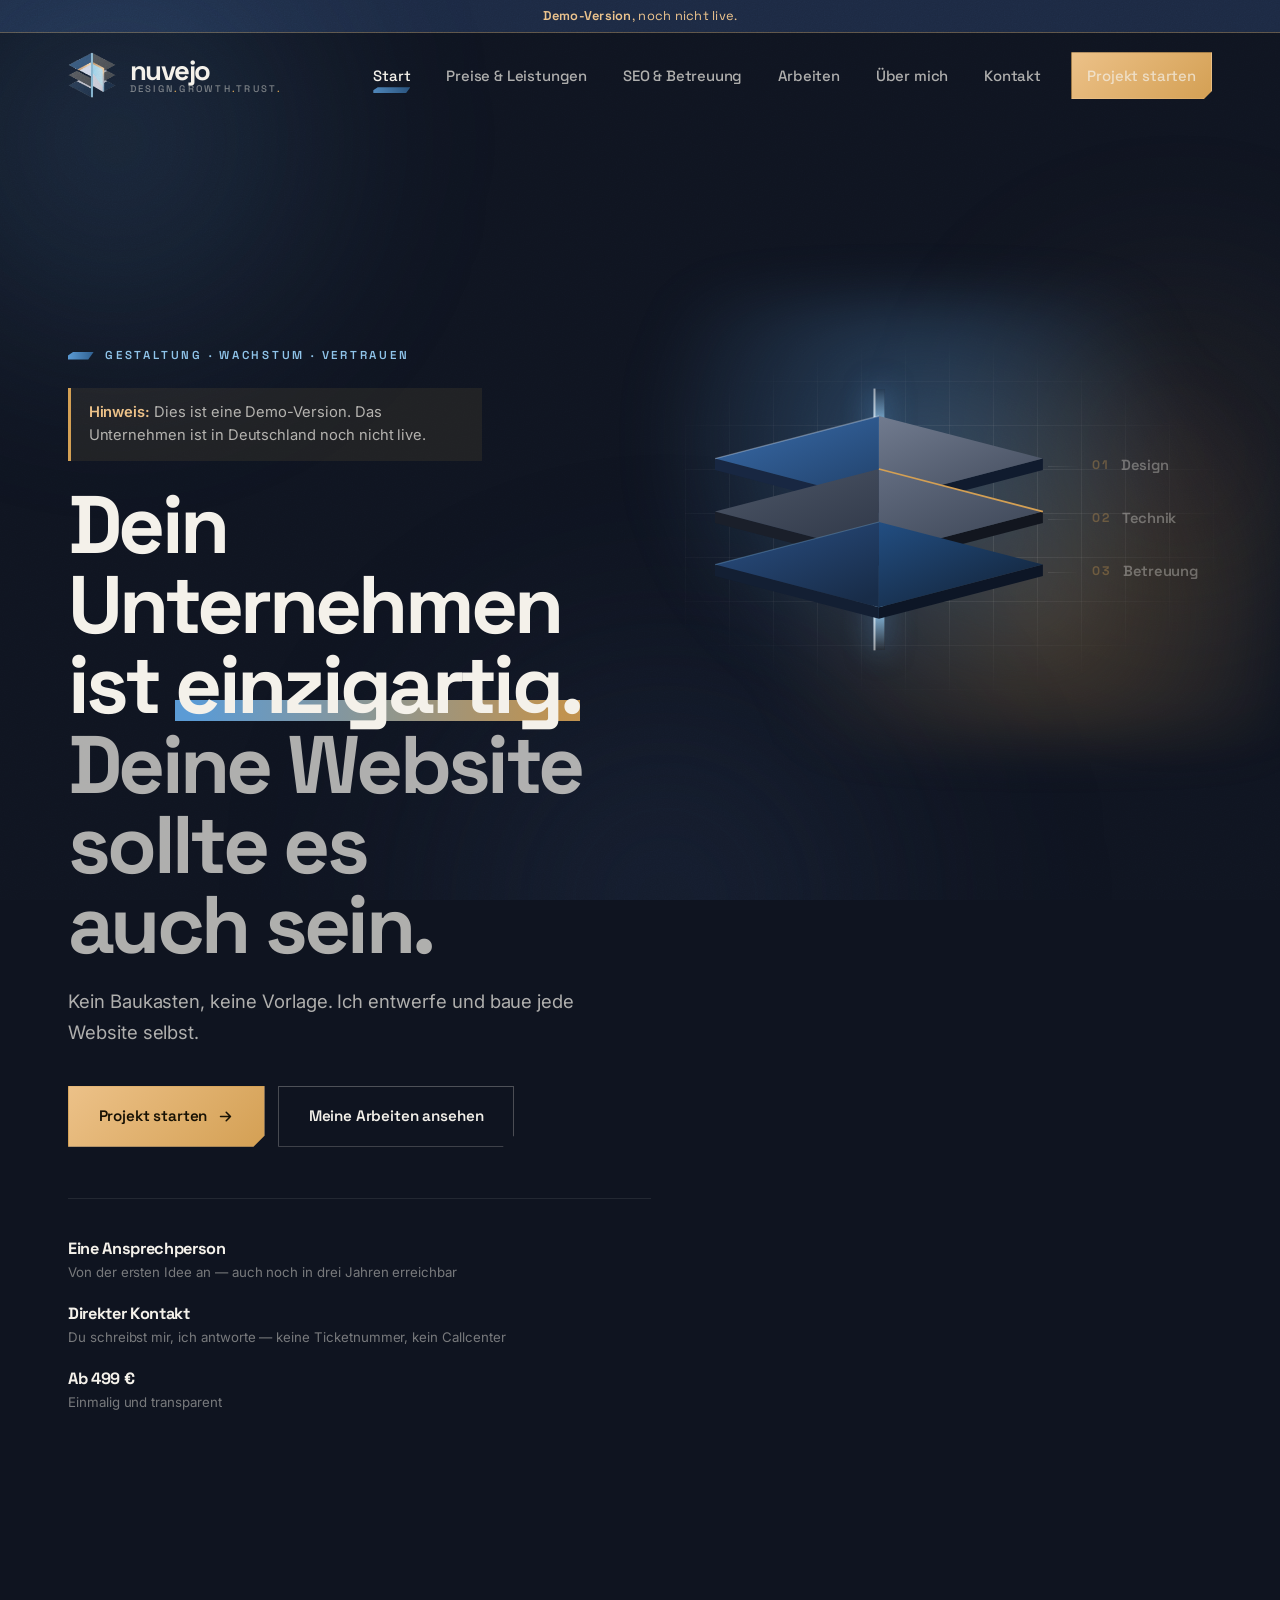
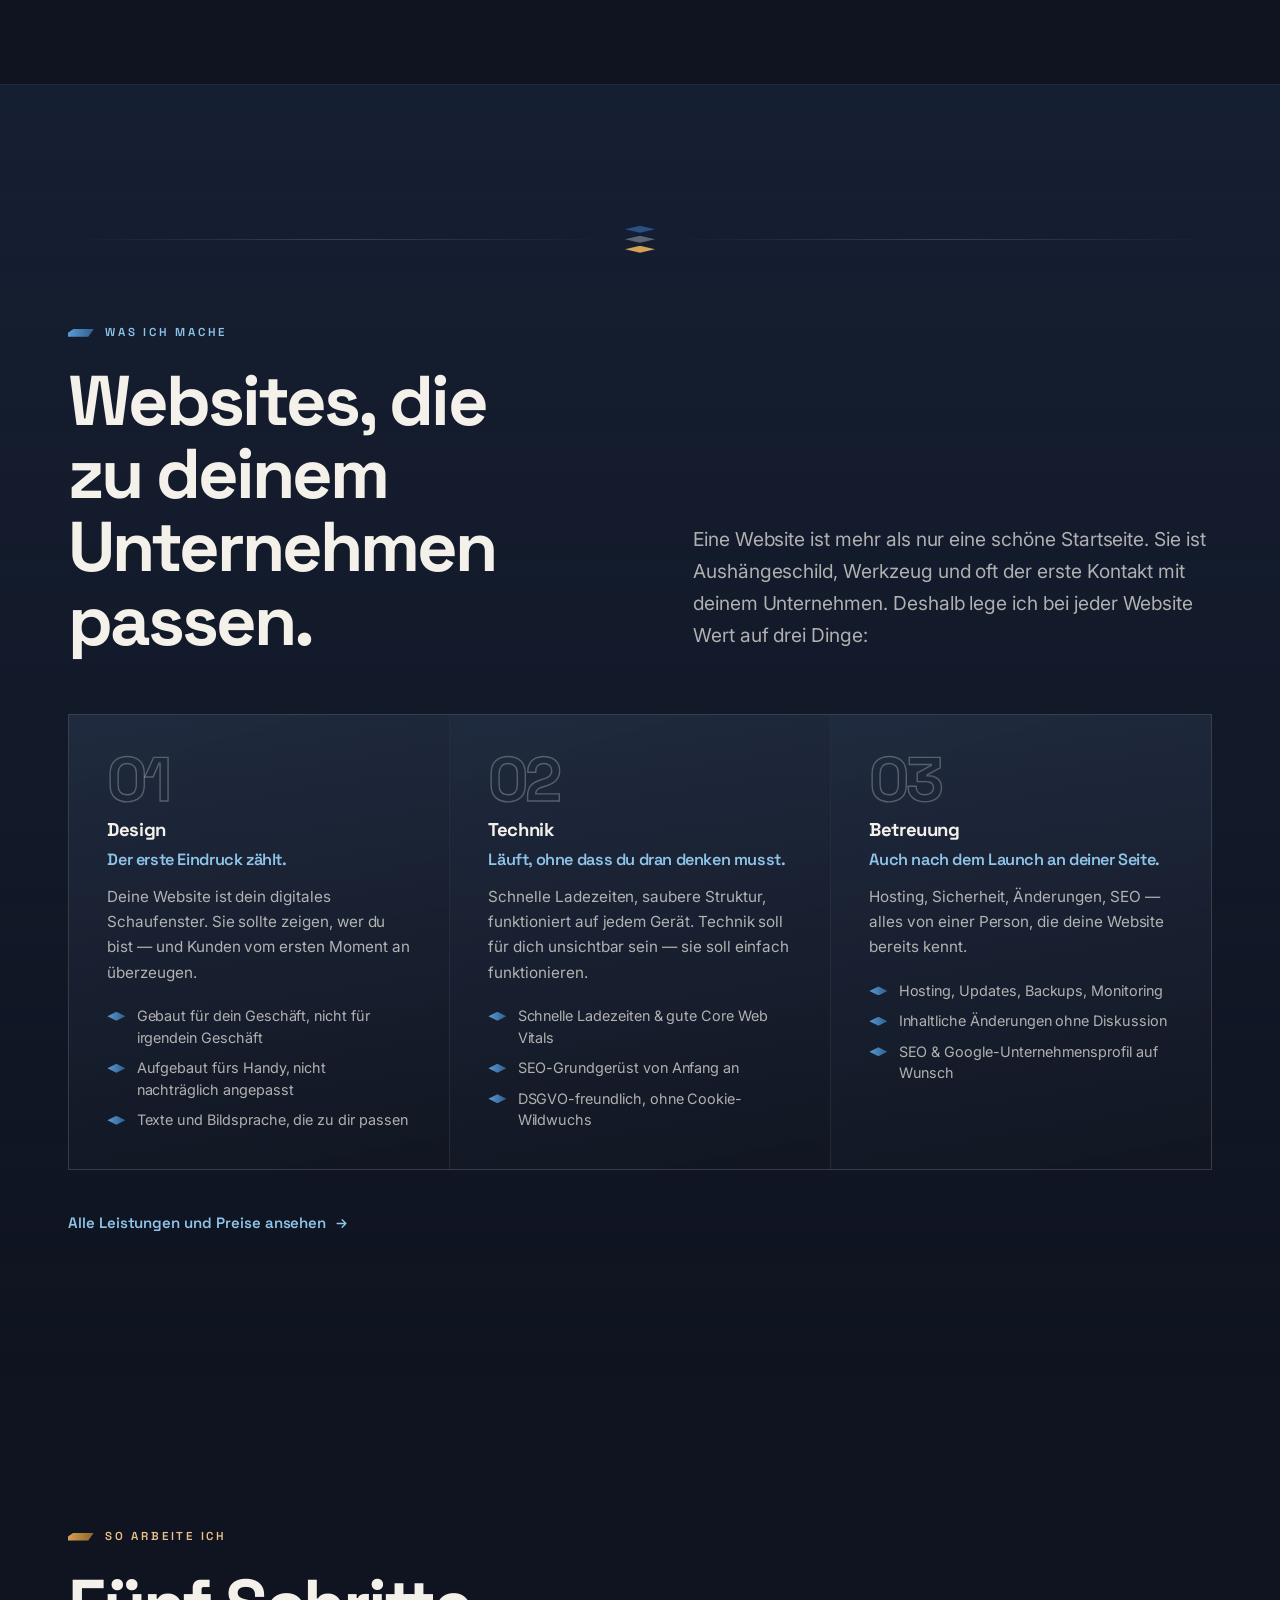
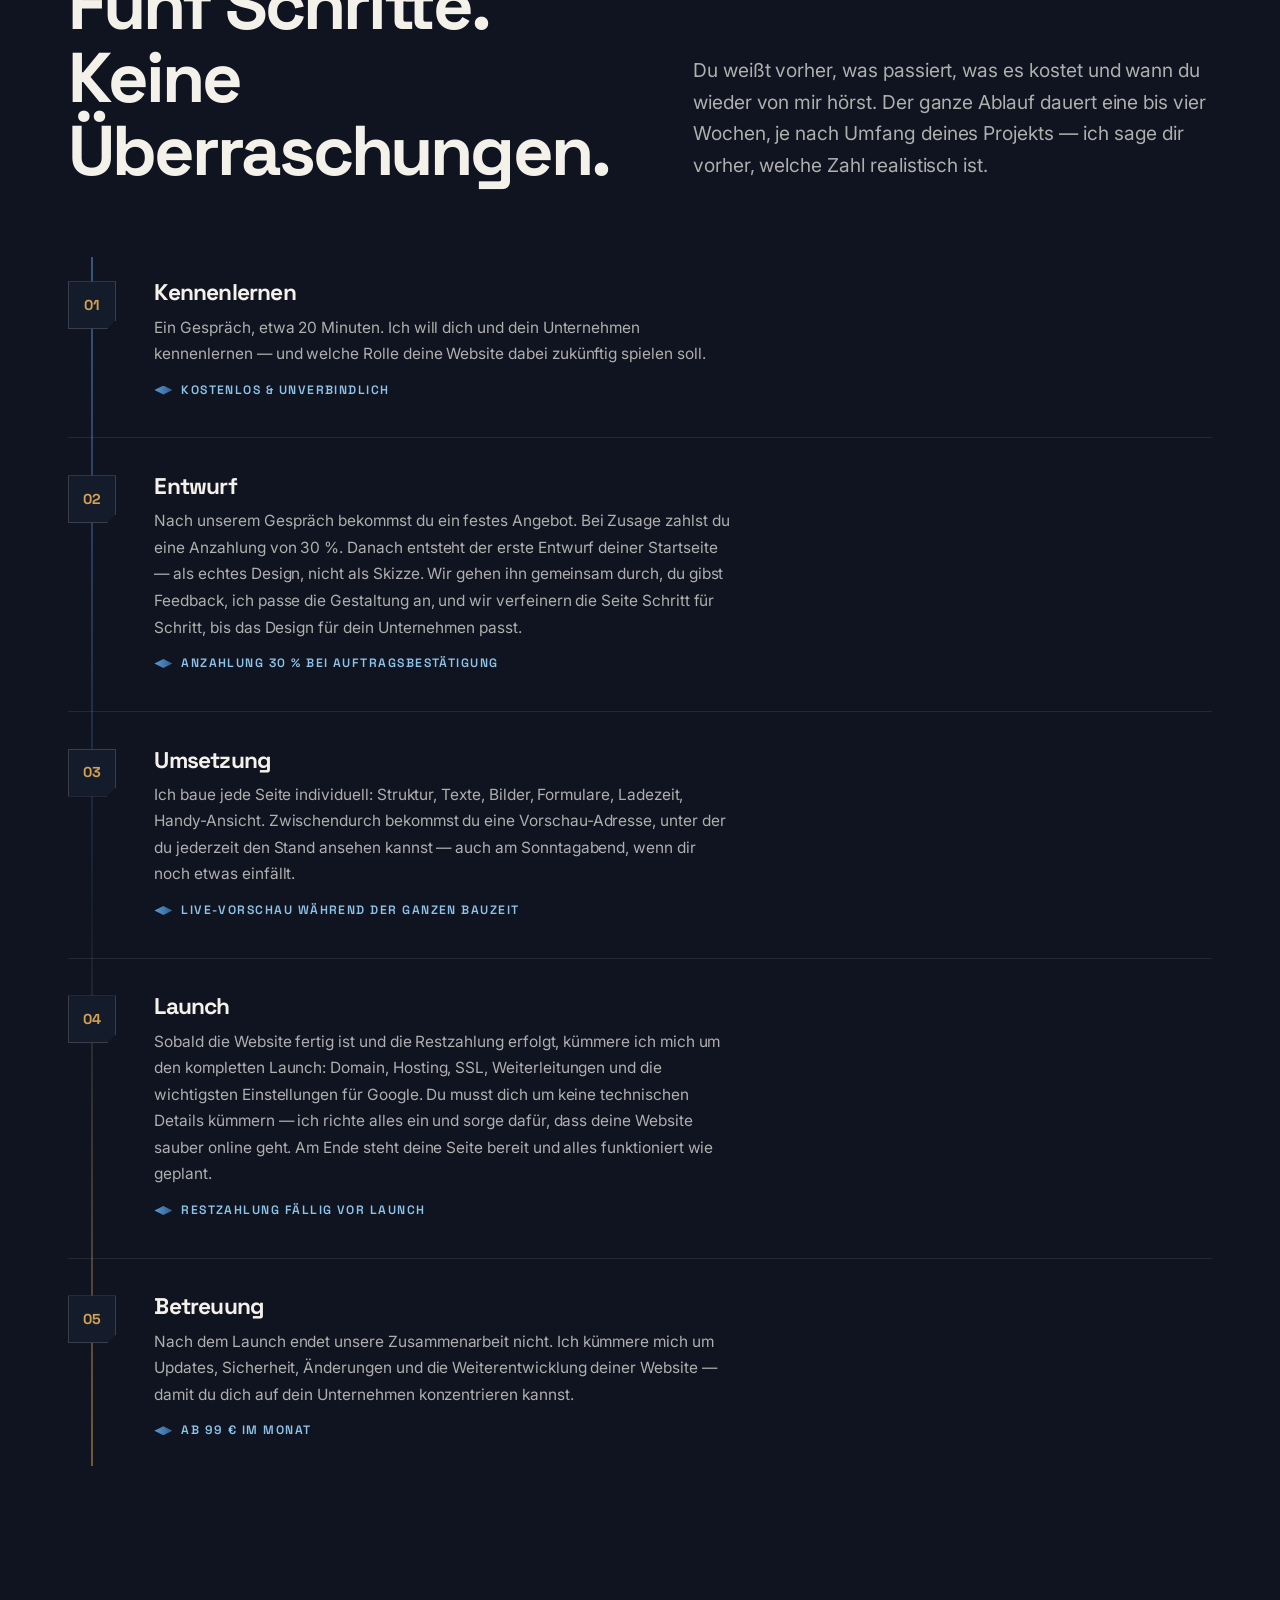
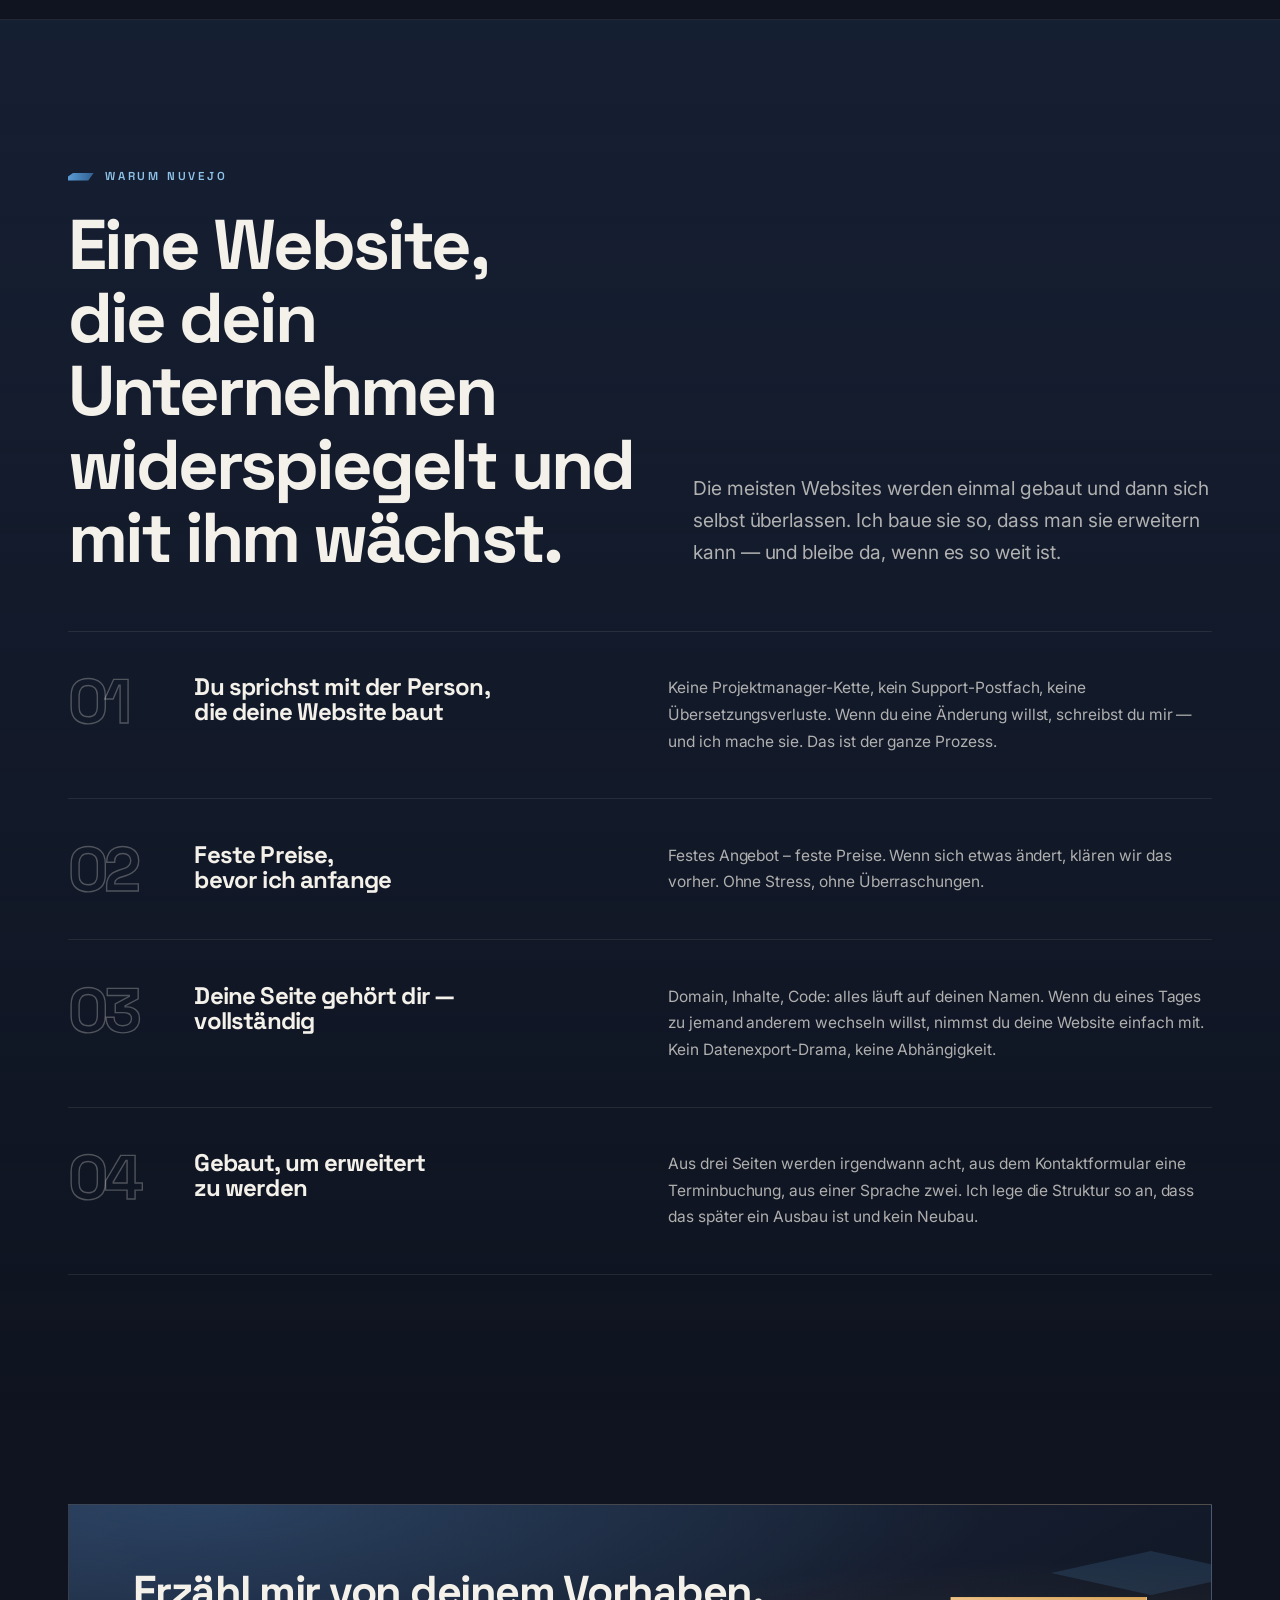
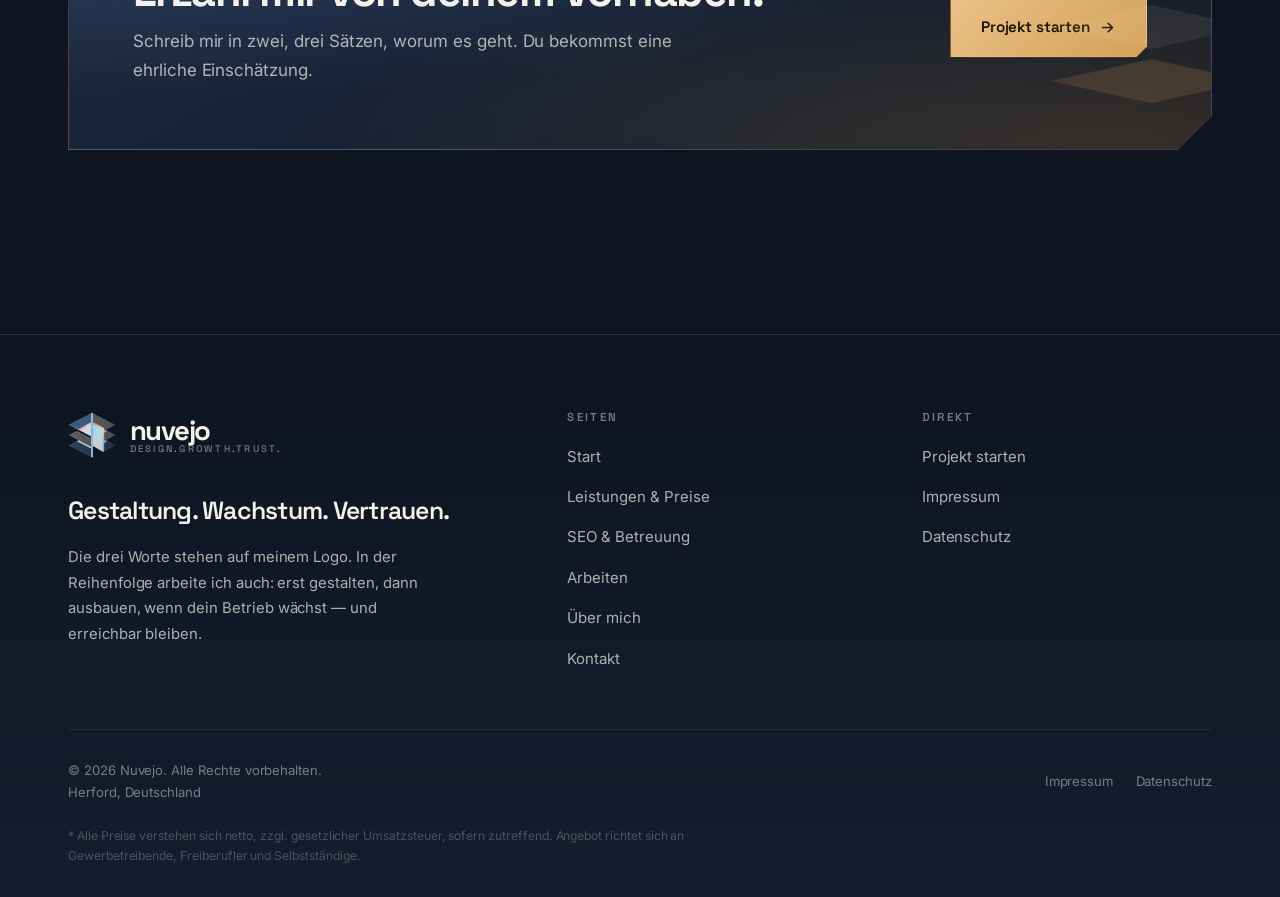
<file: index.html>
<!DOCTYPE html>
<html lang="de">
<head>
<meta charset="UTF-8" />
<meta name="viewport" content="width=device-width, initial-scale=1" />

<title>Nuvejo — Individuelles Webdesign für Unternehmen, die auffallen wollen</title>
<meta name="description" content="Kein Baukasten, keine Vorlage. Ich entwerfe und baue jede Website persönlich — Design, Technik und laufende Betreuung aus einer Hand. Websites ab 499 €." />
<meta name="author" content="Nuvejo" />
<meta name="robots" content="index, follow" />
<meta name="theme-color" content="#0f1420" />
<link rel="canonical" href="https://nuvejo.de/" />

<meta property="og:type" content="website" />
<meta property="og:locale" content="de_DE" />
<meta property="og:site_name" content="Nuvejo" />
<meta property="og:title" content="Nuvejo — Dein Unternehmen ist einzigartig. Deine Website sollte es auch sein." />
<meta property="og:description" content="Kein Baukasten, keine Vorlage. Ich entwerfe und baue jede Website persönlich — Design, Technik und Betreuung aus einer Hand." />
<meta property="og:url" content="https://nuvejo.de/" />
<meta name="twitter:card" content="summary_large_image" />

<link rel="icon" href="assets/img/favicon.svg" type="image/svg+xml" />
<link rel="preconnect" href="https://fonts.googleapis.com" />
<link rel="preconnect" href="https://fonts.gstatic.com" crossorigin />
<link href="https://fonts.googleapis.com/css2?family=Space+Grotesk:wght@400;500;600;700&family=Inter:wght@400;500;600&display=swap" rel="stylesheet" />
<link rel="stylesheet" href="assets/css/styles.css" />

<script type="application/ld+json">
{
  "@context": "https://schema.org",
  "@type": "ProfessionalService",
  "name": "Nuvejo",
  "description": "Individuelles Webdesign, Webentwicklung und laufende Website-Betreuung. Jede Website wird persönlich entworfen und gebaut.",
  "url": "https://nuvejo.de/",
  "slogan": "Design. Growth. Trust.",
  "areaServed": ["DE"],
  "priceRange": "ab 499 €",
  "knowsLanguage": ["de", "en"],
  "makesOffer": [
    { "@type": "Offer", "name": "Website Starter", "price": "499", "priceCurrency": "EUR" },
    { "@type": "Offer", "name": "Website Business", "price": "999", "priceCurrency": "EUR" },
    { "@type": "Offer", "name": "Website Premium", "price": "1499", "priceCurrency": "EUR" },
    { "@type": "Offer", "name": "Website-Partnerschaft", "price": "99", "priceCurrency": "EUR" },
    { "@type": "Offer", "name": "Website-Partnerschaft Wachstum", "price": "299", "priceCurrency": "EUR" }
  ]
}
</script>
<script type="application/ld+json">
{
  "@context": "https://schema.org",
  "@type": "Organization",
  "name": "Nuvejo",
  "url": "https://nuvejo.de/",
  "logo": "https://nuvejo.de/assets/img/nuvejo-mark.png",
  "description": "Individuelles Webdesign und Webentwicklung. Keine Vorlagen, von Hand für deinen Betrieb gebaut.",
  "address": {
    "@type": "PostalAddress",
    "addressLocality": "Herford",
    "addressCountry": "DE"
  },
  "areaServed": ["DE"]
}
</script>
<script type="application/ld+json">
{
  "@context": "https://schema.org",
  "@type": "LocalBusiness",
  "name": "Nuvejo",
  "image": "https://nuvejo.de/assets/img/nuvejo-mark.png",
  "description": "Webdesign & Webentwicklung für Unternehmen in Deutschland",
  "address": {
    "@type": "PostalAddress",
    "addressLocality": "Herford",
    "addressCountry": "DE"
  },
  "areaServed": ["DE"],
  "url": "https://nuvejo.de/",
  "contactPoint": {
    "@type": "ContactPoint",
    "contactType": "Customer Service",
    "url": "https://nuvejo.de/kontakt"
  }
}
</script>
</head>

<body>
<div class="demo-bar" role="note"><strong>Demo-Version</strong>, noch nicht live.</div>
<a class="skip" href="#main">Zum Inhalt springen</a>

<!-- ==========================================================
     Gradient defs shared by the hero's three stack__plate SVGs below
     (each plate references these by id rather than repeating them).
     ========================================================== -->
<svg style="position:absolute;width:0;height:0;overflow:hidden" aria-hidden="true" focusable="false">
  <defs>
    <linearGradient id="mkA1" x1="0" y1="0" x2=".8" y2="1">
      <stop offset="0" stop-color="#396cab" /><stop offset="1" stop-color="#22436d" />
    </linearGradient>
    <linearGradient id="mkB1" x1="0" y1="0" x2=".8" y2="1">
      <stop offset="0" stop-color="#717b8f" /><stop offset="1" stop-color="#454e5f" />
    </linearGradient>
    <linearGradient id="mkA2" x1="0" y1="0" x2=".8" y2="1">
      <stop offset="0" stop-color="#4d5768" /><stop offset="1" stop-color="#313949" />
    </linearGradient>
    <linearGradient id="mkB2" x1="0" y1="0" x2=".8" y2="1">
      <stop offset="0" stop-color="#626c80" /><stop offset="1" stop-color="#3c4555" />
    </linearGradient>
    <linearGradient id="mkA3" x1="0" y1="0" x2=".8" y2="1">
      <stop offset="0" stop-color="#2a5085" /><stop offset="1" stop-color="#182c48" />
    </linearGradient>
    <linearGradient id="mkB3" x1="0" y1="0" x2=".8" y2="1">
      <stop offset="0" stop-color="#224e82" /><stop offset="1" stop-color="#132338" />
    </linearGradient>
  </defs>
</svg>

<div class="aura" aria-hidden="true"><span></span><span></span><span></span></div>
<div class="grain" aria-hidden="true"></div>
<div class="nav-veil" aria-hidden="true"></div>

<!-- ============ MASTHEAD ============ -->
<header class="masthead">
  <div class="shell masthead__in">
    <a class="brand" href="/" aria-label="Nuvejo — Startseite">
      <span class="brand__mark"><img src="assets/img/nuvejo-mark.png" alt="Nuvejo" /></span>
      <span class="brand__type">
        <span class="brand__name">nuvejo</span>
        <span class="brand__tag">Design<i>.</i>Growth<i>.</i>Trust<i>.</i></span>
      </span>
    </a>

    <button class="burger" aria-label="Menü öffnen" aria-expanded="false" aria-controls="mainnav">
      <i></i><i></i><i></i>
    </button>

    <nav class="mainnav" id="mainnav" aria-label="Hauptnavigation">
      <a href="/" aria-current="page">Start</a>
      <a href="/leistungen">Preise &amp; Leistungen</a>
      <a href="/seo-betreuung">SEO &amp; Betreuung</a>
      <a href="/arbeiten">Arbeiten</a>
      <a href="/ueber-mich">Über mich</a>
      <a href="/kontakt">Kontakt</a>
      <a href="/kontakt" class="btn btn--gold btn--sm">Projekt starten</a>
    </nav>
  </div>
</header>

<main id="main">

  <!-- ============ HERO ============ -->
  <section class="hero">
    <div class="shell hero__grid">

      <div class="hero__copy">
        <p class="eyebrow rv">Gestaltung · Wachstum · Vertrauen</p>

        <p class="demo-note rv">
          <strong>Hinweis:</strong> Dies ist eine Demo-Version. Das Unternehmen
          ist in Deutschland noch nicht live.
        </p>

        <h1 class="hero__title rv">
          Dein Unternehmen<br />ist <span class="beamed">einzigartig.</span>
          <span class="l2">Deine Website sollte es auch sein.</span>
        </h1>

        <p class="hero__sub rv">
          Kein Baukasten, keine Vorlage. Ich entwerfe und baue jede Website
          selbst.
        </p>

        <div class="btn-row rv">
          <a href="/kontakt" class="btn btn--gold">
            Projekt starten
            <svg class="btn__ico" viewBox="0 0 24 24" fill="none" stroke="currentColor" stroke-width="2.2" stroke-linecap="round" stroke-linejoin="round" aria-hidden="true"><path d="M5 12h14M13 6l6 6-6 6" /></svg>
          </a>
          <a href="/arbeiten" class="btn btn--line">Meine Arbeiten ansehen</a>
        </div>

        <dl class="hero__proof rv">
          <div>
            <dt>Eine Ansprechperson</dt>
            <dd>Von der ersten Idee an — auch noch in drei Jahren erreichbar</dd>
          </div>
          <div>
            <dt>Direkter Kontakt</dt>
            <dd>Du schreibst mir, ich antworte — keine Ticketnummer, kein Callcenter</dd>
          </div>
          <div>
            <dt>Ab 499 €</dt>
            <dd>Einmalig und transparent</dd>
          </div>
        </dl>
      </div>

      <!-- The signature graphic: three slabs, one beam of light.
           .stage is the scroll track (it stretches to the height of the copy
           column beside it); .stage__pin holds still inside that track while
           the copy scrolls past, and the slabs pull apart in step with how
           far through the pinned range we are. Driven from main.js via --fan;
           --d is each slab's pointer-parallax depth. -->
      <div class="stage" aria-hidden="true">
        <div class="stage__pin">
          <span class="stage__glow"></span>
          <span class="stage__grid"></span>

          <div class="stack">
            <span class="stack__beam"></span>

            <div class="stack__layer" style="--i:0; --d:1">
              <div class="stack__float">
                <svg class="stack__plate" viewBox="0 0 400 122">
                  <path d="M0 52 200 104 200 118 0 66Z" fill="#182742" />
                  <path d="M200 104 400 52 400 66 200 118Z" fill="#101b2e" />
                  <path d="M0 52 200 0 200 104Z" fill="url(#mkA1)" />
                  <path d="M200 0 400 52 200 104Z" fill="url(#mkB1)" />
                  <path d="M0 52 200 0" stroke="rgba(255,255,255,.30)" stroke-width="1.6" fill="none" />
                </svg>
              </div>
              <span class="stack__tag"><b>01</b><em>Design</em></span>
            </div>

            <div class="stack__layer" style="--i:1; --d:.62">
              <div class="stack__float">
                <svg class="stack__plate" viewBox="0 0 400 122">
                  <path d="M0 52 200 104 200 118 0 66Z" fill="#1a1f2a" />
                  <path d="M200 104 400 52 400 66 200 118Z" fill="#12161f" />
                  <path d="M0 52 200 0 200 104Z" fill="url(#mkA2)" />
                  <path d="M200 0 400 52 200 104Z" fill="url(#mkB2)" />
                  <path d="M200 0 400 52" stroke="#d4a054" stroke-width="2.2" fill="none" />
                </svg>
              </div>
              <span class="stack__tag"><b>02</b><em>Technik</em></span>
            </div>

            <div class="stack__layer" style="--i:2; --d:.3">
              <div class="stack__float">
                <svg class="stack__plate" viewBox="0 0 400 122">
                  <path d="M0 52 200 104 200 118 0 66Z" fill="#131f33" />
                  <path d="M200 104 400 52 400 66 200 118Z" fill="#0d1626" />
                  <path d="M0 52 200 0 200 104Z" fill="url(#mkA3)" />
                  <path d="M200 0 400 52 200 104Z" fill="url(#mkB3)" />
                  <path d="M0 52 200 0" stroke="rgba(143,196,234,.28)" stroke-width="1.4" fill="none" />
                </svg>
              </div>
              <span class="stack__tag"><b>03</b><em>Betreuung</em></span>
            </div>
          </div>
        </div>
      </div>

    </div>
  </section>

  <!-- ============ LEISTUNGEN OVERVIEW ============ -->
  <section class="band band--raise" aria-labelledby="was-title">
    <div class="shell">
      <div class="seam rv" aria-hidden="true">
        <span class="seam__stack"><i></i><i></i><i></i></span>
      </div>

      <div class="head head--split" style="margin-top: clamp(2.5rem, 5vw, 4rem)">
        <div class="rv">
          <p class="eyebrow">Was ich mache</p>
          <h2 class="h-1" id="was-title">Websites, die zu deinem<br />Unternehmen passen.</h2>
        </div>
        <p class="lede head__aside rv">
          Eine Website ist mehr als nur eine schöne Startseite. Sie ist
          Aushängeschild, Werkzeug und oft der erste Kontakt mit deinem
          Unternehmen. Deshalb lege ich bei jeder Website Wert auf drei Dinge:
        </p>
      </div>

      <div class="cards" style="margin-top: clamp(2.5rem, 5vw, 3.5rem)">
        <article class="card rv">
          <span class="index">01</span>
          <h3>Design</h3>
          <p class="card__say">Der erste Eindruck zählt.</p>
          <p>
            Deine Website ist dein digitales Schaufenster. Sie sollte zeigen,
            wer du bist — und Kunden vom ersten Moment an überzeugen.
          </p>
          <ul class="card__list">
            <li><span class="plate-dot"></span>Gebaut für dein Geschäft, nicht für irgendein Geschäft</li>
            <li><span class="plate-dot"></span>Aufgebaut fürs Handy, nicht nachträglich angepasst</li>
            <li><span class="plate-dot"></span>Texte und Bildsprache, die zu dir passen</li>
          </ul>
        </article>

        <article class="card rv">
          <span class="index">02</span>
          <h3>Technik</h3>
          <p class="card__say">Läuft, ohne dass du dran denken musst.</p>
          <p>
            Schnelle Ladezeiten, saubere Struktur, funktioniert auf jedem
            Gerät. Technik soll für dich unsichtbar sein — sie soll einfach
            funktionieren.
          </p>
          <ul class="card__list">
            <li><span class="plate-dot"></span>Schnelle Ladezeiten &amp; gute Core Web Vitals</li>
            <li><span class="plate-dot"></span>SEO-Grundgerüst von Anfang an</li>
            <li><span class="plate-dot"></span>DSGVO-freundlich, ohne Cookie-Wildwuchs</li>
          </ul>
        </article>

        <article class="card rv">
          <span class="index">03</span>
          <h3>Betreuung</h3>
          <p class="card__say">Auch nach dem Launch an deiner Seite.</p>
          <p>
            Hosting, Sicherheit, Änderungen, SEO — alles von einer Person, die
            deine Website bereits kennt.
          </p>
          <ul class="card__list">
            <li><span class="plate-dot"></span>Hosting, Updates, Backups, Monitoring</li>
            <li><span class="plate-dot"></span>Inhaltliche Änderungen ohne Diskussion</li>
            <li><span class="plate-dot"></span>SEO &amp; Google-Unternehmensprofil auf Wunsch</li>
          </ul>
        </article>
      </div>

      <div class="btn-row rv" style="margin-top: 2.5rem">
        <a href="/leistungen" class="tlink">
          Alle Leistungen und Preise ansehen
          <svg viewBox="0 0 24 24" fill="none" stroke="currentColor" stroke-width="2.2" stroke-linecap="round" stroke-linejoin="round" aria-hidden="true"><path d="M5 12h14M13 6l6 6-6 6" /></svg>
        </a>
      </div>
    </div>
  </section>

  <!-- ============ SO ARBEITE ICH ============ -->
  <section class="band" aria-labelledby="prozess-title">
    <div class="shell">
      <div class="head head--split">
        <div class="rv">
          <p class="eyebrow eyebrow--gold">So arbeite ich</p>
          <h2 class="h-1" id="prozess-title">Fünf Schritte.<br />Keine Überraschungen.</h2>
        </div>
        <p class="lede head__aside rv">
          Du weißt vorher, was passiert, was es kostet und wann du wieder von mir
          hörst. Der ganze Ablauf dauert eine bis vier Wochen, je nach Umfang
          deines Projekts — ich sage dir vorher, welche Zahl realistisch ist.
        </p>
      </div>

      <ol class="flow" style="margin-top: clamp(2.5rem, 5vw, 3.5rem)">
        <li class="step rv">
          <span class="step__mark">01</span>
          <div class="step__body">
            <h3>Kennenlernen</h3>
            <p>
              Ein Gespräch, etwa 20 Minuten. Ich will dich und dein Unternehmen
              kennenlernen — und welche Rolle deine Website dabei zukünftig
              spielen soll.
            </p>
            <span class="step__meta"><span class="plate-dot"></span>Kostenlos &amp; unverbindlich</span>
          </div>
        </li>

        <li class="step rv">
          <span class="step__mark">02</span>
          <div class="step__body">
            <h3>Entwurf</h3>
            <p>
              Nach unserem Gespräch bekommst du ein festes Angebot. Bei Zusage
              zahlst du eine Anzahlung von 30 %. Danach entsteht der erste
              Entwurf deiner Startseite — als echtes Design, nicht als Skizze.
              Wir gehen ihn gemeinsam durch, du gibst Feedback, ich passe die
              Gestaltung an, und wir verfeinern die Seite Schritt für Schritt,
              bis das Design für dein Unternehmen passt.
            </p>
            <span class="step__meta"><span class="plate-dot"></span>Anzahlung 30 % bei Auftragsbestätigung</span>
          </div>
        </li>

        <li class="step rv">
          <span class="step__mark">03</span>
          <div class="step__body">
            <h3>Umsetzung</h3>
            <p>
              Ich baue jede Seite individuell: Struktur, Texte, Bilder, Formulare,
              Ladezeit, Handy-Ansicht. Zwischendurch bekommst du eine
              Vorschau-Adresse, unter der du jederzeit den Stand ansehen kannst
              — auch am Sonntagabend, wenn dir noch etwas einfällt.
            </p>
            <span class="step__meta"><span class="plate-dot"></span>Live-Vorschau während der ganzen Bauzeit</span>
          </div>
        </li>

        <li class="step rv">
          <span class="step__mark">04</span>
          <div class="step__body">
            <h3>Launch</h3>
            <p>
              Sobald die Website fertig ist und die Restzahlung erfolgt,
              kümmere ich mich um den kompletten Launch: Domain, Hosting, SSL,
              Weiterleitungen und die wichtigsten Einstellungen für Google. Du
              musst dich um keine technischen Details kümmern — ich richte
              alles ein und sorge dafür, dass deine Website sauber online
              geht. Am Ende steht deine Seite bereit und alles funktioniert
              wie geplant.
            </p>
            <span class="step__meta"><span class="plate-dot"></span>Restzahlung fällig vor Launch</span>
          </div>
        </li>

        <li class="step rv">
          <span class="step__mark">05</span>
          <div class="step__body">
            <h3>Betreuung</h3>
            <p>
              Nach dem Launch endet unsere Zusammenarbeit nicht. Ich kümmere
              mich um Updates, Sicherheit, Änderungen und die Weiterentwicklung
              deiner Website — damit du dich auf dein Unternehmen konzentrieren
              kannst.
            </p>
            <span class="step__meta"><span class="plate-dot"></span>Ab 99 € im Monat</span>
          </div>
        </li>
      </ol>
    </div>
  </section>

  <!-- ============ WARUM / VERTRAUEN ============ -->
  <section class="band band--raise" aria-labelledby="warum-title">
    <div class="shell">
      <div class="head head--split">
        <div class="rv">
          <p class="eyebrow">Warum Nuvejo</p>
          <h2 class="h-1" id="warum-title">Eine Website, die dein Unternehmen<br />widerspiegelt und mit ihm wächst.</h2>
        </div>
        <p class="lede head__aside rv">
          Die meisten Websites werden einmal gebaut und dann sich selbst
          überlassen. Ich baue sie so, dass man sie erweitern kann — und bleibe
          da, wenn es so weit ist.
        </p>
      </div>

      <div class="rows" style="margin-top: clamp(2.5rem, 5vw, 3.5rem)">
        <article class="row rv">
          <span class="index">01</span>
          <h3>Du sprichst mit der Person,<br />die deine Website baut</h3>
          <p>
            Keine Projektmanager-Kette, kein Support-Postfach, keine
            Übersetzungsverluste. Wenn du eine Änderung willst, schreibst du mir
            — und ich mache sie. Das ist der ganze Prozess.
          </p>
        </article>

        <article class="row rv">
          <span class="index">02</span>
          <h3>Feste Preise,<br />bevor ich anfange</h3>
          <p>
            Festes Angebot – feste Preise. Wenn sich etwas ändert, klären wir
            das vorher. Ohne Stress, ohne Überraschungen.
          </p>
        </article>

        <article class="row rv">
          <span class="index">03</span>
          <h3>Deine Seite gehört dir —<br />vollständig</h3>
          <p>
            Domain, Inhalte, Code: alles läuft auf deinen Namen. Wenn du eines
            Tages zu jemand anderem wechseln willst, nimmst du deine Website
            einfach mit. Kein Datenexport-Drama, keine Abhängigkeit.
          </p>
        </article>

        <article class="row rv">
          <span class="index">04</span>
          <h3>Gebaut, um erweitert<br />zu werden</h3>
          <p>
            Aus drei Seiten werden irgendwann acht, aus dem Kontaktformular eine
            Terminbuchung, aus einer Sprache zwei. Ich lege die Struktur so an,
            dass das später ein Ausbau ist und kein Neubau.
          </p>
        </article>
      </div>
    </div>
  </section>

  <!-- ============ CTA ============ -->
  <section class="band band--tight">
    <div class="shell">
      <div class="cta rv">
        <div>
          <h2>Erzähl mir von deinem Vorhaben.</h2>
          <p>
            Schreib mir in zwei, drei Sätzen, worum es geht. Du bekommst eine
            ehrliche Einschätzung.
          </p>
        </div>
        <div class="btn-row">
          <a href="/kontakt" class="btn btn--gold">
            Projekt starten
            <svg class="btn__ico" viewBox="0 0 24 24" fill="none" stroke="currentColor" stroke-width="2.2" stroke-linecap="round" stroke-linejoin="round" aria-hidden="true"><path d="M5 12h14M13 6l6 6-6 6" /></svg>
          </a>
        </div>
        <span class="cta__plates" aria-hidden="true"><i></i><i></i><i></i></span>
      </div>
    </div>
  </section>

</main>

<!-- ============ FOOTER ============ -->
<footer class="footer">
  <div class="shell">
    <div class="footer__top">
      <div class="footer__brand">
        <a class="brand" href="/" aria-label="Nuvejo — Startseite">
          <span class="brand__mark"><img src="assets/img/nuvejo-mark.png" alt="Nuvejo" /></span>
          <span class="brand__type">
            <span class="brand__name">nuvejo</span>
            <span class="brand__tag">Design<i>.</i>Growth<i>.</i>Trust<i>.</i></span>
          </span>
        </a>
        <p class="footer__say">Gestaltung. Wachstum. Vertrauen.</p>
        <p class="muted" style="max-width: 40ch; font-size: .93rem">
          Die drei Worte stehen auf meinem Logo. In der Reihenfolge arbeite ich
          auch: erst gestalten, dann ausbauen, wenn dein Betrieb wächst — und
          erreichbar bleiben.
        </p>
      </div>

      <div class="footer__col">
        <h4>Seiten</h4>
        <ul>
          <li><a href="/">Start</a></li>
          <li><a href="/leistungen">Leistungen &amp; Preise</a></li>
          <li><a href="/seo-betreuung">SEO &amp; Betreuung</a></li>
          <li><a href="/arbeiten">Arbeiten</a></li>
          <li><a href="/ueber-mich">Über mich</a></li>
          <li><a href="/kontakt">Kontakt</a></li>
        </ul>
      </div>

      <div class="footer__col">
        <h4>Direkt</h4>
        <ul>
          <li><a href="/kontakt">Projekt starten</a></li>
          <li><a href="/impressum">Impressum</a></li>
          <li><a href="/datenschutz">Datenschutz</a></li>
        </ul>
      </div>
    </div>

    <div class="footer__bottom">
      <p>
        © <span data-year>2026</span> Nuvejo. Alle Rechte vorbehalten.<br />
        Herford, Deutschland
      </p>
      <nav class="footer__legal" aria-label="Rechtliches">
        <a href="/impressum">Impressum</a>
        <a href="/datenschutz">Datenschutz</a>
      </nav>
    </div>

    <p class="footer__note" id="preishinweis">
      * Alle Preise verstehen sich netto, zzgl. gesetzlicher Umsatzsteuer,
      sofern zutreffend. Angebot richtet sich an Gewerbetreibende, Freiberufler
      und Selbstständige.
    </p>
  </div>
</footer>

<script src="assets/js/main.js"></script>
</body>
</html>
</file>
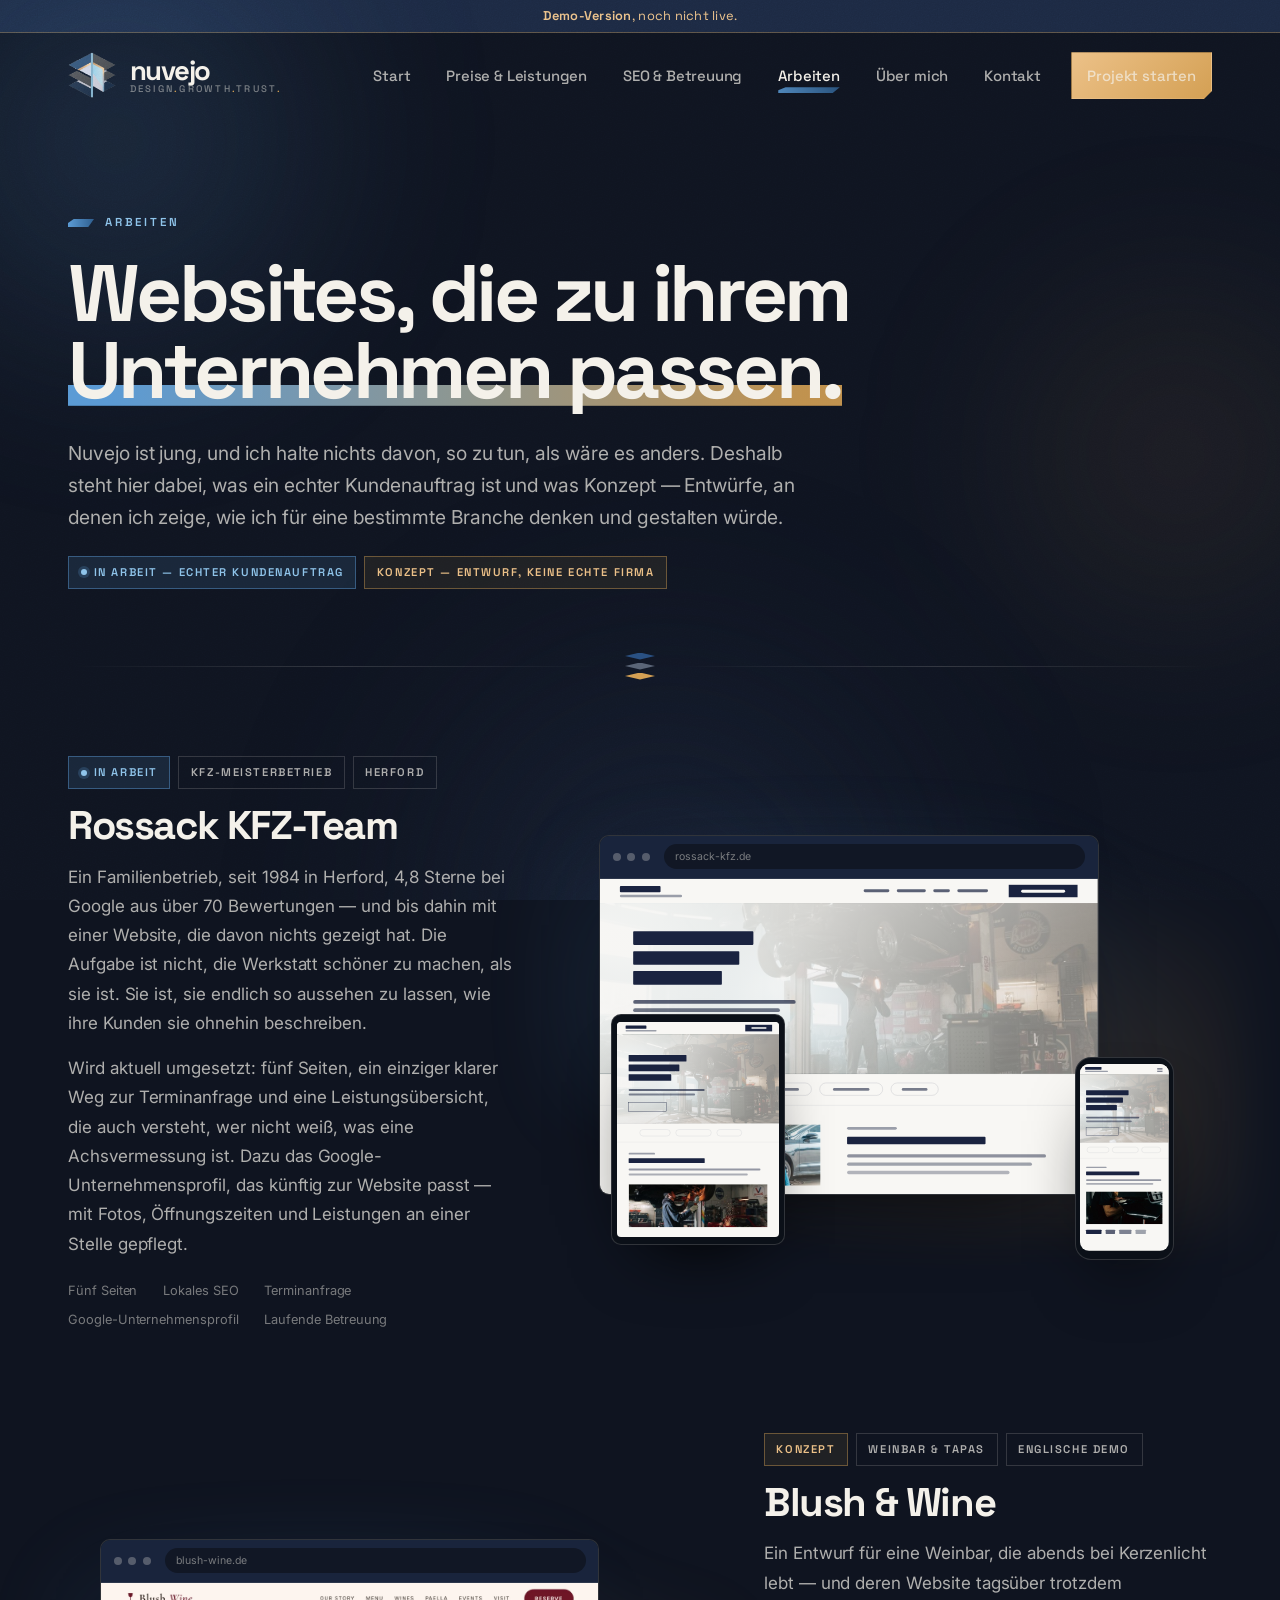
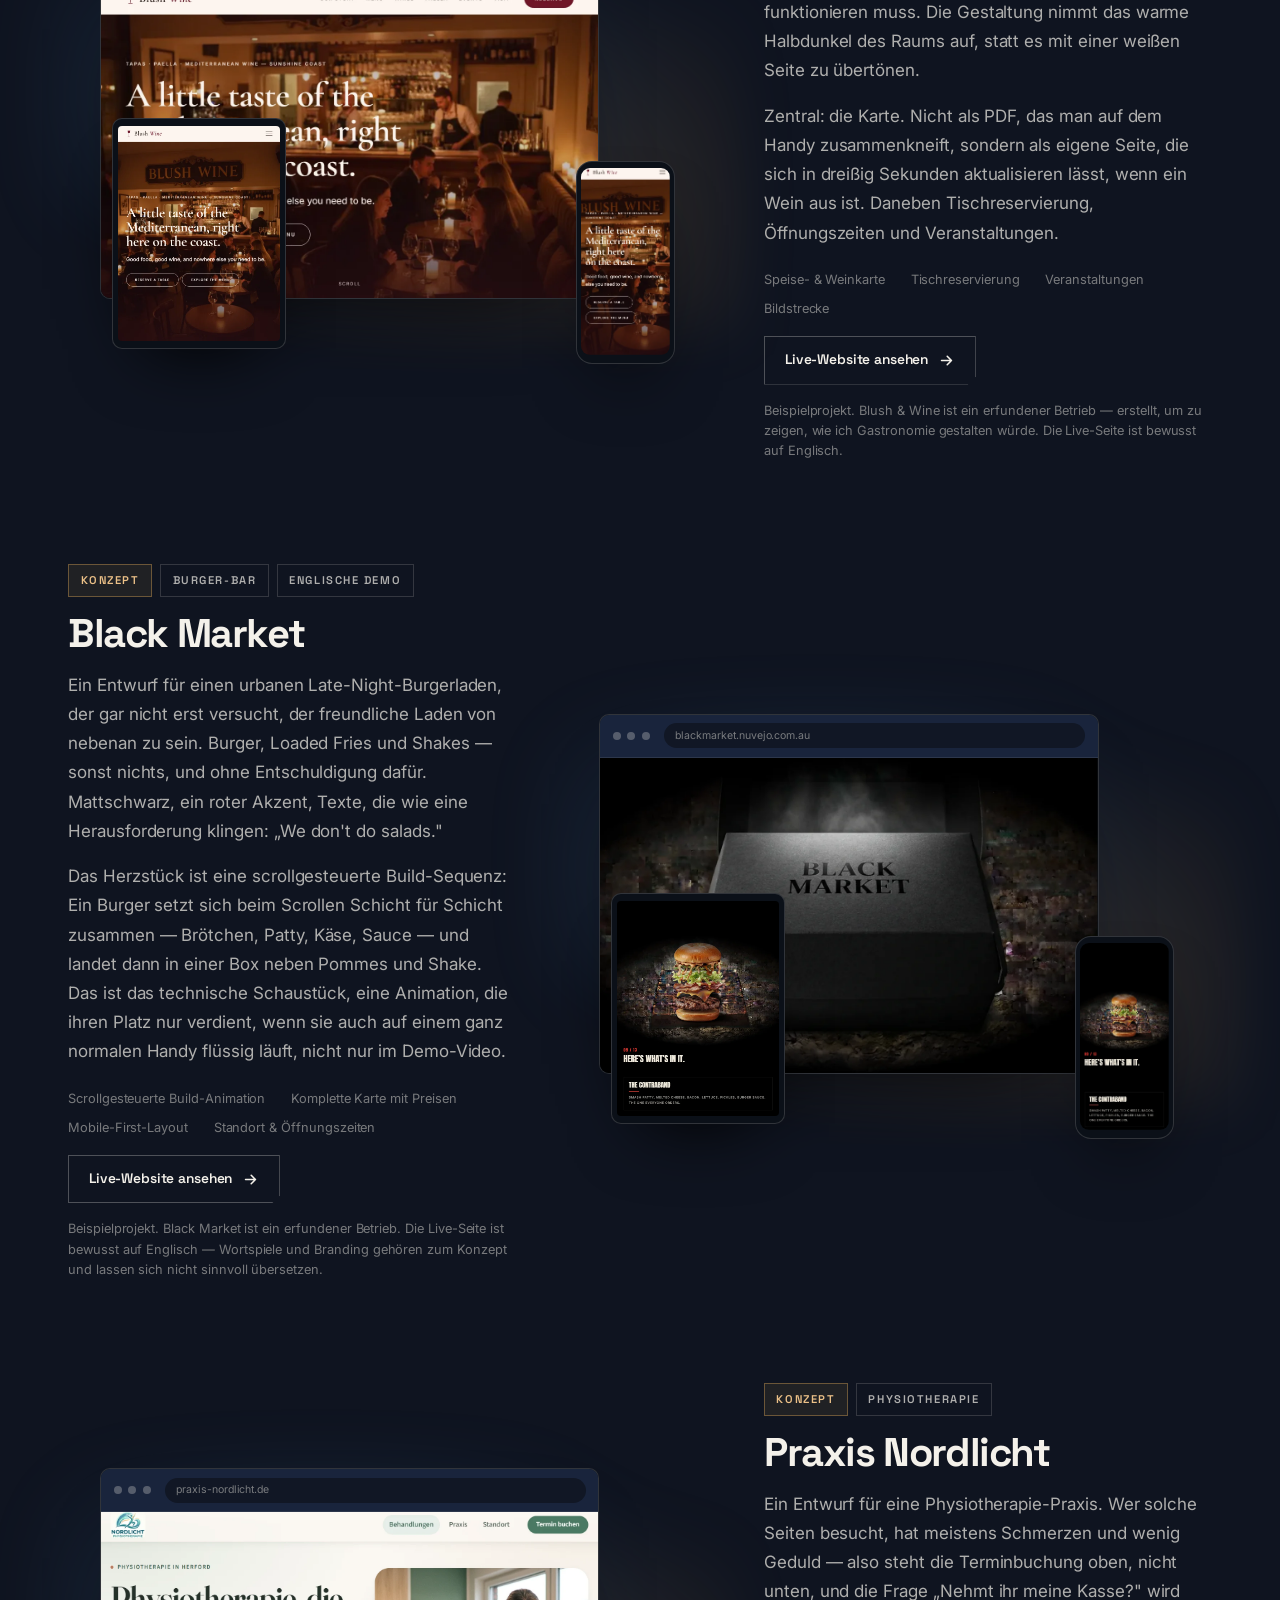
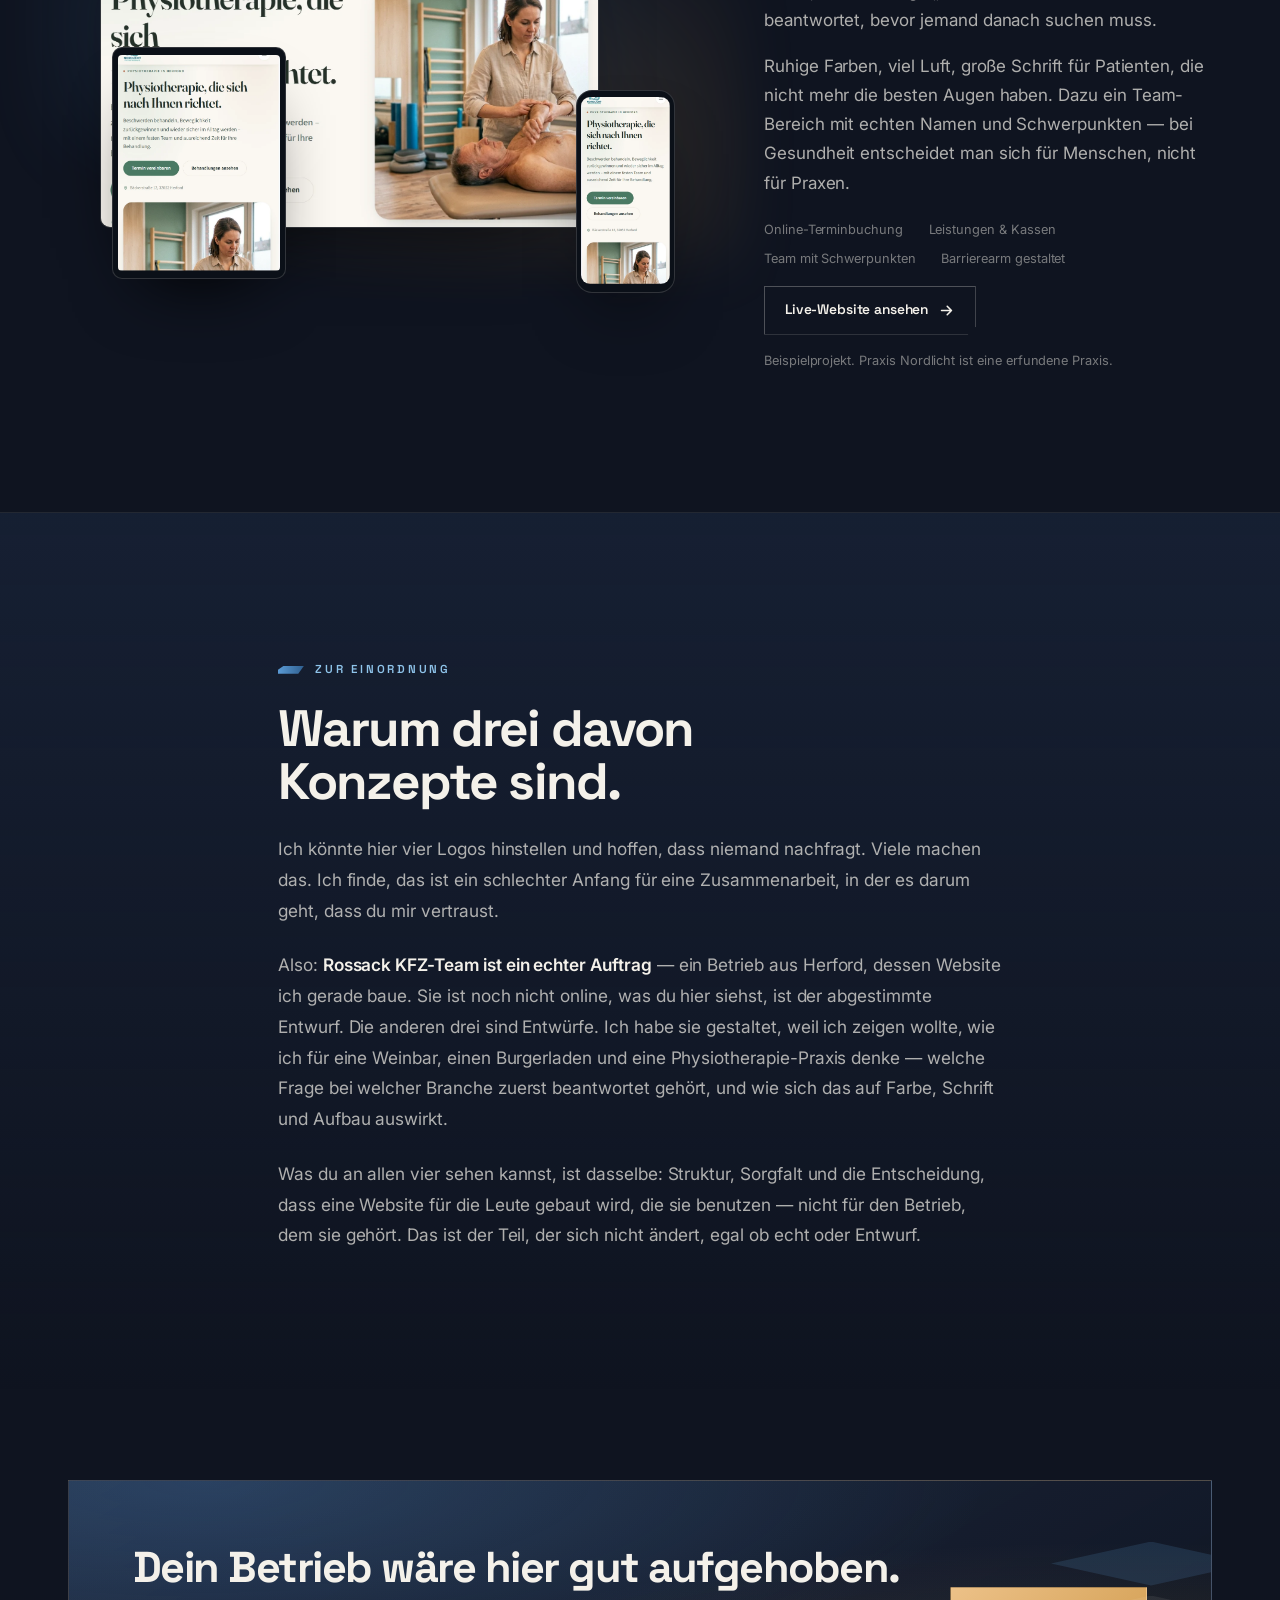
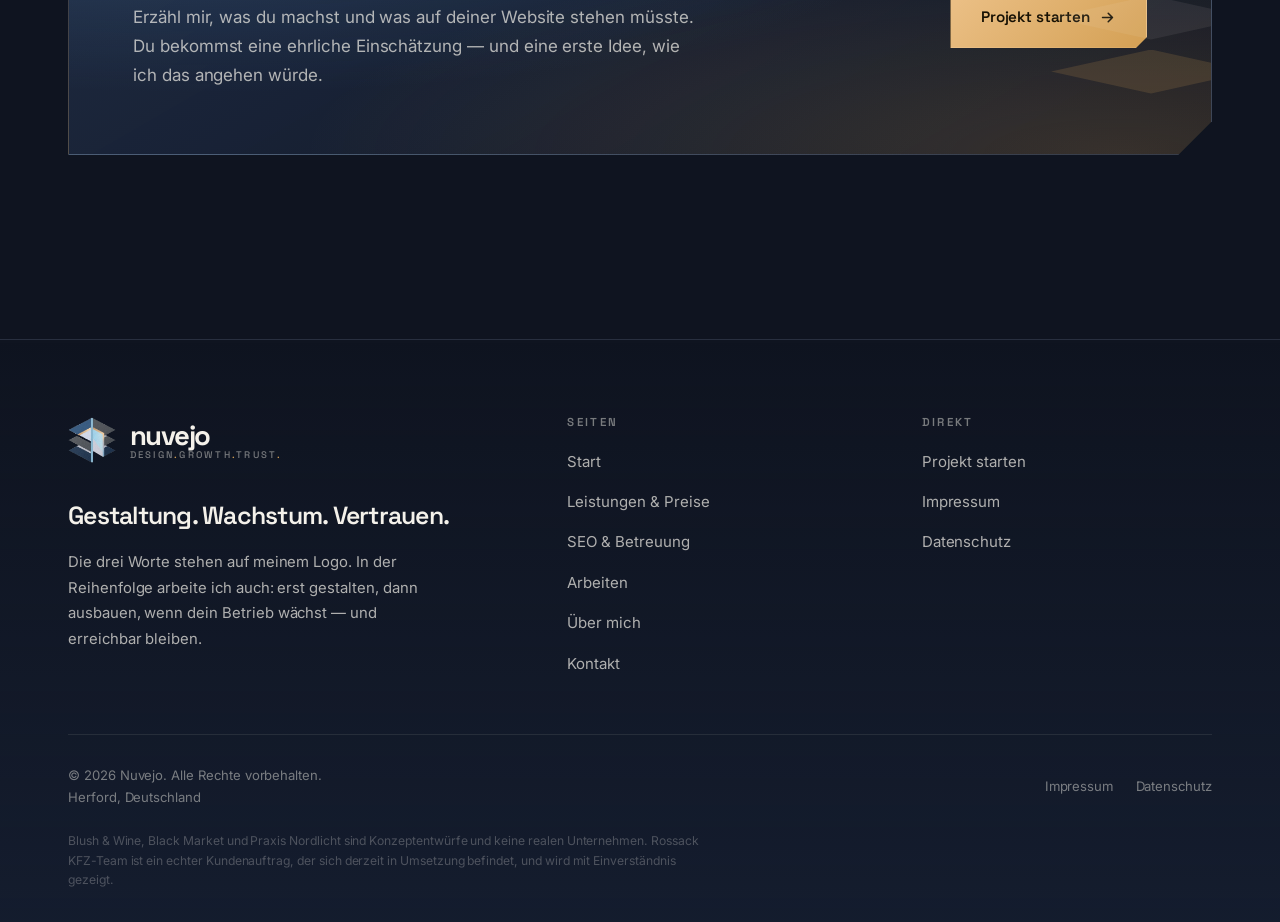
<file: arbeiten.html>
<!DOCTYPE html>
<html lang="de">
<head>
<meta charset="UTF-8" />
<meta name="viewport" content="width=device-width, initial-scale=1" />

<title>Arbeiten — Nuvejo</title>
<meta name="description" content="Ein laufender Kundenauftrag und drei Konzeptentwürfe: Rossack KFZ-Team, Blush &amp; Wine, Black Market und Praxis Nordlicht — jeweils auf Desktop, Tablet und Handy." />
<meta name="robots" content="index, follow" />
<meta name="theme-color" content="#0f1420" />
<link rel="canonical" href="https://nuvejo.de/arbeiten" />

<meta property="og:type" content="website" />
<meta property="og:locale" content="de_DE" />
<meta property="og:site_name" content="Nuvejo" />
<meta property="og:title" content="Arbeiten — Nuvejo" />
<meta property="og:description" content="Ein laufender Kundenauftrag und drei Konzeptentwürfe — ehrlich gekennzeichnet." />

<link rel="icon" href="assets/img/favicon.svg" type="image/svg+xml" />
<link rel="preconnect" href="https://fonts.googleapis.com" />
<link rel="preconnect" href="https://fonts.gstatic.com" crossorigin />
<link href="https://fonts.googleapis.com/css2?family=Space+Grotesk:wght@400;500;600;700&family=Inter:wght@400;500;600&display=swap" rel="stylesheet" />
<link rel="stylesheet" href="assets/css/styles.css" />
</head>

<body>
<div class="demo-bar" role="note"><strong>Demo-Version</strong>, noch nicht live.</div>
<a class="skip" href="#main">Zum Inhalt springen</a>


<div class="aura" aria-hidden="true"><span></span><span></span><span></span></div>
<div class="grain" aria-hidden="true"></div>
<div class="nav-veil" aria-hidden="true"></div>

<header class="masthead">
  <div class="shell masthead__in">
    <a class="brand" href="/" aria-label="Nuvejo — Startseite">
      <span class="brand__mark"><img src="assets/img/nuvejo-mark.png" alt="Nuvejo" /></span>
      <span class="brand__type">
        <span class="brand__name">nuvejo</span>
        <span class="brand__tag">Design<i>.</i>Growth<i>.</i>Trust<i>.</i></span>
      </span>
    </a>
    <button class="burger" aria-label="Menü öffnen" aria-expanded="false" aria-controls="mainnav"><i></i><i></i><i></i></button>
    <nav class="mainnav" id="mainnav" aria-label="Hauptnavigation">
      <a href="/">Start</a>
      <a href="/leistungen">Preise &amp; Leistungen</a>
      <a href="/seo-betreuung">SEO &amp; Betreuung</a>
      <a href="/arbeiten" aria-current="page">Arbeiten</a>
      <a href="/ueber-mich">Über mich</a>
      <a href="/kontakt">Kontakt</a>
      <a href="/kontakt" class="btn btn--gold btn--sm">Projekt starten</a>
    </nav>
  </div>
</header>

<main id="main">

  <!-- ============ PAGE HEADER ============ -->
  <section class="phead">
    <div class="shell phead__grid">
      <div>
        <p class="eyebrow rv">Arbeiten</p>
        <h1 class="phead__title rv">Websites, die zu ihrem<br /><span class="beamed">Unternehmen passen.</span></h1>
      </div>
    </div>
    <div class="shell">
      <p class="lede rv" style="margin-top: 1.8rem">
        Nuvejo ist jung, und ich halte nichts davon, so zu tun, als wäre es
        anders. Deshalb steht hier dabei, was ein echter Kundenauftrag ist und
        was Konzept — Entwürfe, an denen ich zeige, wie ich für eine bestimmte
        Branche denken und gestalten würde.
      </p>
      <div class="work__badges rv" style="margin-top: 1.4rem">
        <span class="chip chip--wip"><i></i>In Arbeit — echter Kundenauftrag</span>
        <span class="chip chip--concept">Konzept — Entwurf, keine echte Firma</span>
      </div>
    </div>
  </section>

  <!-- ============ PROJEKTE ============ -->
  <section class="band band--flush-t" aria-label="Projekte">
    <div class="shell">
      <div class="seam rv" aria-hidden="true"><span class="seam__stack"><i></i><i></i><i></i></span></div>

      <div class="work" style="margin-top: clamp(3rem, 6vw, 5rem)">

        <!-- ========== 01 — ROSSACK (IN ARBEIT) ========== -->
        <article class="work__item">
          <div class="work__info rv">
            <div class="work__badges">
              <span class="chip chip--wip"><i></i>In Arbeit</span>
              <span class="chip">KFZ-Meisterbetrieb</span>
              <span class="chip">Herford</span>
            </div>
            <h2 class="work__title">Rossack KFZ-Team</h2>
            <p class="muted">
              Ein Familienbetrieb, seit 1984 in Herford, 4,8 Sterne bei Google
              aus über 70 Bewertungen — und bis dahin mit einer Website, die
              davon nichts gezeigt hat. Die Aufgabe ist nicht, die Werkstatt
              schöner zu machen, als sie ist. Sie ist, sie endlich so aussehen
              zu lassen, wie ihre Kunden sie ohnehin beschreiben.
            </p>
            <p class="muted">
              Wird aktuell umgesetzt: fünf Seiten, ein einziger klarer Weg zur
              Terminanfrage und eine Leistungsübersicht, die auch versteht, wer
              nicht weiß, was eine Achsvermessung ist. Dazu das
              Google-Unternehmensprofil, das künftig zur Website passt — mit
              Fotos, Öffnungszeiten und Leistungen an einer Stelle gepflegt.
            </p>
            <ul class="work__meta">
              <li>Fünf Seiten</li>
              <li>Lokales SEO</li>
              <li>Terminanfrage</li>
              <li>Google-Unternehmensprofil</li>
              <li>Laufende Betreuung</li>
            </ul>
          </div>

          <div class="rig rv" aria-hidden="true">
            <div class="rig__row">
              <div class="dev-desk">
                <div class="dev-desk__bar"><i></i><i></i><i></i><span class="dev-desk__url">rossack-kfz.de</span></div>
                <div class="dev-desk__screen">
                  <svg viewBox="0 0 1200 760" role="presentation">
                    <defs>
                      <linearGradient id="rkVeilD" x1="0" y1="0" x2="1" y2=".3">
                        <stop offset="0" stop-color="#F8F7F4" stop-opacity=".93" />
                        <stop offset=".42" stop-color="#F8F7F4" stop-opacity=".84" />
                        <stop offset=".8" stop-color="#F8F7F4" stop-opacity=".62" />
                        <stop offset="1" stop-color="#F8F7F4" stop-opacity=".5" />
                      </linearGradient>
                      <clipPath id="rkHeroD"><rect y="58" width="1200" height="412" /></clipPath>
                      <clipPath id="rkEdD"><rect x="80" y="592" width="452" height="148" /></clipPath>
                    </defs>
                    <rect width="1200" height="760" fill="#F8F7F4" />

                    <!-- hero: photography washed back under a light veil -->
                    <g clip-path="url(#rkHeroD)">
                      <image href="assets/img/work/rossack-v2-hero.jpg" x="0" y="58" width="1200" height="412" preserveAspectRatio="xMidYMid slice" />
                      <rect y="58" width="1200" height="412" fill="url(#rkVeilD)" />
                    </g>

                    <!-- header -->
                    <rect width="1200" height="58" fill="#F8F7F4" />
                    <rect x="48" y="17" width="98" height="15" rx="2" fill="#1A2340" />
                    <rect x="48" y="38" width="150" height="6" rx="3" fill="#1A2340" opacity=".42" />
                    <g fill="#1A2340" opacity=".7">
                      <rect x="636" y="25" width="62" height="7" rx="3.5" /><rect x="716" y="25" width="70" height="7" rx="3.5" />
                      <rect x="804" y="25" width="40" height="7" rx="3.5" /><rect x="862" y="25" width="74" height="7" rx="3.5" />
                    </g>
                    <rect x="986" y="14" width="166" height="30" fill="#1A2340" />
                    <rect x="1016" y="26" width="106" height="7" rx="3.5" fill="#F8F7F4" />

                    <!-- hero headline: three stacked ultra-light lines -->
                    <rect x="80" y="126" width="290" height="33" rx="2" fill="#1A2340" />
                    <rect x="80" y="174" width="256" height="33" rx="2" fill="#1A2340" />
                    <rect x="80" y="222" width="214" height="33" rx="2" fill="#1A2340" />
                    <rect x="80" y="292" width="392" height="9" rx="4.5" fill="#1A2340" opacity=".7" />
                    <rect x="80" y="312" width="354" height="9" rx="4.5" fill="#1A2340" opacity=".6" />
                    <rect x="80" y="332" width="298" height="9" rx="4.5" fill="#1A2340" opacity=".5" />
                    <rect x="80" y="374" width="178" height="44" fill="none" stroke="#1A2340" stroke-width="1.5" />
                    <rect x="112" y="393" width="114" height="7" rx="3.5" fill="#1A2340" />

                    <!-- trust pills -->
                    <line x1="0" y1="470" x2="1200" y2="470" stroke="#1A2340" stroke-opacity=".14" />
                    <g>
                      <rect x="378" y="492" width="132" height="30" rx="15" fill="none" stroke="#1A2340" stroke-opacity=".24" />
                      <rect x="408" y="504" width="72" height="7" rx="3.5" fill="#1A2340" opacity=".58" />
                      <rect x="530" y="492" width="152" height="30" rx="15" fill="none" stroke="#1A2340" stroke-opacity=".24" />
                      <rect x="562" y="504" width="88" height="7" rx="3.5" fill="#1A2340" opacity=".58" />
                      <rect x="702" y="492" width="114" height="30" rx="15" fill="none" stroke="#1A2340" stroke-opacity=".24" />
                      <rect x="728" y="504" width="62" height="7" rx="3.5" fill="#1A2340" opacity=".58" />
                    </g>
                    <line x1="0" y1="546" x2="1200" y2="546" stroke="#1A2340" stroke-opacity=".14" />

                    <!-- editorial block: image left, copy right -->
                    <g clip-path="url(#rkEdD)">
                      <image href="assets/img/work/rossack-v2-detail.jpg" x="80" y="592" width="452" height="148" preserveAspectRatio="xMidYMid slice" />
                    </g>
                    <rect x="596" y="598" width="120" height="7" rx="3.5" fill="#1A2340" opacity=".42" />
                    <rect x="596" y="622" width="334" height="18" rx="2" fill="#1A2340" />
                    <rect x="596" y="664" width="480" height="8" rx="4" fill="#1A2340" opacity=".48" />
                    <rect x="596" y="684" width="446" height="8" rx="4" fill="#1A2340" opacity=".4" />
                    <rect x="596" y="704" width="392" height="8" rx="4" fill="#1A2340" opacity=".32" />
                  </svg>
                </div>
              </div>

              <div class="dev-tab">
                <div class="dev-tab__screen">
                  <svg viewBox="0 0 640 850" role="presentation">
                    <defs>
                      <linearGradient id="rkVeilT" x1="0" y1="0" x2="1" y2=".3">
                        <stop offset="0" stop-color="#F8F7F4" stop-opacity=".92" />
                        <stop offset=".5" stop-color="#F8F7F4" stop-opacity=".8" />
                        <stop offset="1" stop-color="#F8F7F4" stop-opacity=".55" />
                      </linearGradient>
                      <clipPath id="rkHeroT"><rect y="48" width="640" height="352" /></clipPath>
                    </defs>
                    <rect width="640" height="850" fill="#F8F7F4" />
                    <g clip-path="url(#rkHeroT)">
                      <image href="assets/img/work/rossack-v2-hero.jpg" x="0" y="48" width="640" height="352" preserveAspectRatio="xMidYMid slice" />
                      <rect y="48" width="640" height="352" fill="url(#rkVeilT)" />
                    </g>
                    <rect width="640" height="48" fill="#F8F7F4" />
                    <rect x="34" y="14" width="82" height="13" rx="2" fill="#1A2340" />
                    <rect x="34" y="32" width="122" height="5" rx="2.5" fill="#1A2340" opacity=".42" />
                    <rect x="506" y="11" width="106" height="26" fill="#1A2340" />
                    <rect x="530" y="21" width="60" height="6" rx="3" fill="#F8F7F4" />

                    <rect x="46" y="130" width="228" height="26" rx="2" fill="#1A2340" />
                    <rect x="46" y="168" width="200" height="26" rx="2" fill="#1A2340" />
                    <rect x="46" y="206" width="168" height="26" rx="2" fill="#1A2340" />
                    <rect x="46" y="264" width="300" height="8" rx="4" fill="#1A2340" opacity=".65" />
                    <rect x="46" y="282" width="262" height="8" rx="4" fill="#1A2340" opacity=".52" />
                    <rect x="46" y="318" width="148" height="36" fill="none" stroke="#1A2340" stroke-width="1.4" />

                    <line x1="0" y1="400" x2="640" y2="400" stroke="#1A2340" stroke-opacity=".14" />
                    <g>
                      <rect x="90" y="424" width="120" height="26" rx="13" fill="none" stroke="#1A2340" stroke-opacity=".24" />
                      <rect x="232" y="424" width="140" height="26" rx="13" fill="none" stroke="#1A2340" stroke-opacity=".24" />
                      <rect x="394" y="424" width="98" height="26" rx="13" fill="none" stroke="#1A2340" stroke-opacity=".24" />
                    </g>
                    <line x1="0" y1="474" x2="640" y2="474" stroke="#1A2340" stroke-opacity=".14" />

                    <rect x="46" y="516" width="104" height="7" rx="3.5" fill="#1A2340" opacity=".42" />
                    <rect x="46" y="538" width="300" height="18" rx="2" fill="#1A2340" />
                    <rect x="46" y="578" width="520" height="8" rx="4" fill="#1A2340" opacity=".45" />
                    <rect x="46" y="598" width="470" height="8" rx="4" fill="#1A2340" opacity=".35" />

                    <clipPath id="rkEdT"><rect x="46" y="640" width="548" height="170" /></clipPath>
                    <g clip-path="url(#rkEdT)">
                      <image href="assets/img/work/rossack-v2-arbeit.jpg" x="46" y="640" width="548" height="170" preserveAspectRatio="xMidYMid slice" />
                    </g>
                  </svg>
                </div>
              </div>

              <div class="dev-phone">
                <span class="dev-phone__notch"></span>
                <div class="dev-phone__screen">
                  <svg viewBox="0 0 380 800" role="presentation">
                    <defs>
                      <linearGradient id="rkVeilP" x1="0" y1="0" x2=".8" y2=".5">
                        <stop offset="0" stop-color="#F8F7F4" stop-opacity=".93" />
                        <stop offset="1" stop-color="#F8F7F4" stop-opacity=".62" />
                      </linearGradient>
                      <clipPath id="rkHeroP"><rect y="44" width="380" height="292" /></clipPath>
                    </defs>
                    <rect width="380" height="800" fill="#F8F7F4" />
                    <g clip-path="url(#rkHeroP)">
                      <image href="assets/img/work/rossack-v2-hero.jpg" x="0" y="44" width="380" height="292" preserveAspectRatio="xMidYMid slice" />
                      <rect y="44" width="380" height="292" fill="url(#rkVeilP)" />
                    </g>
                    <rect width="380" height="44" fill="#F8F7F4" />
                    <rect x="22" y="13" width="70" height="12" rx="2" fill="#1A2340" />
                    <rect x="22" y="29" width="98" height="5" rx="2.5" fill="#1A2340" opacity=".42" />
                    <g fill="#1A2340" opacity=".7">
                      <rect x="330" y="17" width="24" height="3" rx="1.5" /><rect x="330" y="24" width="24" height="3" rx="1.5" />
                      <rect x="330" y="31" width="24" height="3" rx="1.5" />
                    </g>

                    <rect x="26" y="112" width="182" height="22" rx="2" fill="#1A2340" />
                    <rect x="26" y="144" width="158" height="22" rx="2" fill="#1A2340" />
                    <rect x="26" y="176" width="132" height="22" rx="2" fill="#1A2340" />
                    <rect x="26" y="226" width="228" height="7" rx="3.5" fill="#1A2340" opacity=".62" />
                    <rect x="26" y="242" width="196" height="7" rx="3.5" fill="#1A2340" opacity=".5" />
                    <rect x="26" y="272" width="140" height="34" fill="none" stroke="#1A2340" stroke-width="1.3" />

                    <line x1="0" y1="336" x2="380" y2="336" stroke="#1A2340" stroke-opacity=".14" />
                    <g>
                      <rect x="30" y="356" width="94" height="24" rx="12" fill="none" stroke="#1A2340" stroke-opacity=".24" />
                      <rect x="138" y="356" width="112" height="24" rx="12" fill="none" stroke="#1A2340" stroke-opacity=".24" />
                      <rect x="264" y="356" width="82" height="24" rx="12" fill="none" stroke="#1A2340" stroke-opacity=".24" />
                    </g>
                    <line x1="0" y1="404" x2="380" y2="404" stroke="#1A2340" stroke-opacity=".14" />

                    <rect x="26" y="440" width="88" height="6" rx="3" fill="#1A2340" opacity=".42" />
                    <rect x="26" y="460" width="228" height="16" rx="2" fill="#1A2340" />
                    <rect x="26" y="494" width="322" height="7" rx="3.5" fill="#1A2340" opacity=".45" />
                    <rect x="26" y="510" width="288" height="7" rx="3.5" fill="#1A2340" opacity=".35" />

                    <clipPath id="rkEdP"><rect x="26" y="546" width="328" height="140" /></clipPath>
                    <g clip-path="url(#rkEdP)">
                      <image href="assets/img/work/rossack-v2-rene.jpg" x="26" y="546" width="328" height="140" preserveAspectRatio="xMidYMid slice" />
                    </g>
                    <g>
                      <rect x="26" y="710" width="66" height="18" rx="2" fill="#1A2340" />
                      <rect x="110" y="710" width="40" height="18" rx="2" fill="#1A2340" opacity=".7" />
                      <rect x="168" y="710" width="52" height="18" rx="2" fill="#1A2340" opacity=".55" />
                      <rect x="238" y="710" width="44" height="18" rx="2" fill="#1A2340" opacity=".4" />
                    </g>
                  </svg>
                </div>
              </div>
            </div>
          </div>
        </article>

        <!-- ========== 02 — BLUSH & WINE (KONZEPT) ========== -->
        <article class="work__item">
          <div class="work__info rv">
            <div class="work__badges">
              <span class="chip chip--concept">Konzept</span>
              <span class="chip">Weinbar &amp; Tapas</span>
              <span class="chip">Englische Demo</span>
            </div>
            <h2 class="work__title">Blush &amp; Wine</h2>
            <p class="muted">
              Ein Entwurf für eine Weinbar, die abends bei Kerzenlicht lebt —
              und deren Website tagsüber trotzdem funktionieren muss. Die
              Gestaltung nimmt das warme Halbdunkel des Raums auf, statt es mit
              einer weißen Seite zu übertönen.
            </p>
            <p class="muted">
              Zentral: die Karte. Nicht als PDF, das man auf dem Handy
              zusammenkneift, sondern als eigene Seite, die sich in dreißig
              Sekunden aktualisieren lässt, wenn ein Wein aus ist. Daneben
              Tischreservierung, Öffnungszeiten und Veranstaltungen.
            </p>
            <ul class="work__meta">
              <li>Speise- &amp; Weinkarte</li>
              <li>Tischreservierung</li>
              <li>Veranstaltungen</li>
              <li>Bildstrecke</li>
            </ul>
            <div class="btn-row">
              <a href="https://blushwine.nuvejo.com.au" class="btn btn--line btn--sm" target="_blank" rel="noopener noreferrer" aria-label="Live-Website ansehen: Blush &amp; Wine (öffnet in neuem Tab)">
                Live-Website ansehen
                <svg class="btn__ico" viewBox="0 0 24 24" fill="none" stroke="currentColor" stroke-width="2.2" stroke-linecap="round" stroke-linejoin="round" aria-hidden="true"><path d="M5 12h14M13 6l6 6-6 6" /></svg>
              </a>
            </div>
            <p class="tiny faint">
              Beispielprojekt. Blush &amp; Wine ist ein erfundener Betrieb —
              erstellt, um zu zeigen, wie ich Gastronomie gestalten würde. Die
              Live-Seite ist bewusst auf Englisch.
            </p>
          </div>

          <div class="rig rv" aria-hidden="true">
            <div class="rig__row">
              <div class="dev-desk">
                <div class="dev-desk__bar"><i></i><i></i><i></i><span class="dev-desk__url">blush-wine.de</span></div>
                <div class="dev-desk__screen">
                  <a class="rig__link" href="https://blushwine.nuvejo.com.au" target="_blank" rel="noopener noreferrer" tabindex="-1">
                    <svg viewBox="0 0 1200 760" role="img" aria-label="Startseite von Blush &amp; Wine">
                      <image href="images/blushwine-mockup-screenshot.webp" x="0" y="0" width="1200" height="760" preserveAspectRatio="xMidYMid slice" />
                    </svg>
                  </a>
                </div>
              </div>

              <div class="dev-tab">
                <div class="dev-tab__screen">
                  <a class="rig__link" href="https://blushwine.nuvejo.com.au" target="_blank" rel="noopener noreferrer" tabindex="-1">
                    <svg viewBox="0 0 640 850" role="img" aria-label="Tablet-Ansicht von Blush &amp; Wine">
                      <image href="images/blushwine-mockup-tablet.webp" x="0" y="0" width="640" height="850" preserveAspectRatio="xMidYMid slice" />
                    </svg>
                  </a>
                </div>
              </div>

              <div class="dev-phone">
                <span class="dev-phone__notch"></span>
                <div class="dev-phone__screen">
                  <a class="rig__link" href="https://blushwine.nuvejo.com.au" target="_blank" rel="noopener noreferrer" tabindex="-1">
                    <svg viewBox="0 0 380 800" role="img" aria-label="Handy-Ansicht von Blush &amp; Wine">
                      <image href="images/blushwine-mockup-phone.webp" x="0" y="0" width="380" height="800" preserveAspectRatio="xMidYMid slice" />
                    </svg>
                  </a>
                </div>
              </div>
            </div>
          </div>
        </article>

        <!-- ========== 03 — BLACK MARKET (KONZEPT, ENGLISCHE DEMO) ========== -->
        <article class="work__item">
          <div class="work__info rv">
            <div class="work__badges">
              <span class="chip chip--concept">Konzept</span>
              <span class="chip">Burger-Bar</span>
              <span class="chip">Englische Demo</span>
            </div>
            <h2 class="work__title">Black Market</h2>
            <p class="muted">
              Ein Entwurf für einen urbanen Late-Night-Burgerladen, der gar
              nicht erst versucht, der freundliche Laden von nebenan zu sein.
              Burger, Loaded Fries und Shakes — sonst nichts, und ohne
              Entschuldigung dafür. Mattschwarz, ein roter Akzent, Texte, die
              wie eine Herausforderung klingen: „We don't do salads."
            </p>
            <p class="muted">
              Das Herzstück ist eine scrollgesteuerte Build-Sequenz: Ein Burger
              setzt sich beim Scrollen Schicht für Schicht zusammen — Brötchen,
              Patty, Käse, Sauce — und landet dann in einer Box neben Pommes und
              Shake. Das ist das technische Schaustück, eine Animation, die ihren
              Platz nur verdient, wenn sie auch auf einem ganz normalen Handy
              flüssig läuft, nicht nur im Demo-Video.
            </p>
            <ul class="work__meta">
              <li>Scrollgesteuerte Build-Animation</li>
              <li>Komplette Karte mit Preisen</li>
              <li>Mobile-First-Layout</li>
              <li>Standort &amp; Öffnungszeiten</li>
            </ul>
            <div class="btn-row">
              <a href="https://blackmarket.nuvejo.com.au" class="btn btn--line btn--sm" target="_blank" rel="noopener noreferrer" aria-label="Live-Website ansehen: Black Market (öffnet in neuem Tab)">
                Live-Website ansehen
                <svg class="btn__ico" viewBox="0 0 24 24" fill="none" stroke="currentColor" stroke-width="2.2" stroke-linecap="round" stroke-linejoin="round" aria-hidden="true"><path d="M5 12h14M13 6l6 6-6 6" /></svg>
              </a>
            </div>
            <p class="tiny faint">
              Beispielprojekt. Black Market ist ein erfundener Betrieb. Die
              Live-Seite ist bewusst auf Englisch — Wortspiele und Branding
              gehören zum Konzept und lassen sich nicht sinnvoll übersetzen.
            </p>
          </div>

          <div class="rig rv" aria-hidden="true">
            <div class="rig__row">
              <div class="dev-desk">
                <div class="dev-desk__bar"><i></i><i></i><i></i><span class="dev-desk__url">blackmarket.nuvejo.com.au</span></div>
                <div class="dev-desk__screen">
                  <a class="rig__link" href="https://blackmarket.nuvejo.com.au" target="_blank" rel="noopener noreferrer" tabindex="-1">
                    <svg viewBox="0 0 1200 760" role="img" aria-label="Startseite von Black Market">
                      <image href="images/blackmarket-mockup-screenshot.webp" x="0" y="0" width="1200" height="760" preserveAspectRatio="xMidYMid slice" />
                    </svg>
                  </a>
                </div>
              </div>

              <div class="dev-tab">
                <div class="dev-tab__screen">
                  <a class="rig__link" href="https://blackmarket.nuvejo.com.au" target="_blank" rel="noopener noreferrer" tabindex="-1">
                    <svg viewBox="0 0 640 850" role="img" aria-label="Tablet-Ansicht von Black Market">
                      <image href="images/blackmarket-mockup-tablet.webp" x="0" y="0" width="640" height="850" preserveAspectRatio="xMidYMid slice" />
                    </svg>
                  </a>
                </div>
              </div>

              <div class="dev-phone">
                <span class="dev-phone__notch"></span>
                <div class="dev-phone__screen">
                  <a class="rig__link" href="https://blackmarket.nuvejo.com.au" target="_blank" rel="noopener noreferrer" tabindex="-1">
                    <svg viewBox="0 0 380 800" role="img" aria-label="Handy-Ansicht von Black Market">
                      <image href="images/blackmarket-mockup-phone.webp" x="0" y="0" width="380" height="800" preserveAspectRatio="xMidYMid slice" />
                    </svg>
                  </a>
                </div>
              </div>
            </div>
          </div>
        </article>

        <!-- ========== 04 — PRAXIS NORDLICHT (KONZEPT) ========== -->
        <article class="work__item">
          <div class="work__info rv">
            <div class="work__badges">
              <span class="chip chip--concept">Konzept</span>
              <span class="chip">Physiotherapie</span>
            </div>
            <h2 class="work__title">Praxis Nordlicht</h2>
            <p class="muted">
              Ein Entwurf für eine Physiotherapie-Praxis. Wer solche Seiten
              besucht, hat meistens Schmerzen und wenig Geduld — also steht die
              Terminbuchung oben, nicht unten, und die Frage „Nehmt ihr meine
              Kasse?" wird beantwortet, bevor jemand danach suchen muss.
            </p>
            <p class="muted">
              Ruhige Farben, viel Luft, große Schrift für Patienten, die nicht
              mehr die besten Augen haben. Dazu ein Team-Bereich mit echten
              Namen und Schwerpunkten — bei Gesundheit entscheidet man sich für
              Menschen, nicht für Praxen.
            </p>
            <ul class="work__meta">
              <li>Online-Terminbuchung</li>
              <li>Leistungen &amp; Kassen</li>
              <li>Team mit Schwerpunkten</li>
              <li>Barrierearm gestaltet</li>
            </ul>
            <div class="btn-row">
              <a href="https://nordlicht.nuvejo.de" class="btn btn--line btn--sm" target="_blank" rel="noopener noreferrer" aria-label="Live-Website ansehen: Praxis Nordlicht (öffnet in neuem Tab)">
                Live-Website ansehen
                <svg class="btn__ico" viewBox="0 0 24 24" fill="none" stroke="currentColor" stroke-width="2.2" stroke-linecap="round" stroke-linejoin="round" aria-hidden="true"><path d="M5 12h14M13 6l6 6-6 6" /></svg>
              </a>
            </div>
            <p class="tiny faint">
              Beispielprojekt. Praxis Nordlicht ist eine erfundene Praxis.
            </p>
          </div>

          <div class="rig rv" aria-hidden="true">
            <div class="rig__row">
              <div class="dev-desk">
                <div class="dev-desk__bar"><i></i><i></i><i></i><span class="dev-desk__url">praxis-nordlicht.de</span></div>
                <div class="dev-desk__screen">
                  <a class="rig__link" href="https://nordlicht.nuvejo.de" target="_blank" rel="noopener noreferrer" tabindex="-1">
                    <svg viewBox="0 0 1200 760" role="img" aria-label="Startseite von Praxis Nordlicht">
                      <image href="images/nordlicht-mockup-screenshot.webp" x="0" y="0" width="1200" height="760" preserveAspectRatio="xMidYMid slice" />
                    </svg>
                  </a>
                </div>
              </div>

              <div class="dev-tab">
                <div class="dev-tab__screen">
                  <a class="rig__link" href="https://nordlicht.nuvejo.de" target="_blank" rel="noopener noreferrer" tabindex="-1">
                    <svg viewBox="0 0 640 850" role="img" aria-label="Tablet-Ansicht von Praxis Nordlicht">
                      <image href="images/nordlicht-mockup-tablet.webp" x="0" y="0" width="640" height="850" preserveAspectRatio="xMidYMid slice" />
                    </svg>
                  </a>
                </div>
              </div>

              <div class="dev-phone">
                <span class="dev-phone__notch"></span>
                <div class="dev-phone__screen">
                  <a class="rig__link" href="https://nordlicht.nuvejo.de" target="_blank" rel="noopener noreferrer" tabindex="-1">
                    <svg viewBox="0 0 380 800" role="img" aria-label="Handy-Ansicht von Praxis Nordlicht">
                      <image href="images/nordlicht-mockup-phone.webp" x="0" y="0" width="380" height="800" preserveAspectRatio="xMidYMid slice" />
                    </svg>
                  </a>
                </div>
              </div>
            </div>
          </div>
        </article>
      </div>
    </div>
  </section>

  <!-- ============ HONESTY NOTE ============ -->
  <section class="band band--raise" aria-labelledby="ehrlich-title">
    <div class="shell shell--narrow">
      <p class="eyebrow rv">Zur Einordnung</p>
      <h2 class="h-2 rv" id="ehrlich-title">Warum drei davon Konzepte sind.</h2>
      <div class="prose rv" style="margin-top: 1.6rem">
        <p>
          Ich könnte hier vier Logos hinstellen und hoffen, dass niemand
          nachfragt. Viele machen das. Ich finde, das ist ein schlechter Anfang
          für eine Zusammenarbeit, in der es darum geht, dass du mir vertraust.
        </p>
        <p>
          Also: <strong>Rossack KFZ-Team ist ein echter Auftrag</strong> — ein
          Betrieb aus Herford, dessen Website ich gerade baue. Sie ist noch
          nicht online, was du hier siehst, ist der abgestimmte Entwurf. Die
          anderen drei sind Entwürfe. Ich habe sie gestaltet, weil ich zeigen
          wollte, wie ich für eine Weinbar, einen Burgerladen und eine
          Physiotherapie-Praxis denke — welche Frage bei welcher Branche zuerst
          beantwortet gehört, und wie sich das auf Farbe, Schrift und Aufbau
          auswirkt.
        </p>
        <p>
          Was du an allen vier sehen kannst, ist dasselbe: Struktur, Sorgfalt
          und die Entscheidung, dass eine Website für die Leute gebaut wird, die
          sie benutzen — nicht für den Betrieb, dem sie gehört. Das ist der Teil,
          der sich nicht ändert, egal ob echt oder Entwurf.
        </p>
      </div>
    </div>
  </section>

  <!-- ============ CTA ============ -->
  <section class="band band--tight">
    <div class="shell">
      <div class="cta rv">
        <div>
          <h2>Dein Betrieb wäre hier gut aufgehoben.</h2>
          <p>
            Erzähl mir, was du machst und was auf deiner Website stehen müsste.
            Du bekommst eine ehrliche Einschätzung — und eine erste Idee, wie
            ich das angehen würde.
          </p>
        </div>
        <div class="btn-row">
          <a href="/kontakt" class="btn btn--gold">
            Projekt starten
            <svg class="btn__ico" viewBox="0 0 24 24" fill="none" stroke="currentColor" stroke-width="2.2" stroke-linecap="round" stroke-linejoin="round" aria-hidden="true"><path d="M5 12h14M13 6l6 6-6 6" /></svg>
          </a>
        </div>
        <span class="cta__plates" aria-hidden="true"><i></i><i></i><i></i></span>
      </div>
    </div>
  </section>

</main>

<footer class="footer">
  <div class="shell">
    <div class="footer__top">
      <div class="footer__brand">
        <a class="brand" href="/" aria-label="Nuvejo — Startseite">
          <span class="brand__mark"><img src="assets/img/nuvejo-mark.png" alt="Nuvejo" /></span>
          <span class="brand__type">
            <span class="brand__name">nuvejo</span>
            <span class="brand__tag">Design<i>.</i>Growth<i>.</i>Trust<i>.</i></span>
          </span>
        </a>
        <p class="footer__say">Gestaltung. Wachstum. Vertrauen.</p>
        <p class="muted" style="max-width: 40ch; font-size: .93rem">
          Die drei Worte stehen auf meinem Logo. In der Reihenfolge arbeite ich
          auch: erst gestalten, dann ausbauen, wenn dein Betrieb wächst — und
          erreichbar bleiben.
        </p>
      </div>
      <div class="footer__col">
        <h4>Seiten</h4>
        <ul>
          <li><a href="/">Start</a></li>
          <li><a href="/leistungen">Leistungen &amp; Preise</a></li>
          <li><a href="/seo-betreuung">SEO &amp; Betreuung</a></li>
          <li><a href="/arbeiten">Arbeiten</a></li>
          <li><a href="/ueber-mich">Über mich</a></li>
          <li><a href="/kontakt">Kontakt</a></li>
        </ul>
      </div>
      <div class="footer__col">
        <h4>Direkt</h4>
        <ul>
          <li><a href="/kontakt">Projekt starten</a></li>
          <li><a href="/impressum">Impressum</a></li>
          <li><a href="/datenschutz">Datenschutz</a></li>
        </ul>
      </div>
    </div>
    <div class="footer__bottom">
      <p>
        © <span data-year>2026</span> Nuvejo. Alle Rechte vorbehalten.<br />
        Herford, Deutschland
      </p>
      <nav class="footer__legal" aria-label="Rechtliches">
        <a href="/impressum">Impressum</a>
        <a href="/datenschutz">Datenschutz</a>
      </nav>
    </div>
    <p class="footer__note">
      Blush &amp; Wine, Black Market und Praxis Nordlicht sind Konzeptentwürfe
      und keine realen Unternehmen. Rossack KFZ-Team ist ein echter
      Kundenauftrag, der sich derzeit in Umsetzung befindet, und wird mit
      Einverständnis gezeigt.
    </p>
  </div>
</footer>

<script src="assets/js/main.js"></script>
</body>
</html>
</file>
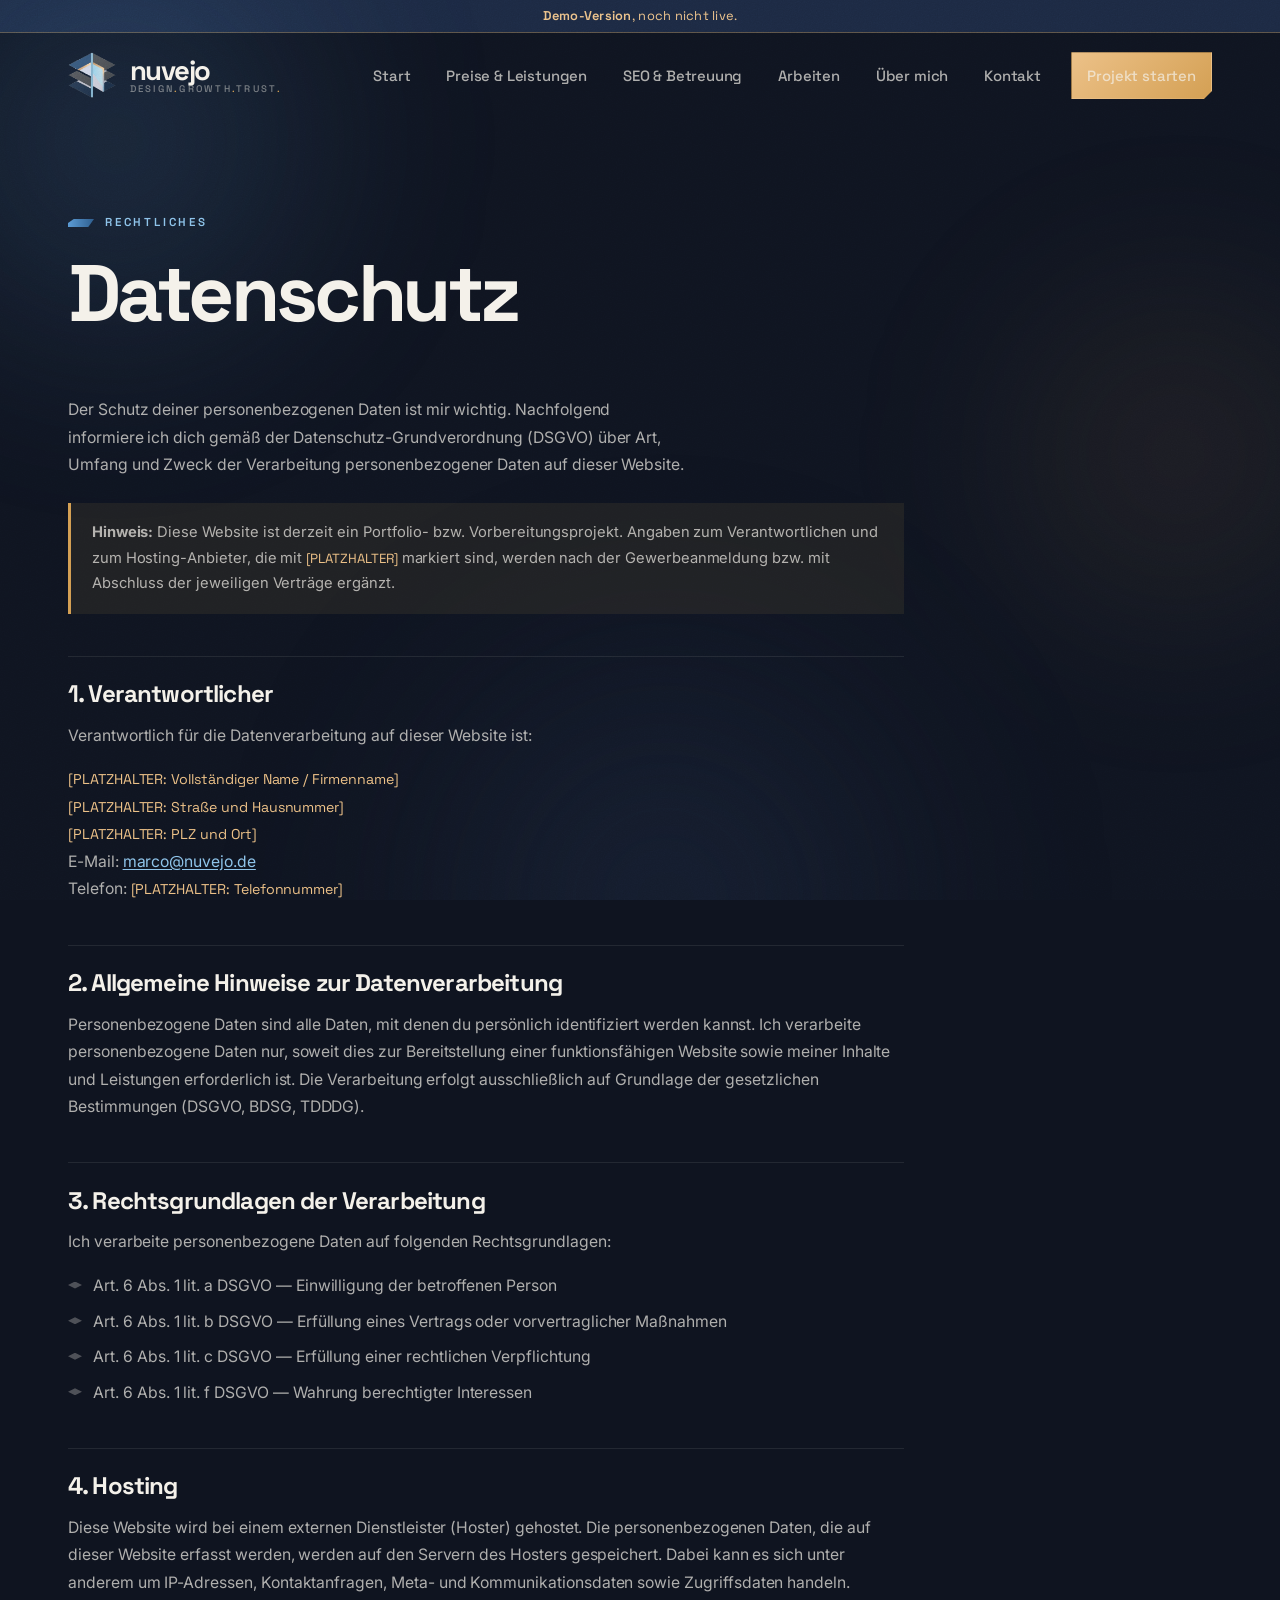
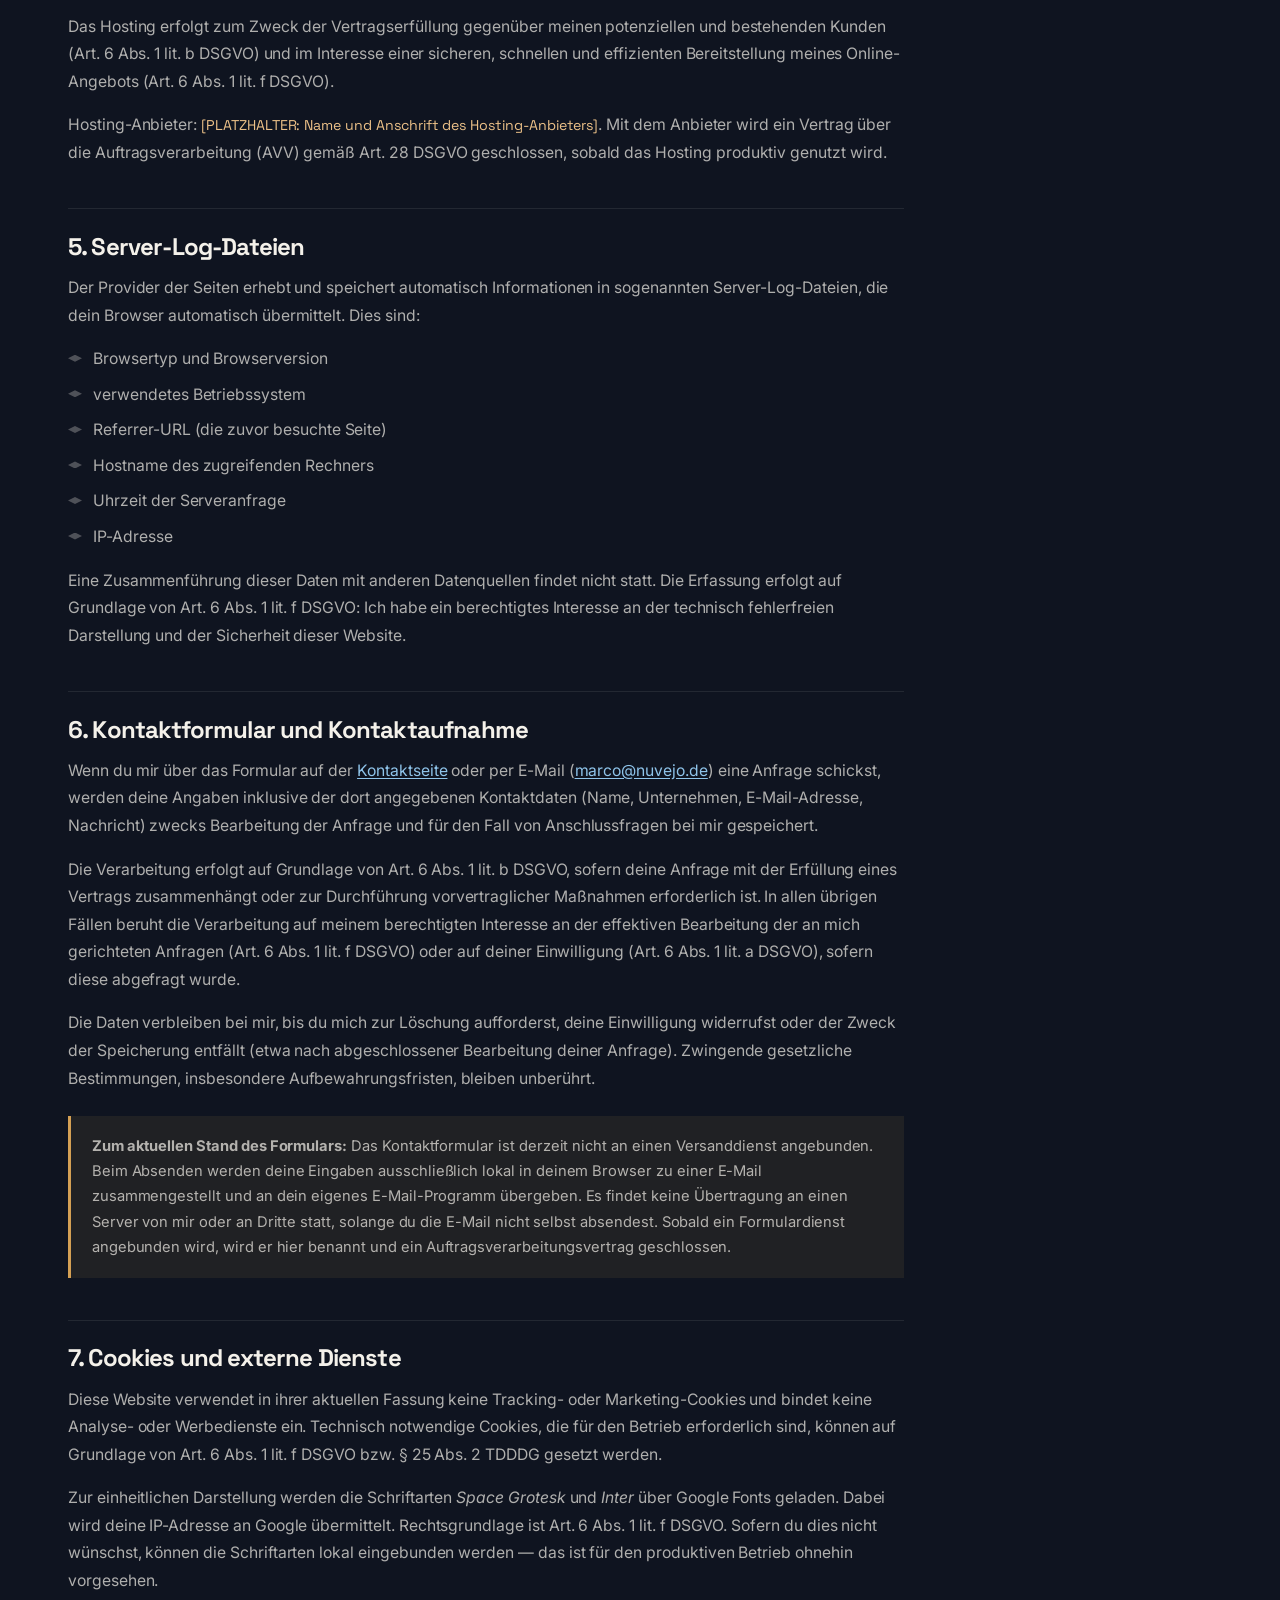
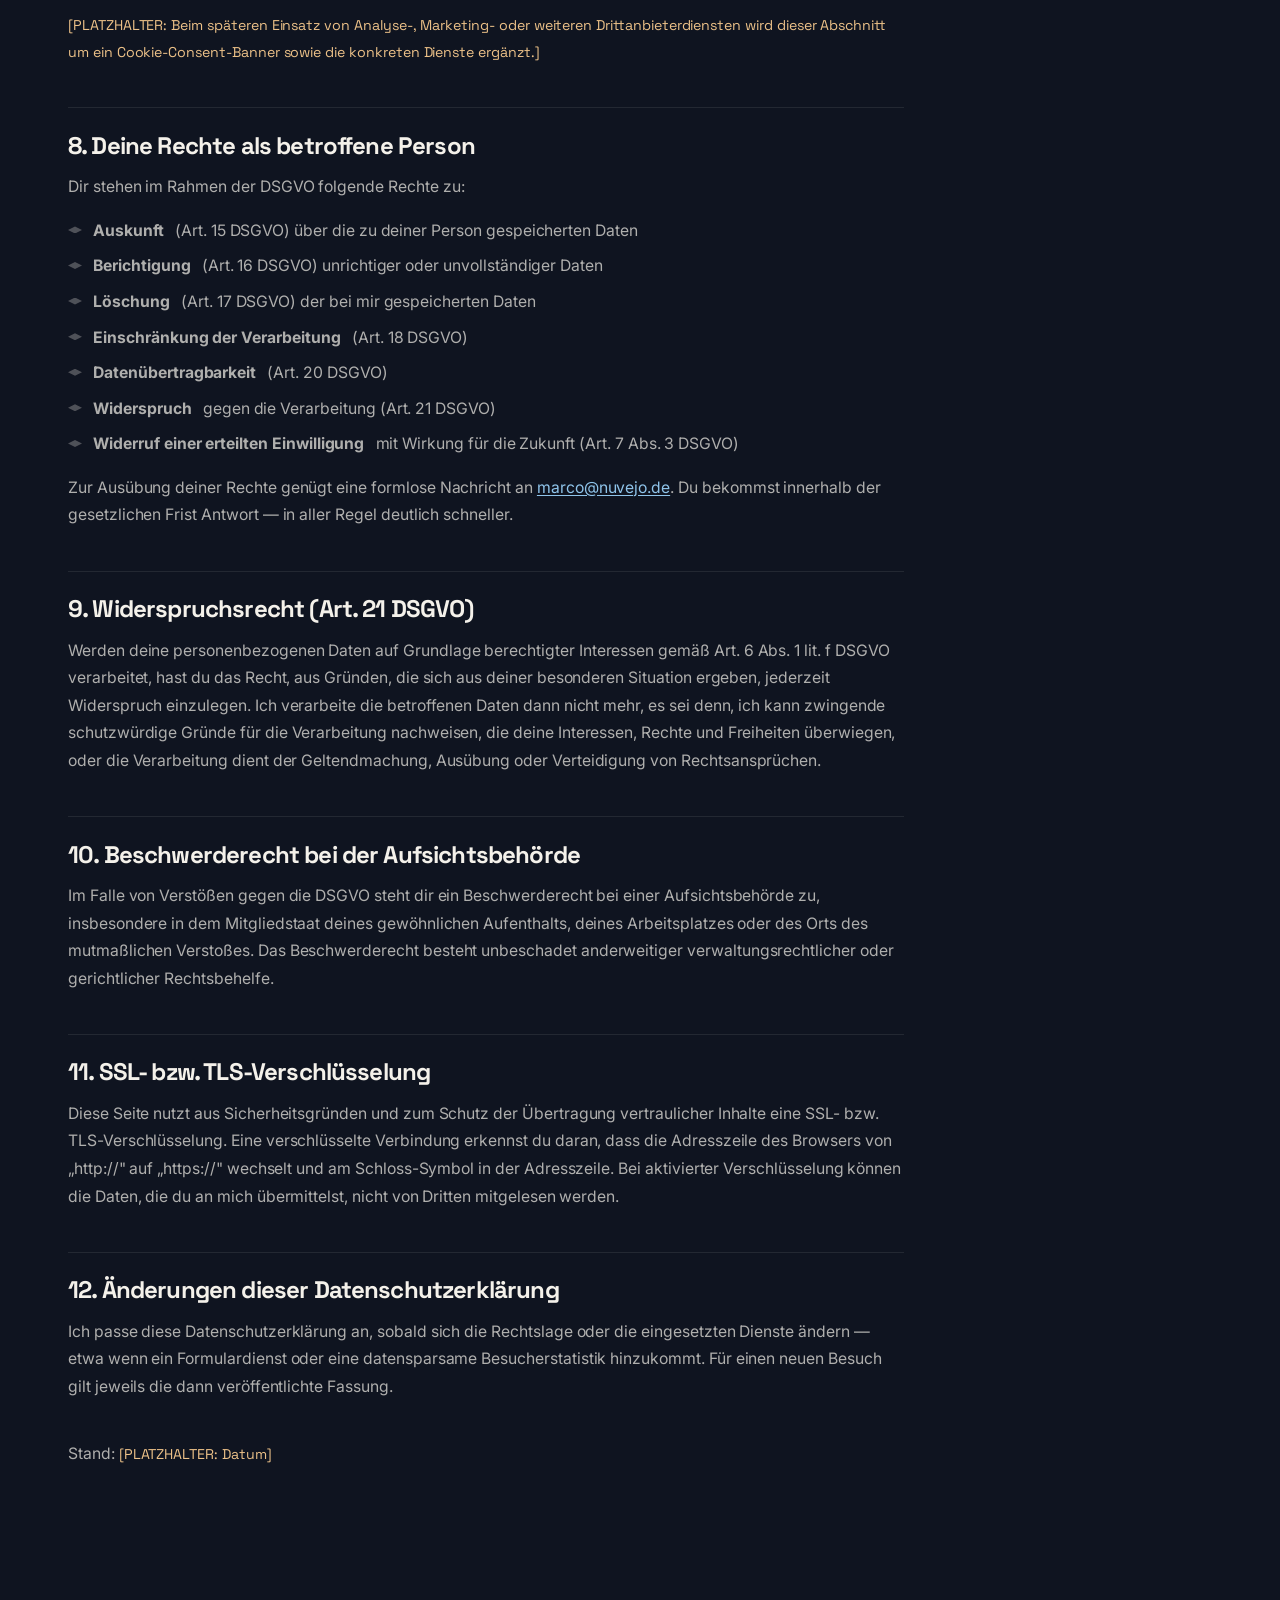
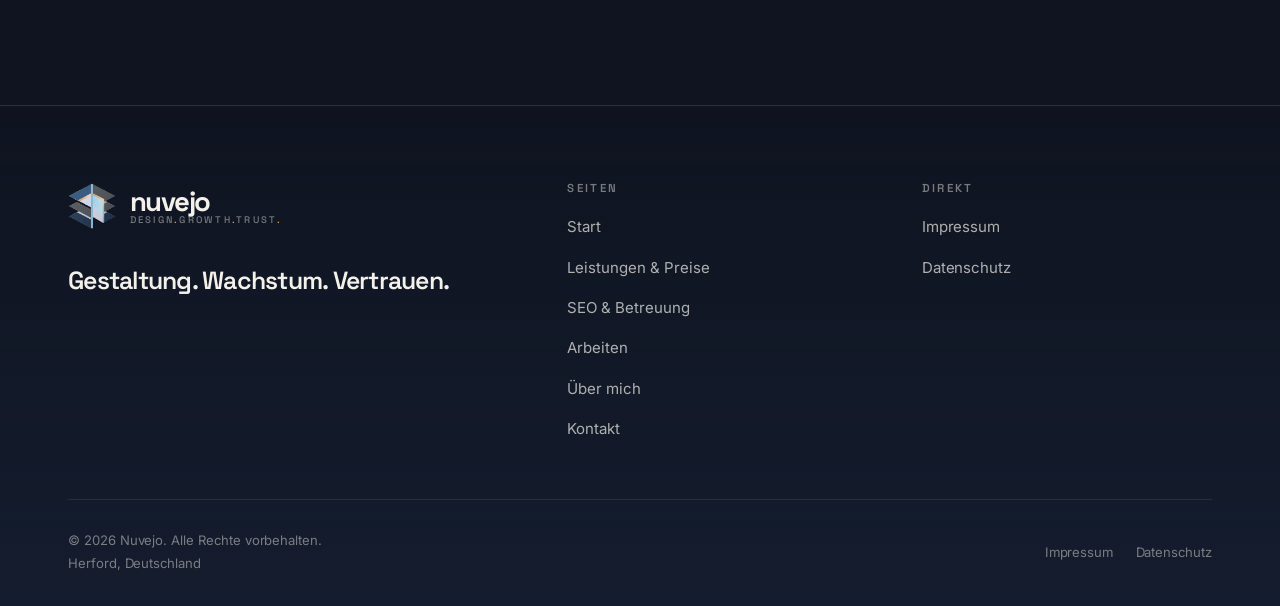
<file: datenschutz.html>
<!DOCTYPE html>
<html lang="de">
<head>
<meta charset="UTF-8" />
<meta name="viewport" content="width=device-width, initial-scale=1" />
<title>Datenschutzerklärung — Nuvejo</title>
<meta name="description" content="Datenschutzerklärung von Nuvejo — Informationen zur Verarbeitung personenbezogener Daten gemäß DSGVO." />
<meta name="robots" content="noindex, follow" />
<meta name="theme-color" content="#0f1420" />
<link rel="icon" href="assets/img/favicon.svg" type="image/svg+xml" />
<link rel="preconnect" href="https://fonts.googleapis.com" />
<link rel="preconnect" href="https://fonts.gstatic.com" crossorigin />
<link href="https://fonts.googleapis.com/css2?family=Space+Grotesk:wght@400;500;600;700&family=Inter:wght@400;500;600&display=swap" rel="stylesheet" />
<link rel="stylesheet" href="assets/css/styles.css" />
</head>

<body>
<div class="demo-bar" role="note"><strong>Demo-Version</strong>, noch nicht live.</div>
<a class="skip" href="#main">Zum Inhalt springen</a>


<div class="aura" aria-hidden="true"><span></span><span></span><span></span></div>
<div class="grain" aria-hidden="true"></div>
<div class="nav-veil" aria-hidden="true"></div>

<header class="masthead">
  <div class="shell masthead__in">
    <a class="brand" href="/" aria-label="Nuvejo — Startseite">
      <span class="brand__mark"><img src="assets/img/nuvejo-mark.png" alt="Nuvejo" /></span>
      <span class="brand__type">
        <span class="brand__name">nuvejo</span>
        <span class="brand__tag">Design<i>.</i>Growth<i>.</i>Trust<i>.</i></span>
      </span>
    </a>
    <button class="burger" aria-label="Menü öffnen" aria-expanded="false" aria-controls="mainnav"><i></i><i></i><i></i></button>
    <nav class="mainnav" id="mainnav" aria-label="Hauptnavigation">
      <a href="/">Start</a>
      <a href="/leistungen">Preise &amp; Leistungen</a>
      <a href="/seo-betreuung">SEO &amp; Betreuung</a>
      <a href="/arbeiten">Arbeiten</a>
      <a href="/ueber-mich">Über mich</a>
      <a href="/kontakt">Kontakt</a>
      <a href="/kontakt" class="btn btn--gold btn--sm">Projekt starten</a>
    </nav>
  </div>
</header>

<main id="main">
  <section class="phead">
    <div class="shell">
      <p class="eyebrow rv">Rechtliches</p>
      <h1 class="phead__title rv">Datenschutz</h1>
    </div>
  </section>

  <section class="band band--flush-t">
    <div class="shell">
      <div class="legal rv">
        <p class="lede">
          Der Schutz deiner personenbezogenen Daten ist mir wichtig. Nachfolgend
          informiere ich dich gemäß der Datenschutz-Grundverordnung (DSGVO) über
          Art, Umfang und Zweck der Verarbeitung personenbezogener Daten auf
          dieser Website.
        </p>

        <div class="notice">
          <strong>Hinweis:</strong> Diese Website ist derzeit ein Portfolio-
          bzw. Vorbereitungsprojekt. Angaben zum Verantwortlichen und zum
          Hosting-Anbieter, die mit <span class="ph">[PLATZHALTER]</span>
          markiert sind, werden nach der Gewerbeanmeldung bzw. mit Abschluss der
          jeweiligen Verträge ergänzt.
        </div>

        <h2>1. Verantwortlicher</h2>
        <p>Verantwortlich für die Datenverarbeitung auf dieser Website ist:</p>
        <p>
          <span class="ph">[PLATZHALTER: Vollständiger Name / Firmenname]</span><br />
          <span class="ph">[PLATZHALTER: Straße und Hausnummer]</span><br />
          <span class="ph">[PLATZHALTER: PLZ und Ort]</span><br />
          E-Mail: <a href="mailto:marco@nuvejo.de">marco@nuvejo.de</a><br />
          Telefon: <span class="ph">[PLATZHALTER: Telefonnummer]</span>
        </p>

        <h2>2. Allgemeine Hinweise zur Datenverarbeitung</h2>
        <p>
          Personenbezogene Daten sind alle Daten, mit denen du persönlich
          identifiziert werden kannst. Ich verarbeite personenbezogene Daten nur,
          soweit dies zur Bereitstellung einer funktionsfähigen Website sowie
          meiner Inhalte und Leistungen erforderlich ist. Die Verarbeitung
          erfolgt ausschließlich auf Grundlage der gesetzlichen Bestimmungen
          (DSGVO, BDSG, TDDDG).
        </p>

        <h2>3. Rechtsgrundlagen der Verarbeitung</h2>
        <p>Ich verarbeite personenbezogene Daten auf folgenden Rechtsgrundlagen:</p>
        <ul>
          <li>Art. 6 Abs. 1 lit. a DSGVO — Einwilligung der betroffenen Person</li>
          <li>Art. 6 Abs. 1 lit. b DSGVO — Erfüllung eines Vertrags oder vorvertraglicher Maßnahmen</li>
          <li>Art. 6 Abs. 1 lit. c DSGVO — Erfüllung einer rechtlichen Verpflichtung</li>
          <li>Art. 6 Abs. 1 lit. f DSGVO — Wahrung berechtigter Interessen</li>
        </ul>

        <h2>4. Hosting</h2>
        <p>
          Diese Website wird bei einem externen Dienstleister (Hoster) gehostet.
          Die personenbezogenen Daten, die auf dieser Website erfasst werden,
          werden auf den Servern des Hosters gespeichert. Dabei kann es sich
          unter anderem um IP-Adressen, Kontaktanfragen, Meta- und
          Kommunikationsdaten sowie Zugriffsdaten handeln.
        </p>
        <p>
          Das Hosting erfolgt zum Zweck der Vertragserfüllung gegenüber meinen
          potenziellen und bestehenden Kunden (Art. 6 Abs. 1 lit. b DSGVO) und
          im Interesse einer sicheren, schnellen und effizienten Bereitstellung
          meines Online-Angebots (Art. 6 Abs. 1 lit. f DSGVO).
        </p>
        <p>
          Hosting-Anbieter:
          <span class="ph">[PLATZHALTER: Name und Anschrift des Hosting-Anbieters]</span>.
          Mit dem Anbieter wird ein Vertrag über die Auftragsverarbeitung (AVV)
          gemäß Art. 28 DSGVO geschlossen, sobald das Hosting produktiv genutzt
          wird.
        </p>

        <h2>5. Server-Log-Dateien</h2>
        <p>
          Der Provider der Seiten erhebt und speichert automatisch Informationen
          in sogenannten Server-Log-Dateien, die dein Browser automatisch
          übermittelt. Dies sind:
        </p>
        <ul>
          <li>Browsertyp und Browserversion</li>
          <li>verwendetes Betriebssystem</li>
          <li>Referrer-URL (die zuvor besuchte Seite)</li>
          <li>Hostname des zugreifenden Rechners</li>
          <li>Uhrzeit der Serveranfrage</li>
          <li>IP-Adresse</li>
        </ul>
        <p>
          Eine Zusammenführung dieser Daten mit anderen Datenquellen findet
          nicht statt. Die Erfassung erfolgt auf Grundlage von Art. 6 Abs. 1
          lit. f DSGVO: Ich habe ein berechtigtes Interesse an der technisch
          fehlerfreien Darstellung und der Sicherheit dieser Website.
        </p>

        <h2>6. Kontaktformular und Kontaktaufnahme</h2>
        <p>
          Wenn du mir über das Formular auf der <a href="/kontakt">Kontaktseite</a>
          oder per E-Mail (<a href="mailto:marco@nuvejo.de">marco@nuvejo.de</a>)
          eine Anfrage schickst, werden deine Angaben inklusive der dort
          angegebenen Kontaktdaten (Name, Unternehmen, E-Mail-Adresse,
          Nachricht) zwecks Bearbeitung der Anfrage und für den Fall von
          Anschlussfragen bei mir gespeichert.
        </p>
        <p>
          Die Verarbeitung erfolgt auf Grundlage von Art. 6 Abs. 1 lit. b DSGVO,
          sofern deine Anfrage mit der Erfüllung eines Vertrags zusammenhängt
          oder zur Durchführung vorvertraglicher Maßnahmen erforderlich ist. In
          allen übrigen Fällen beruht die Verarbeitung auf meinem berechtigten
          Interesse an der effektiven Bearbeitung der an mich gerichteten
          Anfragen (Art. 6 Abs. 1 lit. f DSGVO) oder auf deiner Einwilligung
          (Art. 6 Abs. 1 lit. a DSGVO), sofern diese abgefragt wurde.
        </p>
        <p>
          Die Daten verbleiben bei mir, bis du mich zur Löschung aufforderst,
          deine Einwilligung widerrufst oder der Zweck der Speicherung entfällt
          (etwa nach abgeschlossener Bearbeitung deiner Anfrage). Zwingende
          gesetzliche Bestimmungen, insbesondere Aufbewahrungsfristen, bleiben
          unberührt.
        </p>
        <div class="notice">
          <strong>Zum aktuellen Stand des Formulars:</strong> Das
          Kontaktformular ist derzeit nicht an einen Versanddienst angebunden.
          Beim Absenden werden deine Eingaben ausschließlich lokal in deinem
          Browser zu einer E-Mail zusammengestellt und an dein eigenes
          E-Mail-Programm übergeben. Es findet keine Übertragung an einen Server
          von mir oder an Dritte statt, solange du die E-Mail nicht selbst
          absendest. Sobald ein Formulardienst angebunden wird, wird er hier
          benannt und ein Auftragsverarbeitungsvertrag geschlossen.
        </div>

        <h2>7. Cookies und externe Dienste</h2>
        <p>
          Diese Website verwendet in ihrer aktuellen Fassung keine Tracking-
          oder Marketing-Cookies und bindet keine Analyse- oder Werbedienste
          ein. Technisch notwendige Cookies, die für den Betrieb erforderlich
          sind, können auf Grundlage von Art. 6 Abs. 1 lit. f DSGVO bzw. § 25
          Abs. 2 TDDDG gesetzt werden.
        </p>
        <p>
          Zur einheitlichen Darstellung werden die Schriftarten
          <em>Space Grotesk</em> und <em>Inter</em> über Google Fonts geladen.
          Dabei wird deine IP-Adresse an Google übermittelt. Rechtsgrundlage ist
          Art. 6 Abs. 1 lit. f DSGVO. Sofern du dies nicht wünschst, können die
          Schriftarten lokal eingebunden werden — das ist für den produktiven
          Betrieb ohnehin vorgesehen.
        </p>
        <p class="faint">
          <span class="ph">[PLATZHALTER: Beim späteren Einsatz von Analyse-,
          Marketing- oder weiteren Drittanbieterdiensten wird dieser Abschnitt um
          ein Cookie-Consent-Banner sowie die konkreten Dienste ergänzt.]</span>
        </p>

        <h2>8. Deine Rechte als betroffene Person</h2>
        <p>Dir stehen im Rahmen der DSGVO folgende Rechte zu:</p>
        <ul>
          <li><strong>Auskunft</strong> (Art. 15 DSGVO) über die zu deiner Person gespeicherten Daten</li>
          <li><strong>Berichtigung</strong> (Art. 16 DSGVO) unrichtiger oder unvollständiger Daten</li>
          <li><strong>Löschung</strong> (Art. 17 DSGVO) der bei mir gespeicherten Daten</li>
          <li><strong>Einschränkung der Verarbeitung</strong> (Art. 18 DSGVO)</li>
          <li><strong>Datenübertragbarkeit</strong> (Art. 20 DSGVO)</li>
          <li><strong>Widerspruch</strong> gegen die Verarbeitung (Art. 21 DSGVO)</li>
          <li><strong>Widerruf einer erteilten Einwilligung</strong> mit Wirkung für die Zukunft (Art. 7 Abs. 3 DSGVO)</li>
        </ul>
        <p>
          Zur Ausübung deiner Rechte genügt eine formlose Nachricht an
          <a href="mailto:marco@nuvejo.de">marco@nuvejo.de</a>. Du bekommst
          innerhalb der gesetzlichen Frist Antwort — in aller Regel deutlich
          schneller.
        </p>

        <h2>9. Widerspruchsrecht (Art. 21 DSGVO)</h2>
        <p>
          Werden deine personenbezogenen Daten auf Grundlage berechtigter
          Interessen gemäß Art. 6 Abs. 1 lit. f DSGVO verarbeitet, hast du das
          Recht, aus Gründen, die sich aus deiner besonderen Situation ergeben,
          jederzeit Widerspruch einzulegen. Ich verarbeite die betroffenen Daten
          dann nicht mehr, es sei denn, ich kann zwingende schutzwürdige Gründe
          für die Verarbeitung nachweisen, die deine Interessen, Rechte und
          Freiheiten überwiegen, oder die Verarbeitung dient der Geltendmachung,
          Ausübung oder Verteidigung von Rechtsansprüchen.
        </p>

        <h2>10. Beschwerderecht bei der Aufsichtsbehörde</h2>
        <p>
          Im Falle von Verstößen gegen die DSGVO steht dir ein Beschwerderecht
          bei einer Aufsichtsbehörde zu, insbesondere in dem Mitgliedstaat deines
          gewöhnlichen Aufenthalts, deines Arbeitsplatzes oder des Orts des
          mutmaßlichen Verstoßes. Das Beschwerderecht besteht unbeschadet
          anderweitiger verwaltungsrechtlicher oder gerichtlicher Rechtsbehelfe.
        </p>

        <h2>11. SSL- bzw. TLS-Verschlüsselung</h2>
        <p>
          Diese Seite nutzt aus Sicherheitsgründen und zum Schutz der
          Übertragung vertraulicher Inhalte eine SSL- bzw. TLS-Verschlüsselung.
          Eine verschlüsselte Verbindung erkennst du daran, dass die Adresszeile
          des Browsers von „http://" auf „https://" wechselt und am
          Schloss-Symbol in der Adresszeile. Bei aktivierter Verschlüsselung
          können die Daten, die du an mich übermittelst, nicht von Dritten
          mitgelesen werden.
        </p>

        <h2>12. Änderungen dieser Datenschutzerklärung</h2>
        <p>
          Ich passe diese Datenschutzerklärung an, sobald sich die Rechtslage
          oder die eingesetzten Dienste ändern — etwa wenn ein Formulardienst
          oder eine datensparsame Besucherstatistik hinzukommt. Für einen neuen
          Besuch gilt jeweils die dann veröffentlichte Fassung.
        </p>

        <p class="faint tiny" style="margin-top:2.5rem">
          Stand: <span class="ph">[PLATZHALTER: Datum]</span>
        </p>
      </div>
    </div>
  </section>
</main>

<footer class="footer">
  <div class="shell">
    <div class="footer__top">
      <div class="footer__brand">
        <a class="brand" href="/" aria-label="Nuvejo — Startseite">
          <span class="brand__mark"><img src="assets/img/nuvejo-mark.png" alt="Nuvejo" /></span>
          <span class="brand__type">
            <span class="brand__name">nuvejo</span>
            <span class="brand__tag">Design<i>.</i>Growth<i>.</i>Trust<i>.</i></span>
          </span>
        </a>
        <p class="footer__say">Gestaltung. Wachstum. Vertrauen.</p>
      </div>
      <div class="footer__col">
        <h4>Seiten</h4>
        <ul>
          <li><a href="/">Start</a></li>
          <li><a href="/leistungen">Leistungen &amp; Preise</a></li>
          <li><a href="/seo-betreuung">SEO &amp; Betreuung</a></li>
          <li><a href="/arbeiten">Arbeiten</a></li>
          <li><a href="/ueber-mich">Über mich</a></li>
          <li><a href="/kontakt">Kontakt</a></li>
        </ul>
      </div>
      <div class="footer__col">
        <h4>Direkt</h4>
        <ul>
          <li><a href="/impressum">Impressum</a></li>
          <li><a href="/datenschutz">Datenschutz</a></li>
        </ul>
      </div>
    </div>
    <div class="footer__bottom">
      <p>
        © <span data-year>2026</span> Nuvejo. Alle Rechte vorbehalten.<br />
        Herford, Deutschland
      </p>
      <nav class="footer__legal" aria-label="Rechtliches">
        <a href="/impressum">Impressum</a>
        <a href="/datenschutz" aria-current="page">Datenschutz</a>
      </nav>
    </div>
  </div>
</footer>

<script src="assets/js/main.js"></script>
</body>
</html>
</file>
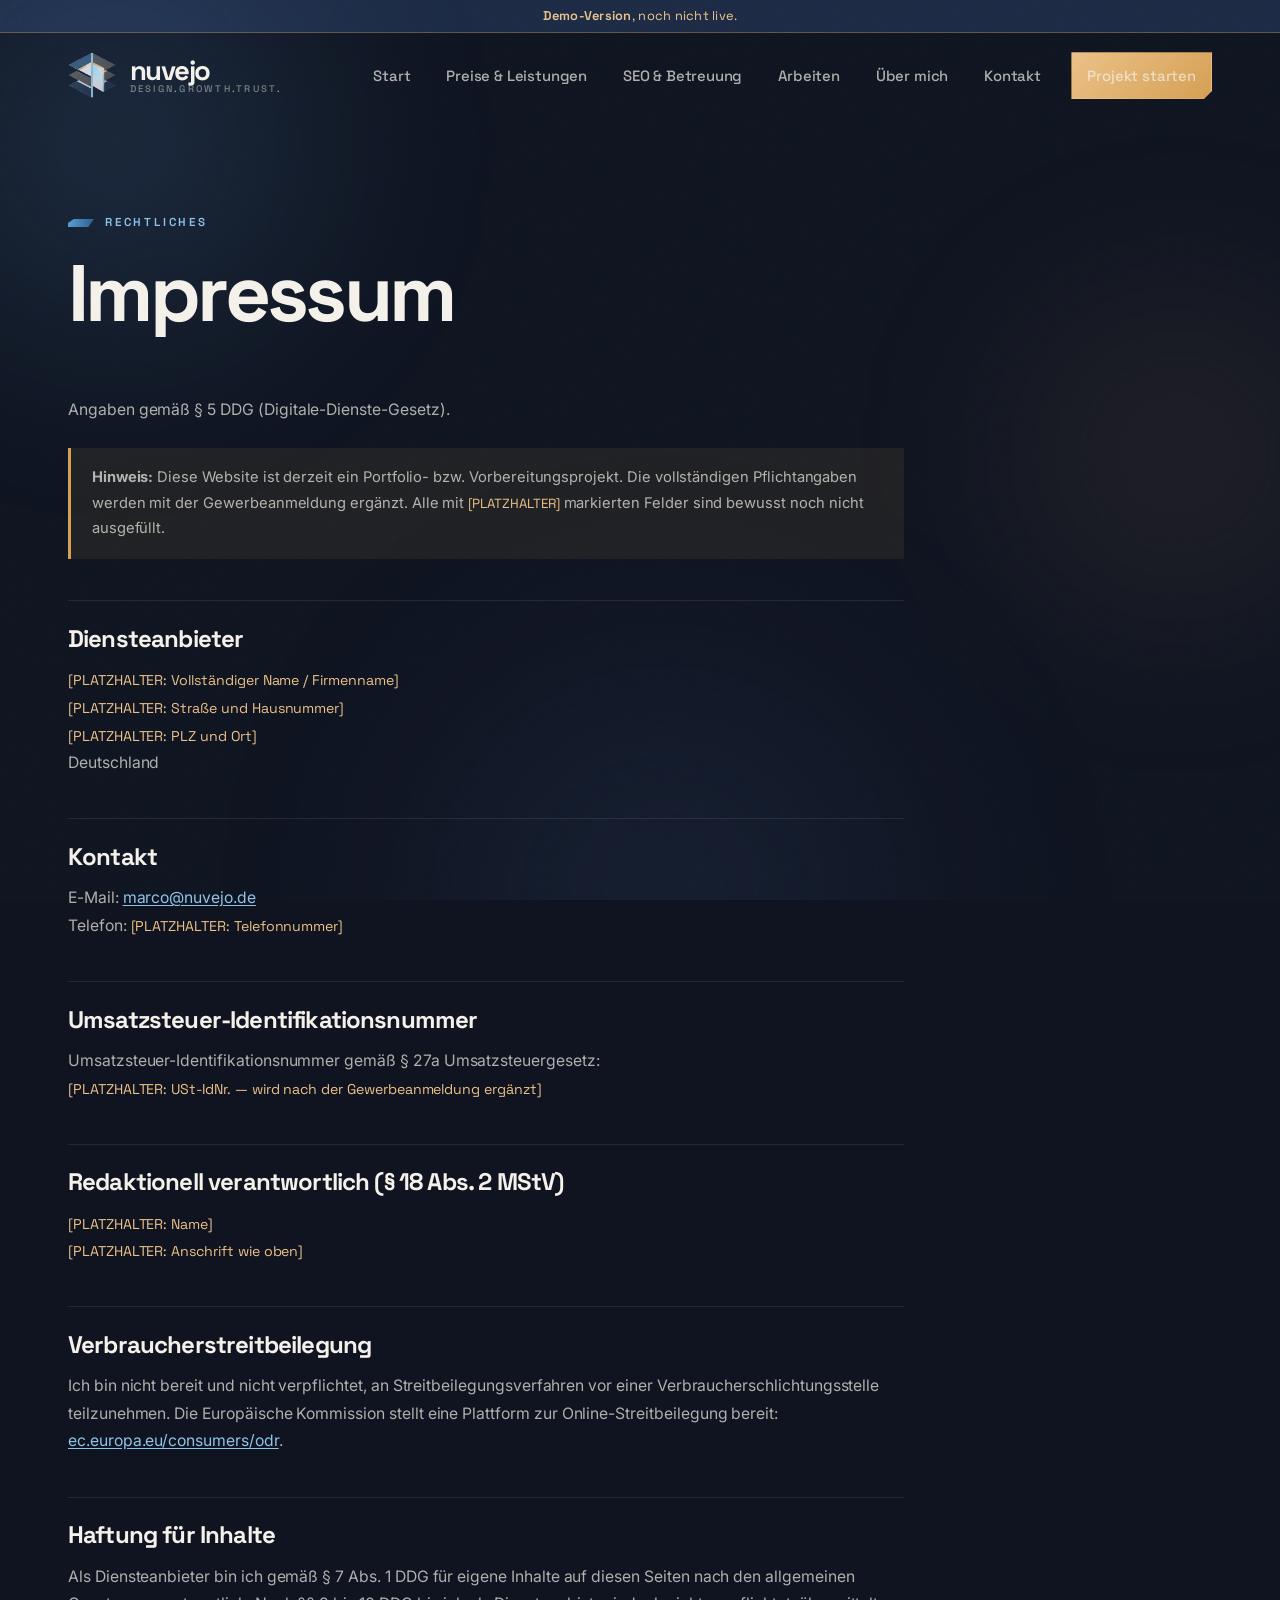
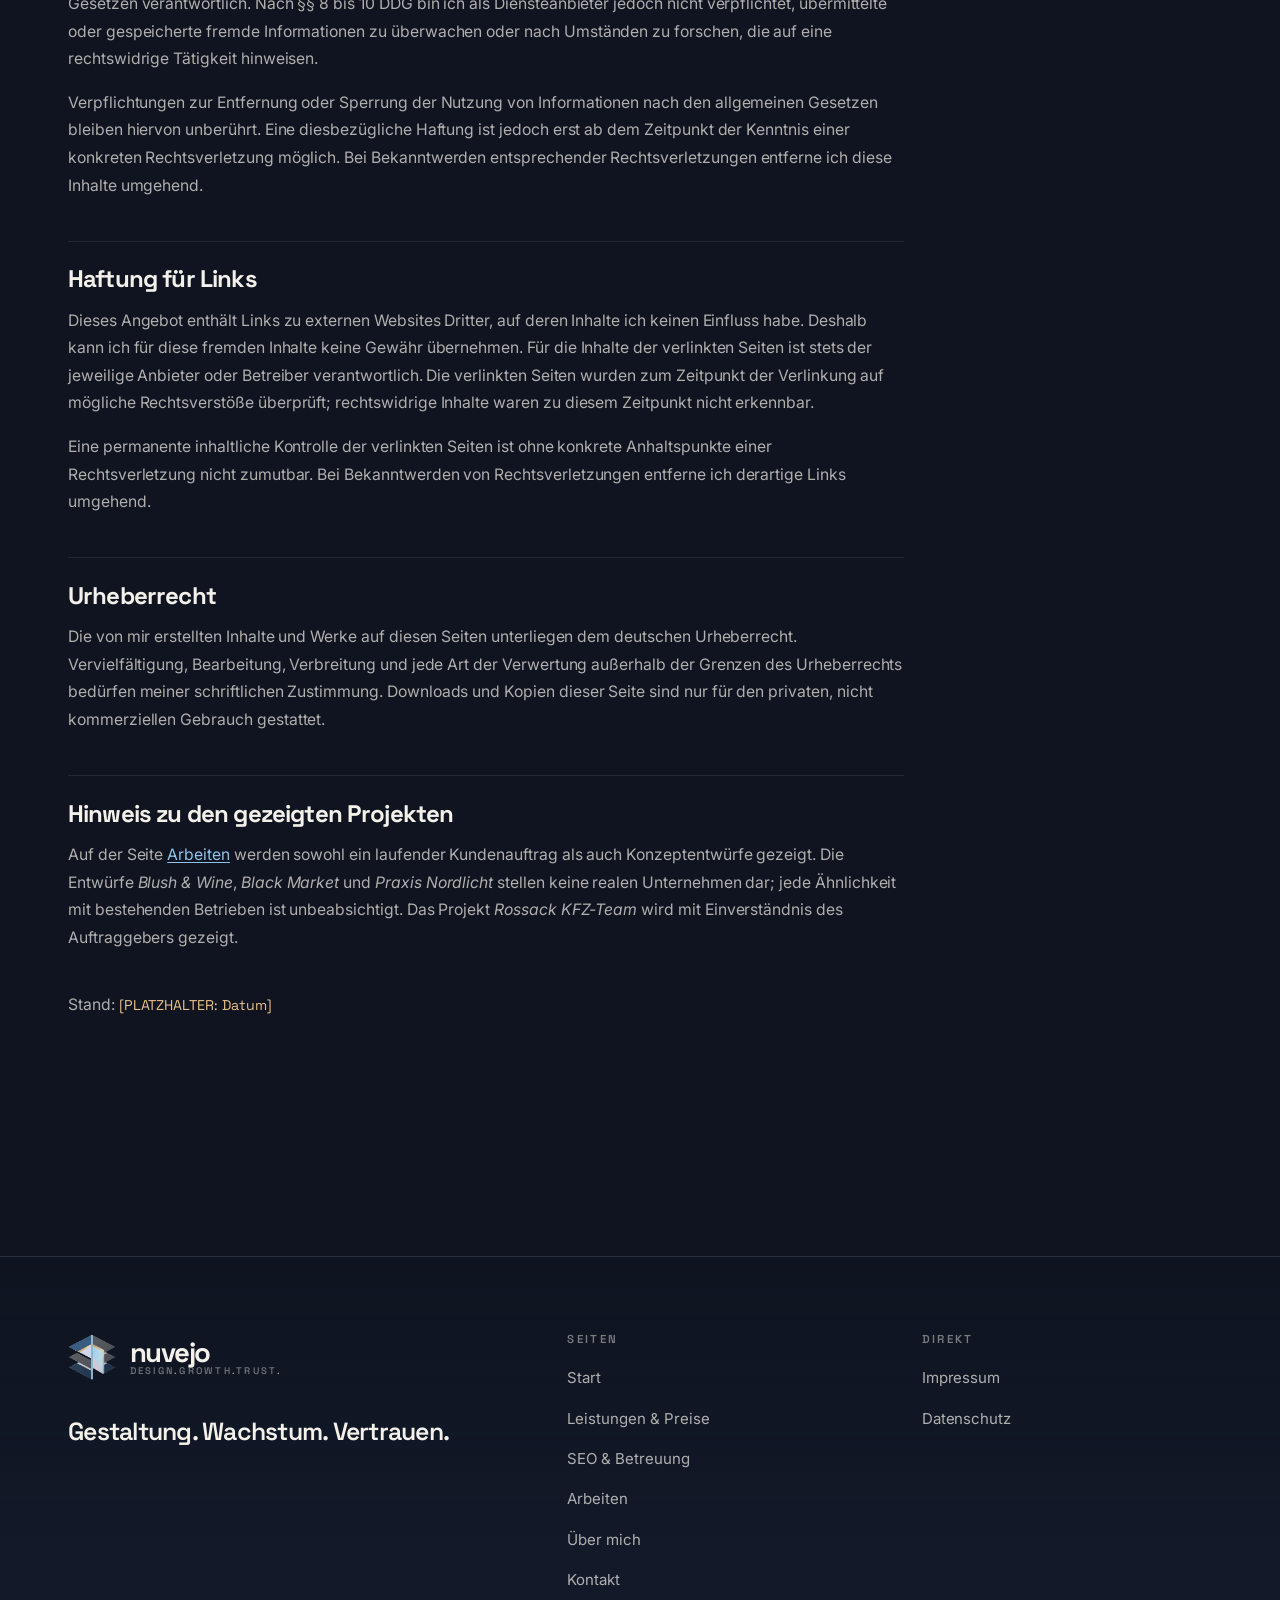
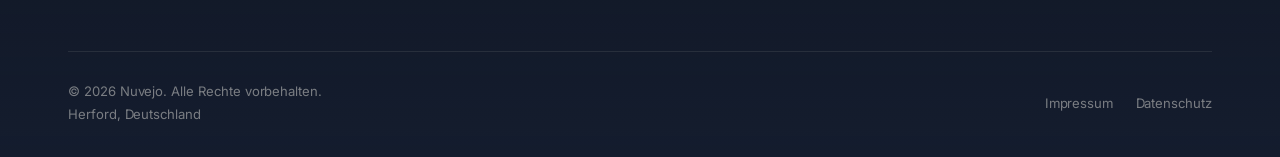
<file: impressum.html>
<!DOCTYPE html>
<html lang="de">
<head>
<meta charset="UTF-8" />
<meta name="viewport" content="width=device-width, initial-scale=1" />
<title>Impressum — Nuvejo</title>
<meta name="description" content="Impressum von Nuvejo — Anbieterkennzeichnung gemäß § 5 DDG." />
<meta name="robots" content="noindex, follow" />
<meta name="theme-color" content="#0f1420" />
<link rel="icon" href="assets/img/favicon.svg" type="image/svg+xml" />
<link rel="preconnect" href="https://fonts.googleapis.com" />
<link rel="preconnect" href="https://fonts.gstatic.com" crossorigin />
<link href="https://fonts.googleapis.com/css2?family=Space+Grotesk:wght@400;500;600;700&family=Inter:wght@400;500;600&display=swap" rel="stylesheet" />
<link rel="stylesheet" href="assets/css/styles.css" />
</head>

<body>
<div class="demo-bar" role="note"><strong>Demo-Version</strong>, noch nicht live.</div>
<a class="skip" href="#main">Zum Inhalt springen</a>


<div class="aura" aria-hidden="true"><span></span><span></span><span></span></div>
<div class="grain" aria-hidden="true"></div>
<div class="nav-veil" aria-hidden="true"></div>

<header class="masthead">
  <div class="shell masthead__in">
    <a class="brand" href="/" aria-label="Nuvejo — Startseite">
      <span class="brand__mark"><img src="assets/img/nuvejo-mark.png" alt="Nuvejo" /></span>
      <span class="brand__type">
        <span class="brand__name">nuvejo</span>
        <span class="brand__tag">Design<i>.</i>Growth<i>.</i>Trust<i>.</i></span>
      </span>
    </a>
    <button class="burger" aria-label="Menü öffnen" aria-expanded="false" aria-controls="mainnav"><i></i><i></i><i></i></button>
    <nav class="mainnav" id="mainnav" aria-label="Hauptnavigation">
      <a href="/">Start</a>
      <a href="/leistungen">Preise &amp; Leistungen</a>
      <a href="/seo-betreuung">SEO &amp; Betreuung</a>
      <a href="/arbeiten">Arbeiten</a>
      <a href="/ueber-mich">Über mich</a>
      <a href="/kontakt">Kontakt</a>
      <a href="/kontakt" class="btn btn--gold btn--sm">Projekt starten</a>
    </nav>
  </div>
</header>

<main id="main">
  <section class="phead">
    <div class="shell">
      <p class="eyebrow rv">Rechtliches</p>
      <h1 class="phead__title rv">Impressum</h1>
    </div>
  </section>

  <section class="band band--flush-t">
    <div class="shell">
      <div class="legal rv">
        <p class="lede">Angaben gemäß § 5 DDG (Digitale-Dienste-Gesetz).</p>

        <div class="notice">
          <strong>Hinweis:</strong> Diese Website ist derzeit ein Portfolio-
          bzw. Vorbereitungsprojekt. Die vollständigen Pflichtangaben werden mit
          der Gewerbeanmeldung ergänzt. Alle mit
          <span class="ph">[PLATZHALTER]</span> markierten Felder sind bewusst
          noch nicht ausgefüllt.
        </div>

        <h2>Diensteanbieter</h2>
        <p>
          <span class="ph">[PLATZHALTER: Vollständiger Name / Firmenname]</span><br />
          <span class="ph">[PLATZHALTER: Straße und Hausnummer]</span><br />
          <span class="ph">[PLATZHALTER: PLZ und Ort]</span><br />
          Deutschland
        </p>

        <h2>Kontakt</h2>
        <p>
          E-Mail: <a href="mailto:marco@nuvejo.de">marco@nuvejo.de</a><br />
          Telefon: <span class="ph">[PLATZHALTER: Telefonnummer]</span>
        </p>

        <h2>Umsatzsteuer-Identifikationsnummer</h2>
        <p>
          Umsatzsteuer-Identifikationsnummer gemäß § 27a Umsatzsteuergesetz:<br />
          <span class="ph">[PLATZHALTER: USt-IdNr. — wird nach der Gewerbeanmeldung ergänzt]</span>
        </p>

        <h2>Redaktionell verantwortlich (§ 18 Abs. 2 MStV)</h2>
        <p>
          <span class="ph">[PLATZHALTER: Name]</span><br />
          <span class="ph">[PLATZHALTER: Anschrift wie oben]</span>
        </p>

        <h2>Verbraucherstreitbeilegung</h2>
        <p>
          Ich bin nicht bereit und nicht verpflichtet, an
          Streitbeilegungsverfahren vor einer Verbraucherschlichtungsstelle
          teilzunehmen. Die Europäische Kommission stellt eine Plattform zur
          Online-Streitbeilegung bereit:
          <a href="https://ec.europa.eu/consumers/odr/" rel="noopener noreferrer" target="_blank">ec.europa.eu/consumers/odr</a>.
        </p>

        <h2>Haftung für Inhalte</h2>
        <p>
          Als Diensteanbieter bin ich gemäß § 7 Abs. 1 DDG für eigene Inhalte
          auf diesen Seiten nach den allgemeinen Gesetzen verantwortlich. Nach
          §§ 8 bis 10 DDG bin ich als Diensteanbieter jedoch nicht verpflichtet,
          übermittelte oder gespeicherte fremde Informationen zu überwachen oder
          nach Umständen zu forschen, die auf eine rechtswidrige Tätigkeit
          hinweisen.
        </p>
        <p>
          Verpflichtungen zur Entfernung oder Sperrung der Nutzung von
          Informationen nach den allgemeinen Gesetzen bleiben hiervon unberührt.
          Eine diesbezügliche Haftung ist jedoch erst ab dem Zeitpunkt der
          Kenntnis einer konkreten Rechtsverletzung möglich. Bei Bekanntwerden
          entsprechender Rechtsverletzungen entferne ich diese Inhalte umgehend.
        </p>

        <h2>Haftung für Links</h2>
        <p>
          Dieses Angebot enthält Links zu externen Websites Dritter, auf deren
          Inhalte ich keinen Einfluss habe. Deshalb kann ich für diese fremden
          Inhalte keine Gewähr übernehmen. Für die Inhalte der verlinkten Seiten
          ist stets der jeweilige Anbieter oder Betreiber verantwortlich. Die
          verlinkten Seiten wurden zum Zeitpunkt der Verlinkung auf mögliche
          Rechtsverstöße überprüft; rechtswidrige Inhalte waren zu diesem
          Zeitpunkt nicht erkennbar.
        </p>
        <p>
          Eine permanente inhaltliche Kontrolle der verlinkten Seiten ist ohne
          konkrete Anhaltspunkte einer Rechtsverletzung nicht zumutbar. Bei
          Bekanntwerden von Rechtsverletzungen entferne ich derartige Links
          umgehend.
        </p>

        <h2>Urheberrecht</h2>
        <p>
          Die von mir erstellten Inhalte und Werke auf diesen Seiten unterliegen
          dem deutschen Urheberrecht. Vervielfältigung, Bearbeitung, Verbreitung
          und jede Art der Verwertung außerhalb der Grenzen des Urheberrechts
          bedürfen meiner schriftlichen Zustimmung. Downloads und Kopien dieser
          Seite sind nur für den privaten, nicht kommerziellen Gebrauch
          gestattet.
        </p>

        <h2>Hinweis zu den gezeigten Projekten</h2>
        <p>
          Auf der Seite <a href="/arbeiten">Arbeiten</a> werden sowohl ein
          laufender Kundenauftrag als auch Konzeptentwürfe gezeigt. Die Entwürfe
          <em>Blush &amp; Wine</em>, <em>Black Market</em> und
          <em>Praxis Nordlicht</em> stellen keine realen Unternehmen dar; jede
          Ähnlichkeit mit bestehenden Betrieben ist unbeabsichtigt. Das Projekt
          <em>Rossack KFZ-Team</em> wird mit Einverständnis des Auftraggebers
          gezeigt.
        </p>

        <p class="faint tiny" style="margin-top:2.5rem">
          Stand: <span class="ph">[PLATZHALTER: Datum]</span>
        </p>
      </div>
    </div>
  </section>
</main>

<footer class="footer">
  <div class="shell">
    <div class="footer__top">
      <div class="footer__brand">
        <a class="brand" href="/" aria-label="Nuvejo — Startseite">
          <span class="brand__mark"><img src="assets/img/nuvejo-mark.png" alt="Nuvejo" /></span>
          <span class="brand__type">
            <span class="brand__name">nuvejo</span>
            <span class="brand__tag">Design<i>.</i>Growth<i>.</i>Trust<i>.</i></span>
          </span>
        </a>
        <p class="footer__say">Gestaltung. Wachstum. Vertrauen.</p>
      </div>
      <div class="footer__col">
        <h4>Seiten</h4>
        <ul>
          <li><a href="/">Start</a></li>
          <li><a href="/leistungen">Leistungen &amp; Preise</a></li>
          <li><a href="/seo-betreuung">SEO &amp; Betreuung</a></li>
          <li><a href="/arbeiten">Arbeiten</a></li>
          <li><a href="/ueber-mich">Über mich</a></li>
          <li><a href="/kontakt">Kontakt</a></li>
        </ul>
      </div>
      <div class="footer__col">
        <h4>Direkt</h4>
        <ul>
          <li><a href="/impressum">Impressum</a></li>
          <li><a href="/datenschutz">Datenschutz</a></li>
        </ul>
      </div>
    </div>
    <div class="footer__bottom">
      <p>
        © <span data-year>2026</span> Nuvejo. Alle Rechte vorbehalten.<br />
        Herford, Deutschland
      </p>
      <nav class="footer__legal" aria-label="Rechtliches">
        <a href="/impressum" aria-current="page">Impressum</a>
        <a href="/datenschutz">Datenschutz</a>
      </nav>
    </div>
  </div>
</footer>

<script src="assets/js/main.js"></script>
</body>
</html>
</file>
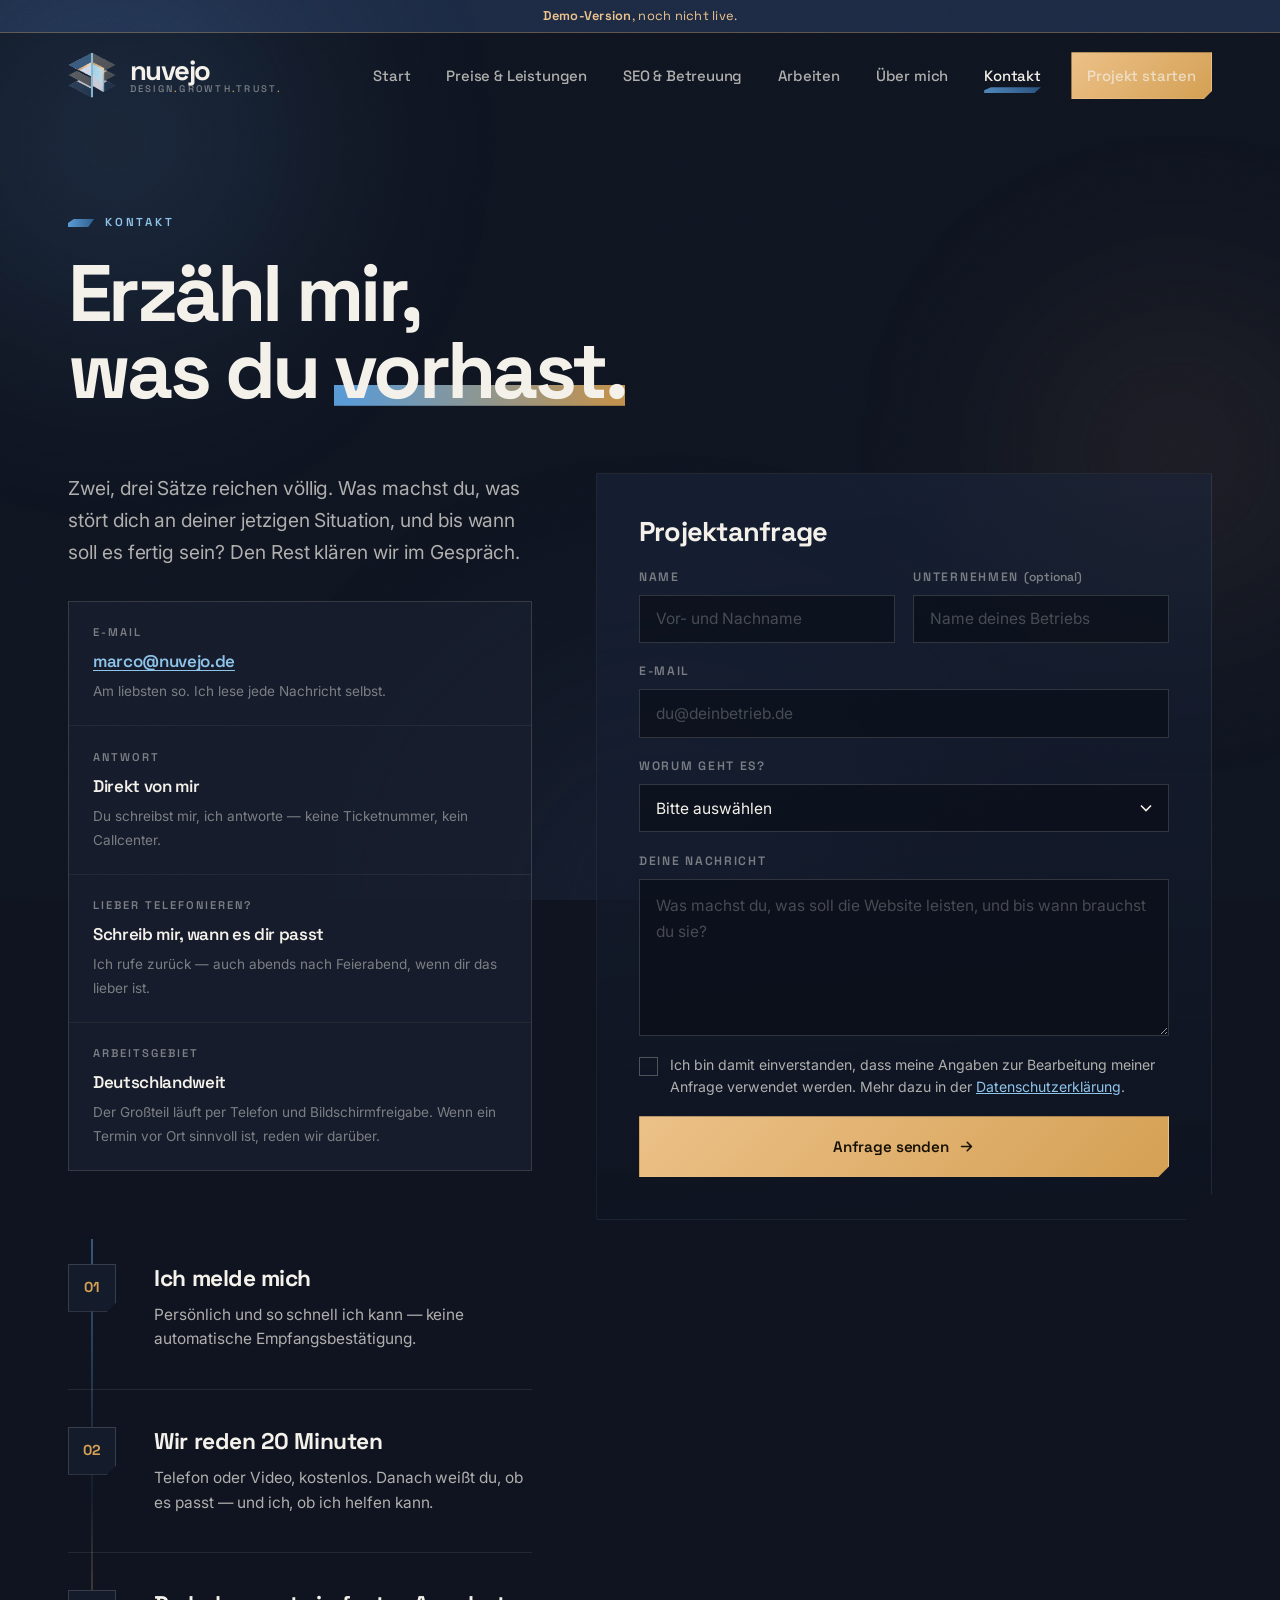
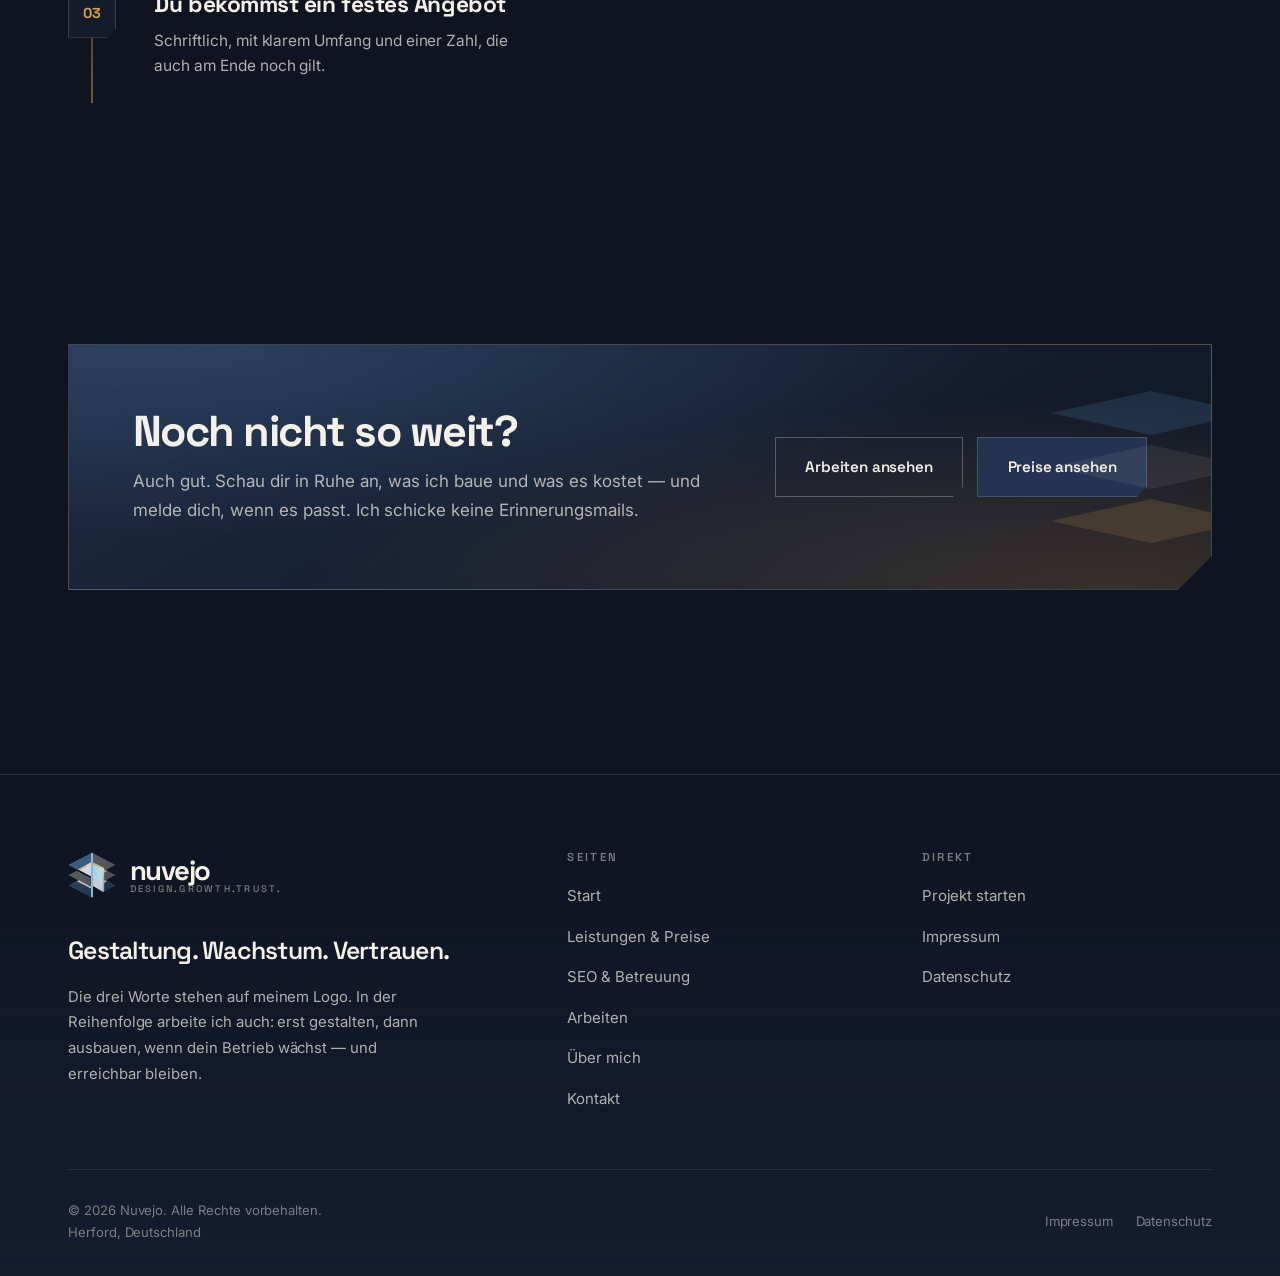
<file: kontakt.html>
<!DOCTYPE html>
<html lang="de">
<head>
<meta charset="UTF-8" />
<meta name="viewport" content="width=device-width, initial-scale=1" />

<title>Kontakt — Nuvejo</title>
<meta name="description" content="Erzähl mir von deinem Projekt. Du schreibst mir, ich antworte — direkt, kostenlos und unverbindlich." />
<meta name="robots" content="index, follow" />
<meta name="theme-color" content="#0f1420" />
<link rel="canonical" href="https://nuvejo.de/kontakt" />

<meta property="og:type" content="website" />
<meta property="og:locale" content="de_DE" />
<meta property="og:site_name" content="Nuvejo" />
<meta property="og:title" content="Kontakt — Nuvejo" />
<meta property="og:description" content="Erzähl mir von deinem Projekt. Du schreibst mir, ich antworte — keine Ticketnummer." />

<link rel="icon" href="assets/img/favicon.svg" type="image/svg+xml" />
<link rel="preconnect" href="https://fonts.googleapis.com" />
<link rel="preconnect" href="https://fonts.gstatic.com" crossorigin />
<link href="https://fonts.googleapis.com/css2?family=Space+Grotesk:wght@400;500;600;700&family=Inter:wght@400;500;600&display=swap" rel="stylesheet" />
<link rel="stylesheet" href="assets/css/styles.css" />
</head>

<body>
<div class="demo-bar" role="note"><strong>Demo-Version</strong>, noch nicht live.</div>
<a class="skip" href="#main">Zum Inhalt springen</a>


<div class="aura" aria-hidden="true"><span></span><span></span><span></span></div>
<div class="grain" aria-hidden="true"></div>
<div class="nav-veil" aria-hidden="true"></div>

<header class="masthead">
  <div class="shell masthead__in">
    <a class="brand" href="/" aria-label="Nuvejo — Startseite">
      <span class="brand__mark"><img src="assets/img/nuvejo-mark.png" alt="Nuvejo" /></span>
      <span class="brand__type">
        <span class="brand__name">nuvejo</span>
        <span class="brand__tag">Design<i>.</i>Growth<i>.</i>Trust<i>.</i></span>
      </span>
    </a>
    <button class="burger" aria-label="Menü öffnen" aria-expanded="false" aria-controls="mainnav"><i></i><i></i><i></i></button>
    <nav class="mainnav" id="mainnav" aria-label="Hauptnavigation">
      <a href="/">Start</a>
      <a href="/leistungen">Preise &amp; Leistungen</a>
      <a href="/seo-betreuung">SEO &amp; Betreuung</a>
      <a href="/arbeiten">Arbeiten</a>
      <a href="/ueber-mich">Über mich</a>
      <a href="/kontakt" aria-current="page">Kontakt</a>
      <a href="/kontakt" class="btn btn--gold btn--sm">Projekt starten</a>
    </nav>
  </div>
</header>

<main id="main">

  <!-- ============ PAGE HEADER ============ -->
  <section class="phead">
    <div class="shell phead__grid">
      <div>
        <p class="eyebrow rv">Kontakt</p>
        <h1 class="phead__title rv">Erzähl mir,<br />was du <span class="beamed">vorhast.</span></h1>
      </div>
    </div>
  </section>

  <!-- ============ KONTAKT ============ -->
  <section class="band band--flush-t">
    <div class="shell contact">

      <div class="rv">
        <p class="lede">
          Zwei, drei Sätze reichen völlig. Was machst du, was stört dich an
          deiner jetzigen Situation, und bis wann soll es fertig sein? Den Rest
          klären wir im Gespräch.
        </p>

        <div class="reach">
          <div class="reach__item">
            <span class="reach__k">E-Mail</span>
            <span class="reach__v"><a href="mailto:marco@nuvejo.de">marco@nuvejo.de</a>
              <small>Am liebsten so. Ich lese jede Nachricht selbst.</small>
            </span>
          </div>
          <div class="reach__item">
            <span class="reach__k">Antwort</span>
            <span class="reach__v">Direkt von mir
              <small>Du schreibst mir, ich antworte — keine Ticketnummer, kein Callcenter.</small>
            </span>
          </div>
          <div class="reach__item">
            <span class="reach__k">Lieber telefonieren?</span>
            <span class="reach__v">Schreib mir, wann es dir passt
              <small>Ich rufe zurück — auch abends nach Feierabend, wenn dir das lieber ist.</small>
            </span>
          </div>
          <div class="reach__item">
            <span class="reach__k">Arbeitsgebiet</span>
            <span class="reach__v">Deutschlandweit
              <small>Der Großteil läuft per Telefon und Bildschirmfreigabe. Wenn ein Termin vor Ort sinnvoll ist, reden wir darüber.</small>
            </span>
          </div>
        </div>

        <div class="flow" style="margin-top: clamp(2.5rem, 5vw, 3.5rem)">
          <div class="step">
            <span class="step__mark">01</span>
            <div class="step__body">
              <h3 class="h-4">Ich melde mich</h3>
              <p class="tiny">Persönlich und so schnell ich kann — keine automatische Empfangsbestätigung.</p>
            </div>
          </div>
          <div class="step">
            <span class="step__mark">02</span>
            <div class="step__body">
              <h3 class="h-4">Wir reden 20 Minuten</h3>
              <p class="tiny">Telefon oder Video, kostenlos. Danach weißt du, ob es passt — und ich, ob ich helfen kann.</p>
            </div>
          </div>
          <div class="step">
            <span class="step__mark">03</span>
            <div class="step__body">
              <h3 class="h-4">Du bekommst ein festes Angebot</h3>
              <p class="tiny">Schriftlich, mit klarem Umfang und einer Zahl, die auch am Ende noch gilt.</p>
            </div>
          </div>
        </div>
      </div>

      <!-- FORM -->
      <form class="form rv" id="anfrage" name="kontakt">
        <!-- Everything the visitor fills in and submits. main.js sends this
             via fetch() to our own Worker's /api/contact route and, on
             success, hides just this wrapper — #form-body and #form-status
             are independent siblings so the confirmation can show in place
             of the form rather than the form's own submit hiding itself. -->
        <div id="form-body">
        <h2 class="h-3">Projektanfrage</h2>

        <p class="hidden" style="display:none;">
          <label>Bitte nicht ausfüllen: <input name="bot-field" /></label>
        </p>

        <div class="picked" id="picked" hidden>
          <span>Interesse an: <strong id="picked-name"></strong></span>
          <button type="button" id="picked-clear" aria-label="Auswahl entfernen">×</button>
        </div>
        <input type="hidden" id="paket" name="paket" value="" />

        <div class="form__grid">
          <div class="field">
            <label for="f-name">Name</label>
            <input type="text" id="f-name" name="name" placeholder="Vor- und Nachname" autocomplete="name" required />
            <span class="field__err">Bitte trag deinen Namen ein.</span>
          </div>
          <div class="field">
            <label for="f-firma">Unternehmen <span class="faint" style="text-transform:none;letter-spacing:0">(optional)</span></label>
            <input type="text" id="f-firma" name="firma" placeholder="Name deines Betriebs" autocomplete="organization" />
          </div>
        </div>

        <div class="field">
          <label for="f-mail">E-Mail</label>
          <input type="email" id="f-mail" name="email" placeholder="du@deinbetrieb.de" autocomplete="email" required />
          <span class="field__err">Bitte eine gültige E-Mail-Adresse angeben.</span>
        </div>

        <div class="field">
          <label for="interesse">Worum geht es?</label>
          <select id="interesse" name="interesse">
            <option value="">Bitte auswählen</option>
            <option value="Starter">Paket Starter</option>
            <option value="Business">Paket Business</option>
            <option value="Premium">Paket Premium</option>
            <option value="Weiß ich noch nicht">Weiß ich noch nicht — beraten Sie mich gern</option>
          </select>
        </div>

        <div class="field">
          <label for="f-msg">Deine Nachricht</label>
          <textarea id="f-msg" name="nachricht" rows="5" placeholder="Was machst du, was soll die Website leisten, und bis wann brauchst du sie?" required></textarea>
          <span class="field__err">Ein paar Sätze zu deinem Vorhaben helfen mir weiter.</span>
        </div>

        <div class="field field--check">
          <label class="check" for="f-ok">
            <input type="checkbox" id="f-ok" name="einwilligung" required />
            <span class="check__box" aria-hidden="true"></span>
            <span>Ich bin damit einverstanden, dass meine Angaben zur Bearbeitung meiner Anfrage verwendet werden. Mehr dazu in der <a href="/datenschutz" style="color:var(--sky-hi);text-decoration:underline">Datenschutzerklärung</a>.</span>
          </label>
          <span class="field__err">Bitte bestätige zuerst die Datenschutzerklärung.</span>
        </div>

        <button type="submit" class="btn btn--gold btn--wide">
          Anfrage senden
          <svg class="btn__ico" viewBox="0 0 24 24" fill="none" stroke="currentColor" stroke-width="2.2" stroke-linecap="round" stroke-linejoin="round" aria-hidden="true"><path d="M5 12h14M13 6l6 6-6 6" /></svg>
        </button>
        </div>

        <p class="form__status" id="form-status" role="status" aria-live="polite" hidden></p>
      </form>

    </div>
  </section>

  <!-- ============ CTA ============ -->
  <section class="band band--tight">
    <div class="shell">
      <div class="cta rv">
        <div>
          <h2>Noch nicht so weit?</h2>
          <p>
            Auch gut. Schau dir in Ruhe an, was ich baue und was es kostet — und
            melde dich, wenn es passt. Ich schicke keine Erinnerungsmails.
          </p>
        </div>
        <div class="btn-row">
          <a href="/arbeiten" class="btn btn--line">Arbeiten ansehen</a>
          <a href="/leistungen" class="btn btn--solid">Preise ansehen</a>
        </div>
        <span class="cta__plates" aria-hidden="true"><i></i><i></i><i></i></span>
      </div>
    </div>
  </section>

</main>

<footer class="footer">
  <div class="shell">
    <div class="footer__top">
      <div class="footer__brand">
        <a class="brand" href="/" aria-label="Nuvejo — Startseite">
          <span class="brand__mark"><img src="assets/img/nuvejo-mark.png" alt="Nuvejo" /></span>
          <span class="brand__type">
            <span class="brand__name">nuvejo</span>
            <span class="brand__tag">Design<i>.</i>Growth<i>.</i>Trust<i>.</i></span>
          </span>
        </a>
        <p class="footer__say">Gestaltung. Wachstum. Vertrauen.</p>
        <p class="muted" style="max-width: 40ch; font-size: .93rem">
          Die drei Worte stehen auf meinem Logo. In der Reihenfolge arbeite ich
          auch: erst gestalten, dann ausbauen, wenn dein Betrieb wächst — und
          erreichbar bleiben.
        </p>
      </div>
      <div class="footer__col">
        <h4>Seiten</h4>
        <ul>
          <li><a href="/">Start</a></li>
          <li><a href="/leistungen">Leistungen &amp; Preise</a></li>
          <li><a href="/seo-betreuung">SEO &amp; Betreuung</a></li>
          <li><a href="/arbeiten">Arbeiten</a></li>
          <li><a href="/ueber-mich">Über mich</a></li>
          <li><a href="/kontakt">Kontakt</a></li>
        </ul>
      </div>
      <div class="footer__col">
        <h4>Direkt</h4>
        <ul>
          <li><a href="/kontakt">Projekt starten</a></li>
          <li><a href="/impressum">Impressum</a></li>
          <li><a href="/datenschutz">Datenschutz</a></li>
        </ul>
      </div>
    </div>
    <div class="footer__bottom">
      <p>
        © <span data-year>2026</span> Nuvejo. Alle Rechte vorbehalten.<br />
        Herford, Deutschland
      </p>
      <nav class="footer__legal" aria-label="Rechtliches">
        <a href="/impressum">Impressum</a>
        <a href="/datenschutz">Datenschutz</a>
      </nav>
    </div>
  </div>
</footer>

<script src="assets/js/main.js"></script>
</body>
</html>
</file>
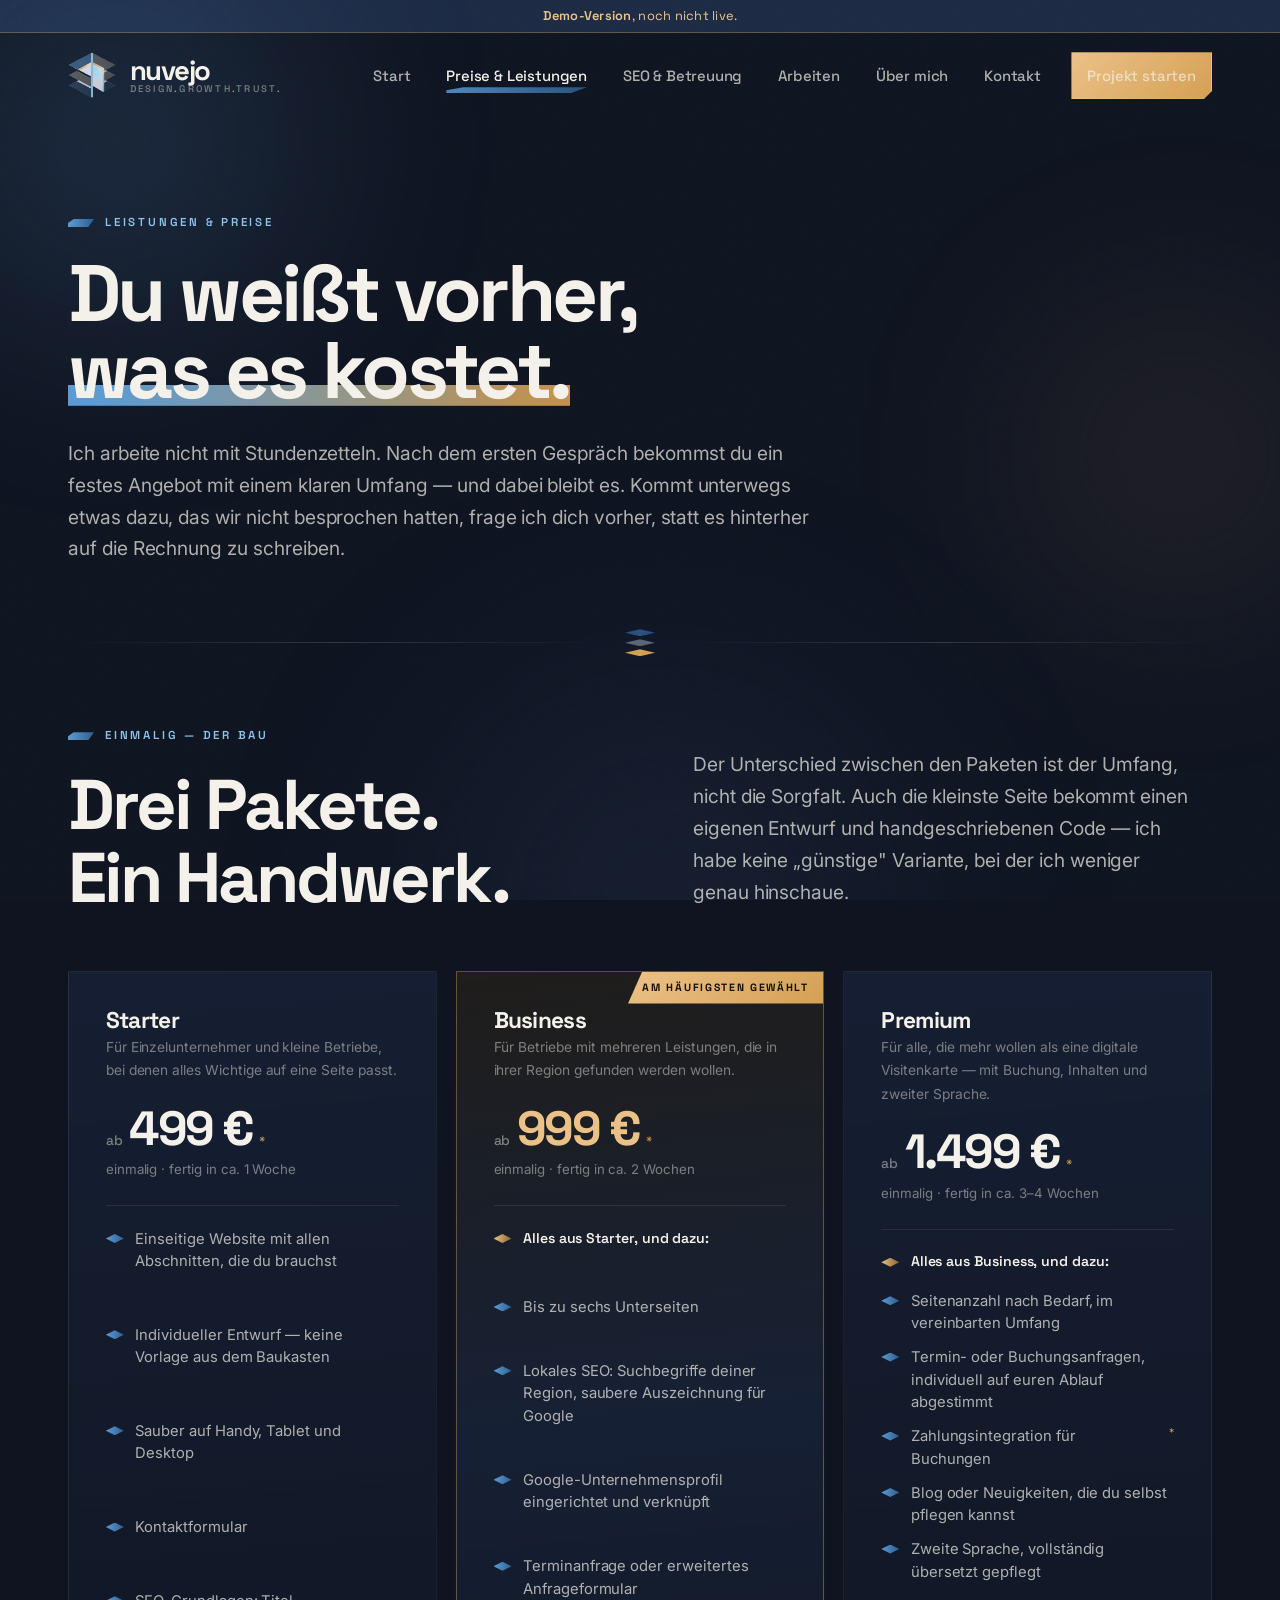
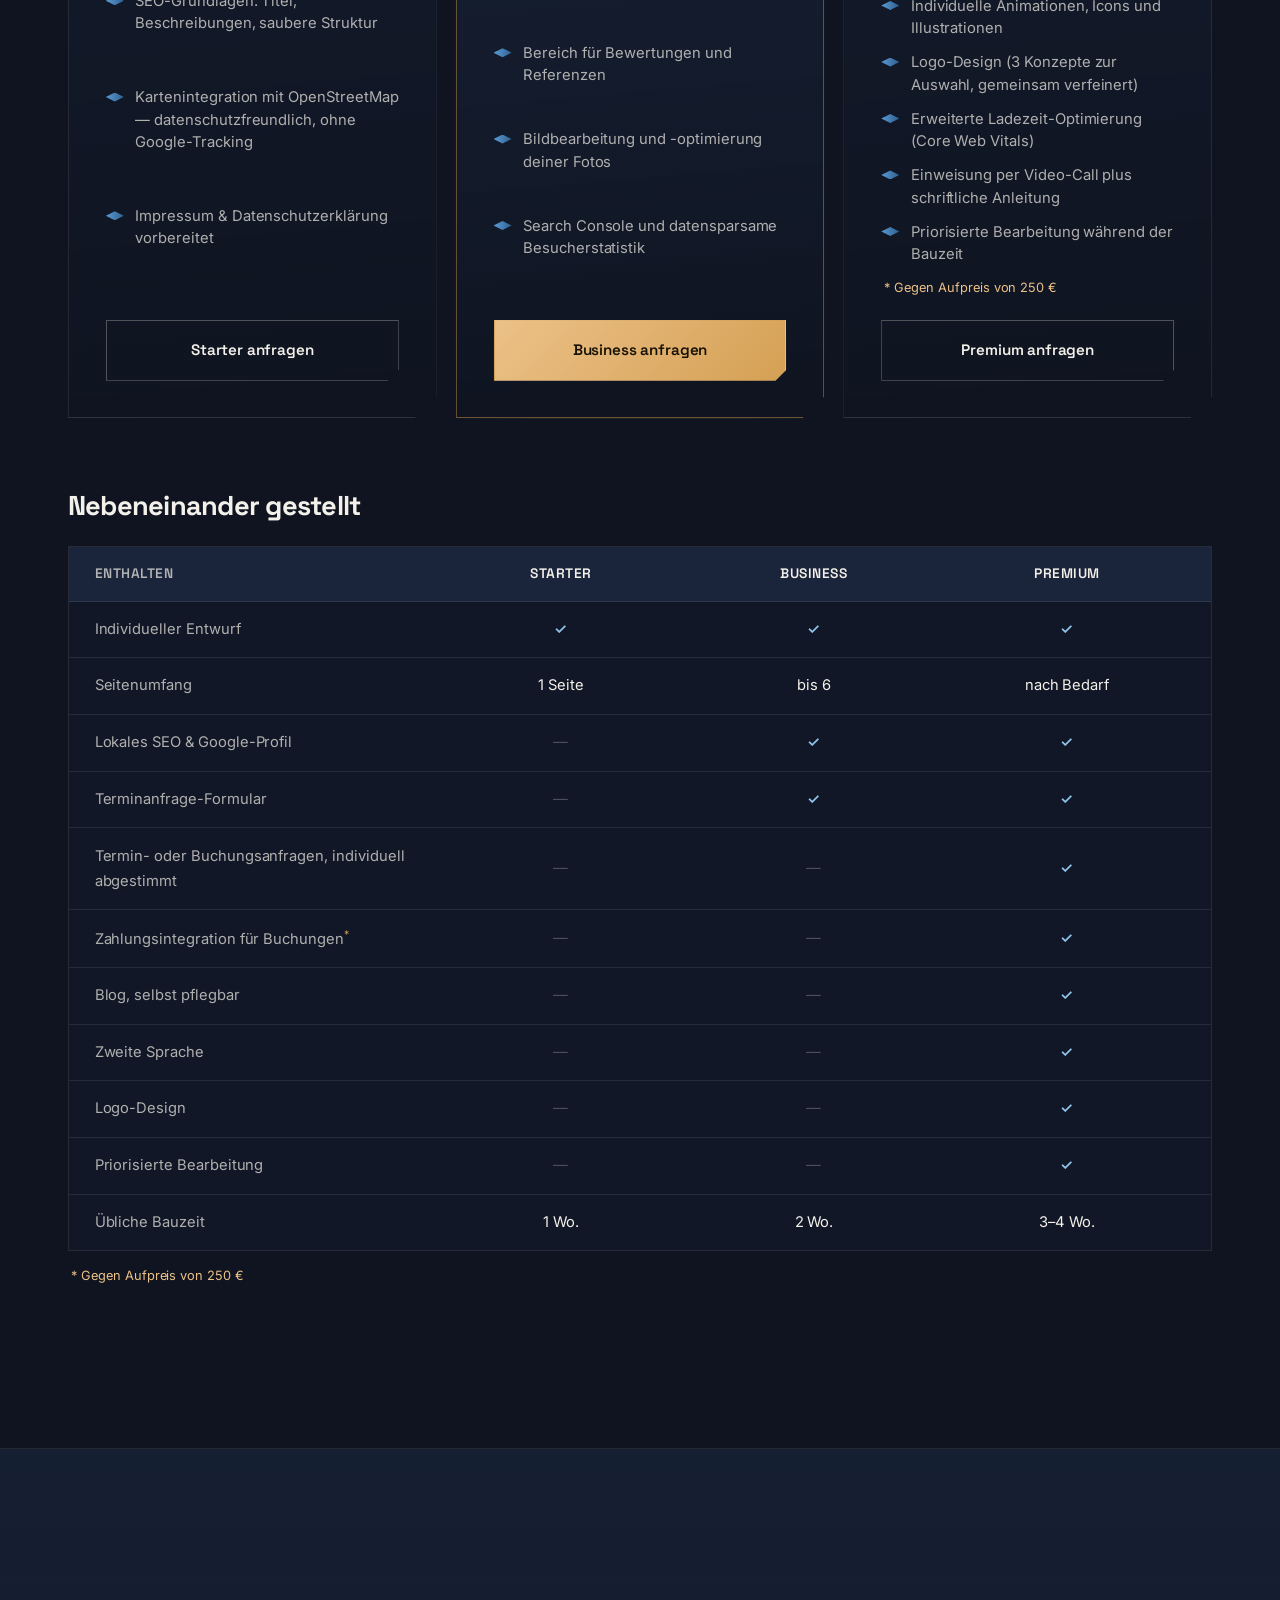
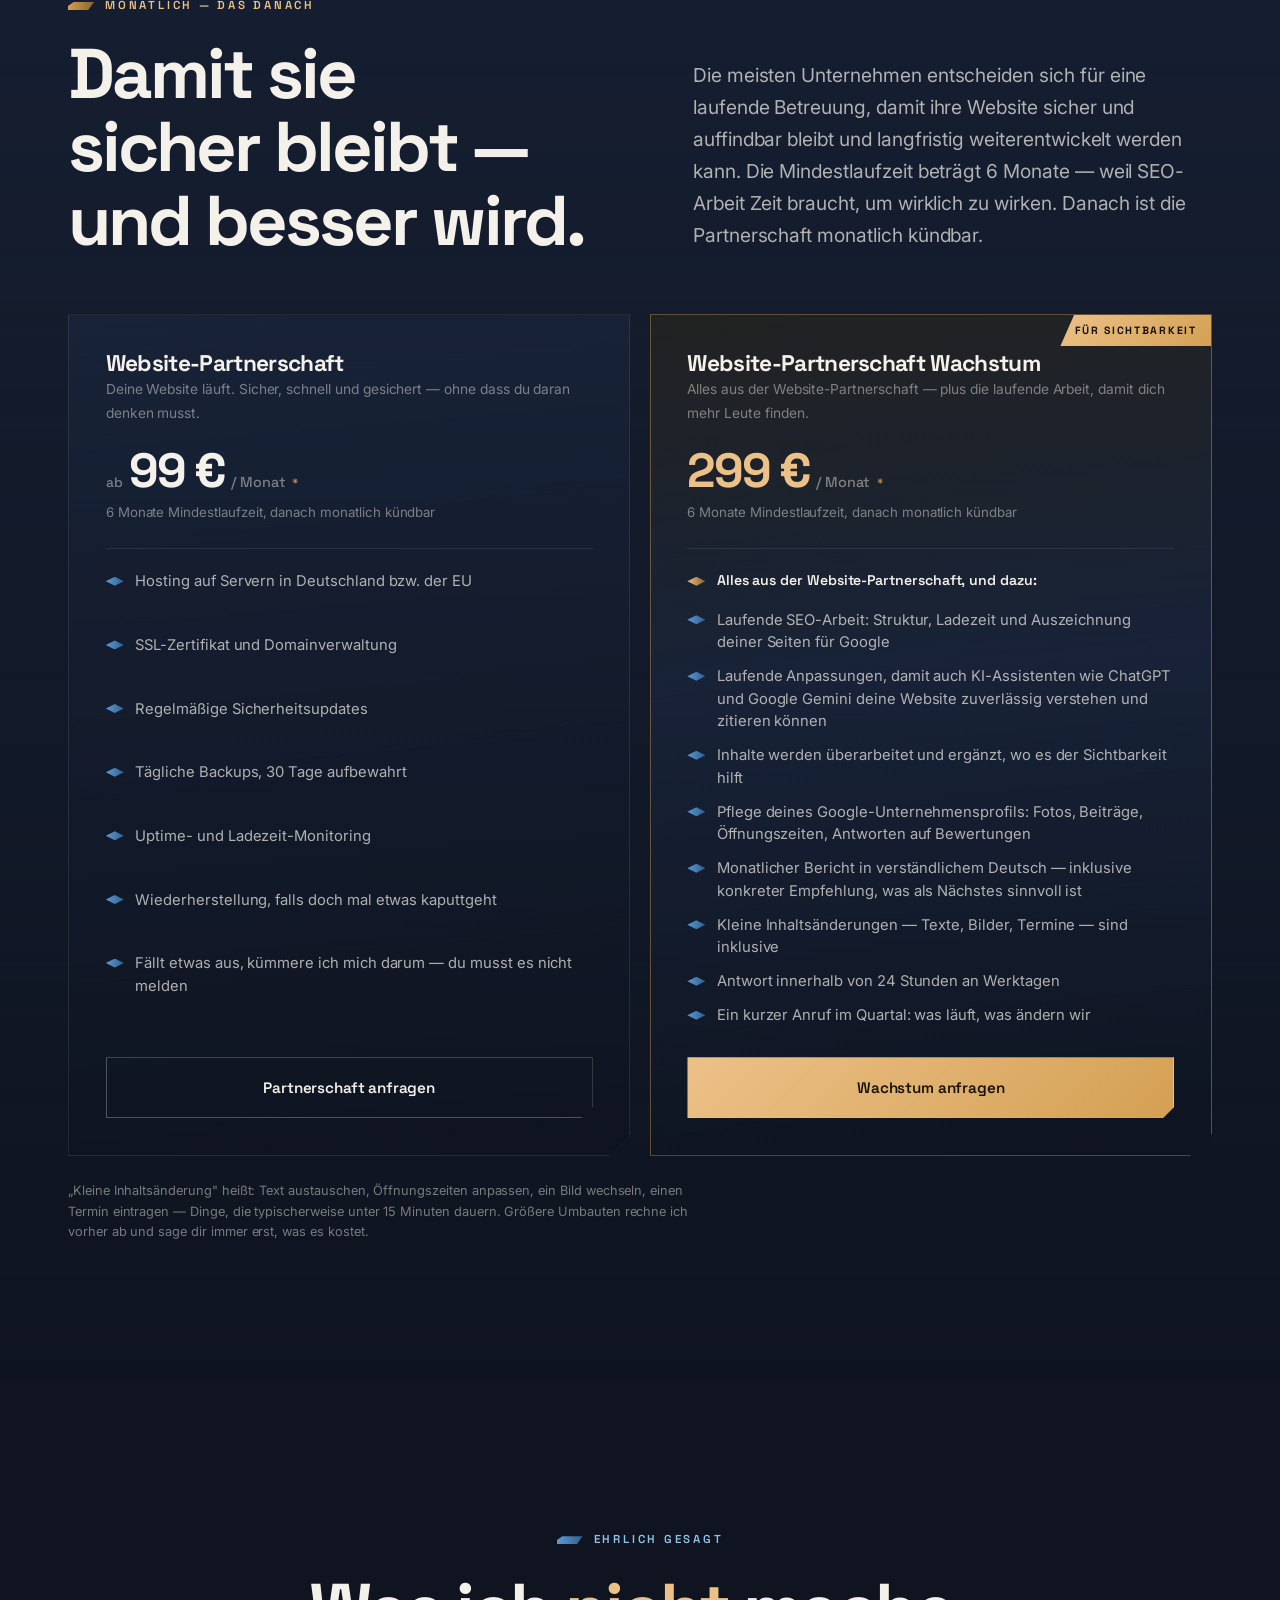
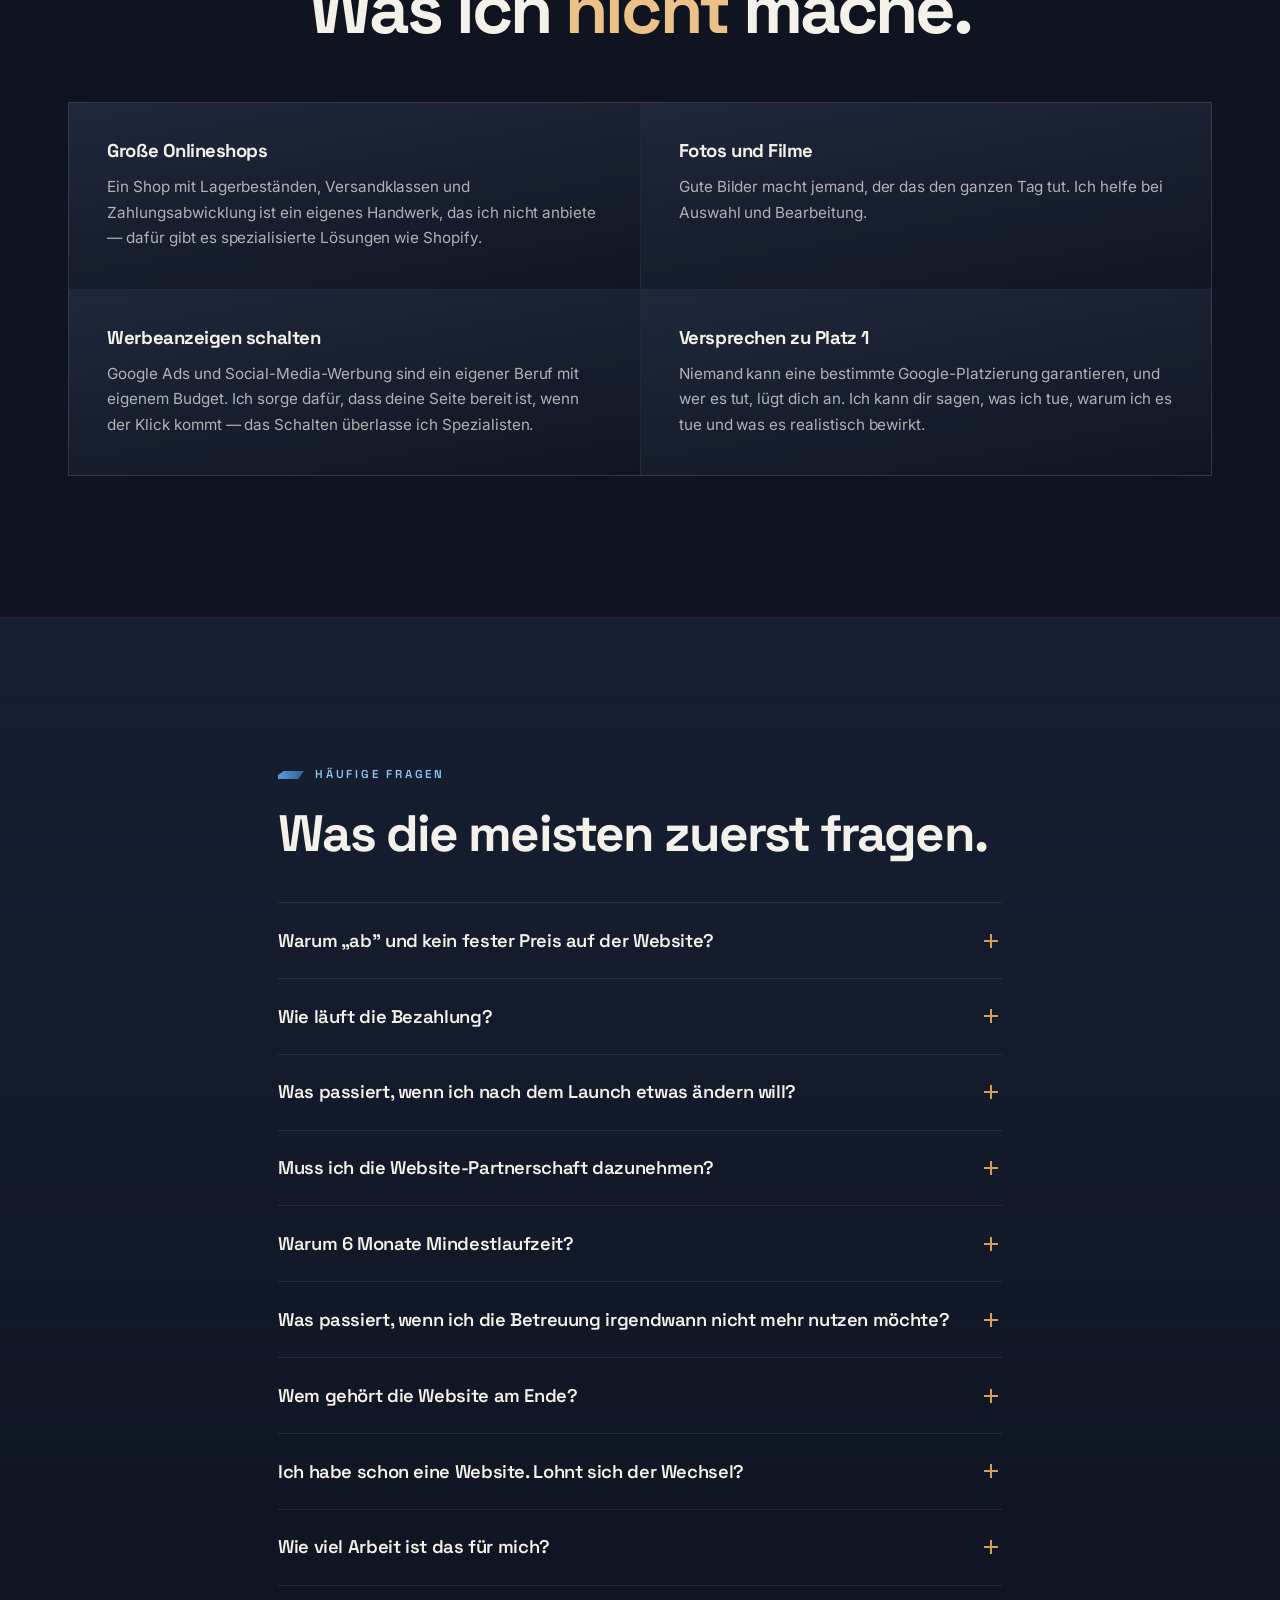
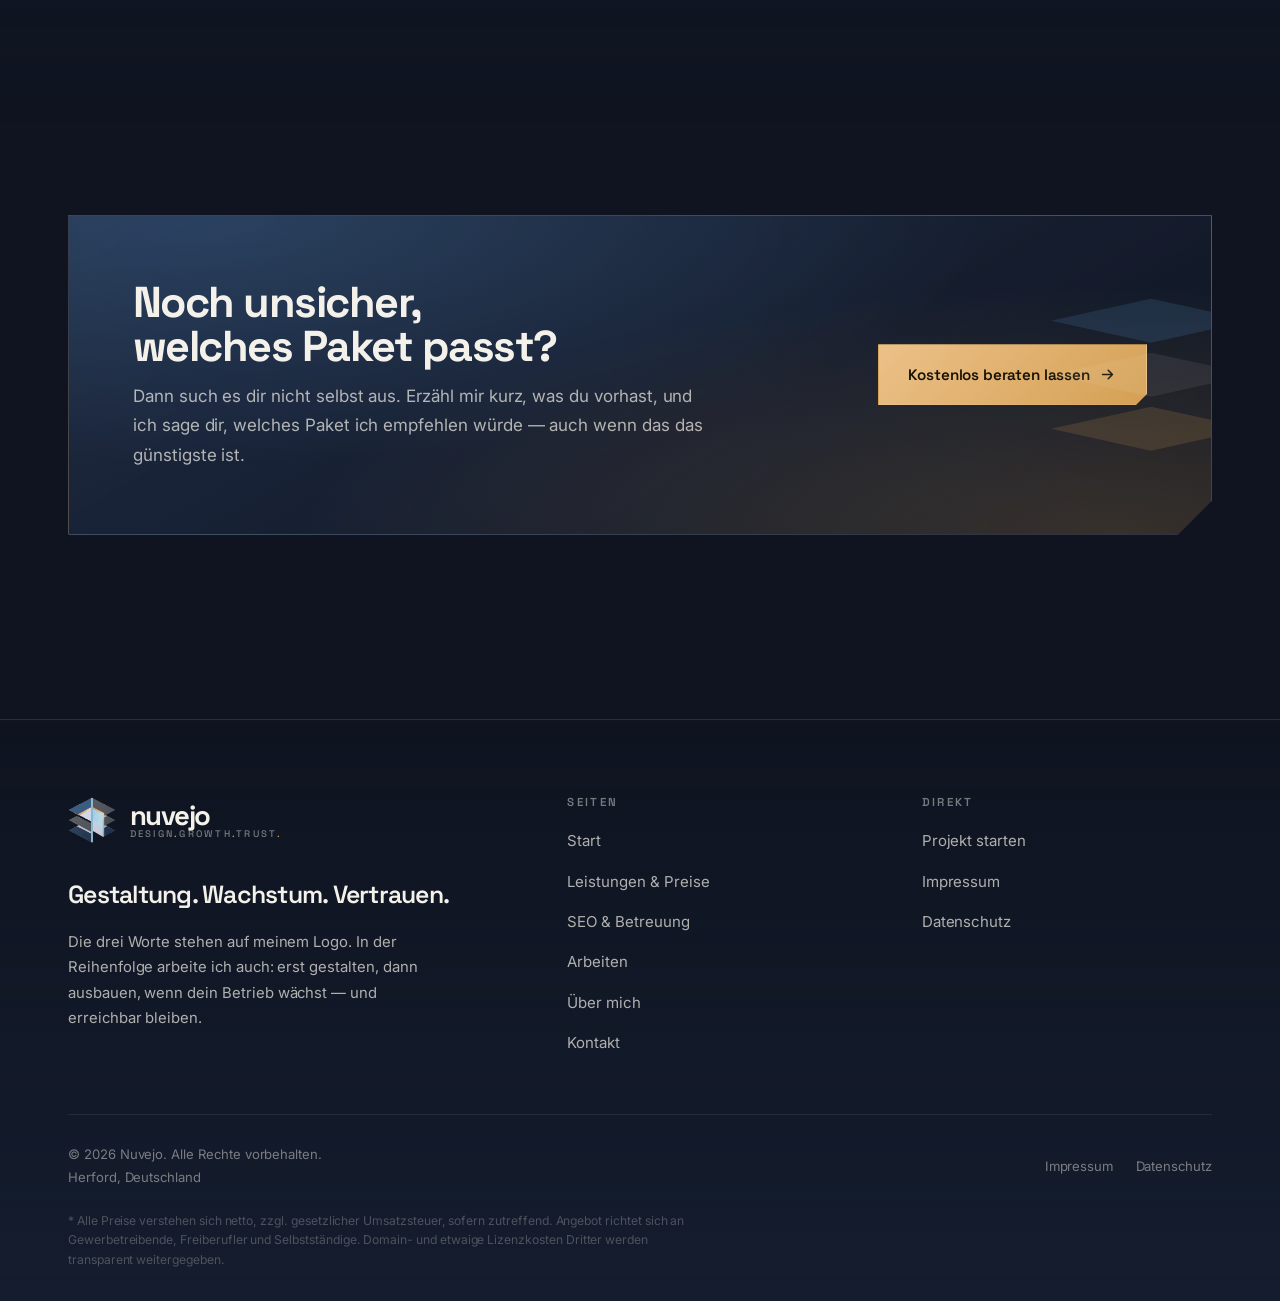
<file: leistungen.html>
<!DOCTYPE html>
<html lang="de">
<head>
<meta charset="UTF-8" />
<meta name="viewport" content="width=device-width, initial-scale=1" />

<title>Leistungen &amp; Preise — Nuvejo</title>
<meta name="description" content="Drei Website-Pakete ab 499 € und die Website-Partnerschaft ab 99 € im Monat. Feste Preise, klarer Umfang, keine Überraschungen auf der Schlussrechnung." />
<meta name="robots" content="index, follow" />
<meta name="theme-color" content="#0f1420" />
<link rel="canonical" href="https://nuvejo.de/leistungen" />

<meta property="og:type" content="website" />
<meta property="og:locale" content="de_DE" />
<meta property="og:site_name" content="Nuvejo" />
<meta property="og:title" content="Leistungen &amp; Preise — Nuvejo" />
<meta property="og:description" content="Drei Website-Pakete ab 499 €, Website-Partnerschaft ab 99 € im Monat. Feste Preise, klarer Umfang." />

<link rel="icon" href="assets/img/favicon.svg" type="image/svg+xml" />
<link rel="preconnect" href="https://fonts.googleapis.com" />
<link rel="preconnect" href="https://fonts.gstatic.com" crossorigin />
<link href="https://fonts.googleapis.com/css2?family=Space+Grotesk:wght@400;500;600;700&family=Inter:wght@400;500;600&display=swap" rel="stylesheet" />
<link rel="stylesheet" href="assets/css/styles.css" />
</head>

<body>
<div class="demo-bar" role="note"><strong>Demo-Version</strong>, noch nicht live.</div>
<a class="skip" href="#main">Zum Inhalt springen</a>


<div class="aura" aria-hidden="true"><span></span><span></span><span></span></div>
<div class="grain" aria-hidden="true"></div>
<div class="nav-veil" aria-hidden="true"></div>

<header class="masthead">
  <div class="shell masthead__in">
    <a class="brand" href="/" aria-label="Nuvejo — Startseite">
      <span class="brand__mark"><img src="assets/img/nuvejo-mark.png" alt="Nuvejo" /></span>
      <span class="brand__type">
        <span class="brand__name">nuvejo</span>
        <span class="brand__tag">Design<i>.</i>Growth<i>.</i>Trust<i>.</i></span>
      </span>
    </a>
    <button class="burger" aria-label="Menü öffnen" aria-expanded="false" aria-controls="mainnav"><i></i><i></i><i></i></button>
    <nav class="mainnav" id="mainnav" aria-label="Hauptnavigation">
      <a href="/">Start</a>
      <a href="/leistungen" aria-current="page">Preise &amp; Leistungen</a>
      <a href="/seo-betreuung">SEO &amp; Betreuung</a>
      <a href="/arbeiten">Arbeiten</a>
      <a href="/ueber-mich">Über mich</a>
      <a href="/kontakt">Kontakt</a>
      <a href="/kontakt" class="btn btn--gold btn--sm">Projekt starten</a>
    </nav>
  </div>
</header>

<main id="main">

  <!-- ============ PAGE HEADER ============ -->
  <section class="phead">
    <div class="shell phead__grid">
      <div>
        <p class="eyebrow rv">Leistungen &amp; Preise</p>
        <h1 class="phead__title rv">Du weißt vorher,<br /><span class="beamed">was es kostet.</span></h1>
      </div>
    </div>
    <div class="shell">
      <p class="lede rv" style="margin-top: 1.8rem">
        Ich arbeite nicht mit Stundenzetteln. Nach dem ersten Gespräch bekommst
        du ein festes Angebot mit einem klaren Umfang — und dabei bleibt es.
        Kommt unterwegs etwas dazu, das wir nicht besprochen hatten, frage ich
        dich vorher, statt es hinterher auf die Rechnung zu schreiben.
      </p>
    </div>
  </section>

  <!-- ============ WEBSITE-PAKETE ============ -->
  <section class="band band--flush-t" aria-labelledby="pakete-title">
    <div class="shell">
      <div class="seam rv" aria-hidden="true"><span class="seam__stack"><i></i><i></i><i></i></span></div>

      <div class="head head--split" style="margin-top: clamp(2.5rem, 5vw, 4rem)">
        <div class="rv">
          <p class="eyebrow">Einmalig — der Bau</p>
          <h2 class="h-1" id="pakete-title">Drei Pakete.<br />Ein Handwerk.</h2>
        </div>
        <p class="lede head__aside rv">
          Der Unterschied zwischen den Paketen ist der Umfang, nicht die
          Sorgfalt. Auch die kleinste Seite bekommt einen eigenen Entwurf und
          handgeschriebenen Code — ich habe keine „günstige" Variante, bei der
          ich weniger genau hinschaue.
        </p>
      </div>

      <div class="tiers" style="margin-top: clamp(2.5rem, 5vw, 3.5rem)">

        <!-- STARTER -->
        <article class="tier rv">
          <h3 class="tier__name">Starter</h3>
          <p class="tier__for">Für Einzelunternehmer und kleine Betriebe, bei denen alles Wichtige auf eine Seite passt.</p>
          <p class="tier__price"><span class="pre">ab</span><span class="amt">499 €</span><a href="#preishinweis" class="star" aria-label="Preishinweis">*</a></p>
          <p class="tier__note">einmalig · fertig in ca. 1 Woche</p>
          <div class="tier__sep"></div>
          <ul class="tier__list">
            <li><span class="plate-dot"></span>Einseitige Website mit allen Abschnitten, die du brauchst</li>
            <li><span class="plate-dot"></span>Individueller Entwurf — keine Vorlage aus dem Baukasten</li>
            <li><span class="plate-dot"></span>Sauber auf Handy, Tablet und Desktop</li>
            <li><span class="plate-dot"></span>Kontaktformular</li>
            <li><span class="plate-dot"></span>SEO-Grundlagen: Titel, Beschreibungen, saubere Struktur</li>
            <li><span class="plate-dot"></span>Kartenintegration mit OpenStreetMap — datenschutzfreundlich, ohne Google-Tracking</li>
            <li><span class="plate-dot"></span>Impressum &amp; Datenschutzerklärung vorbereitet</li>
          </ul>
          <a href="/kontakt?paket=Starter" class="btn btn--line btn--wide">Starter anfragen</a>
        </article>

        <!-- BUSINESS -->
        <article class="tier tier--hero rv">
          <span class="tier__flag">Am häufigsten gewählt</span>
          <h3 class="tier__name">Business</h3>
          <p class="tier__for">Für Betriebe mit mehreren Leistungen, die in ihrer Region gefunden werden wollen.</p>
          <p class="tier__price"><span class="pre">ab</span><span class="amt">999 €</span><a href="#preishinweis" class="star" aria-label="Preishinweis">*</a></p>
          <p class="tier__note">einmalig · fertig in ca. 2 Wochen</p>
          <div class="tier__sep"></div>
          <ul class="tier__list">
            <li class="carry"><span class="plate-dot"></span>Alles aus Starter, und dazu:</li>
            <li><span class="plate-dot"></span>Bis zu sechs Unterseiten</li>
            <li><span class="plate-dot"></span>Lokales SEO: Suchbegriffe deiner Region, saubere Auszeichnung für Google</li>
            <li><span class="plate-dot"></span>Google-Unternehmensprofil eingerichtet und verknüpft</li>
            <li><span class="plate-dot"></span>Terminanfrage oder erweitertes Anfrageformular</li>
            <li><span class="plate-dot"></span>Bereich für Bewertungen und Referenzen</li>
            <li><span class="plate-dot"></span>Bildbearbeitung und -optimierung deiner Fotos</li>
            <li><span class="plate-dot"></span>Search Console und datensparsame Besucherstatistik</li>
          </ul>
          <a href="/kontakt?paket=Business" class="btn btn--gold btn--wide">Business anfragen</a>
        </article>

        <!-- PREMIUM -->
        <article class="tier rv">
          <h3 class="tier__name">Premium</h3>
          <p class="tier__for">Für alle, die mehr wollen als eine digitale Visitenkarte — mit Buchung, Inhalten und zweiter Sprache.</p>
          <p class="tier__price"><span class="pre">ab</span><span class="amt">1.499 €</span><a href="#preishinweis" class="star" aria-label="Preishinweis">*</a></p>
          <p class="tier__note">einmalig · fertig in ca. 3–4 Wochen</p>
          <div class="tier__sep"></div>
          <ul class="tier__list">
            <li class="carry"><span class="plate-dot"></span>Alles aus Business, und dazu:</li>
            <li><span class="plate-dot"></span>Seitenanzahl nach Bedarf, im vereinbarten Umfang</li>
            <li><span class="plate-dot"></span>Termin- oder Buchungsanfragen, individuell auf euren Ablauf abgestimmt</li>
            <li><span class="plate-dot"></span>Zahlungsintegration für Buchungen<a href="#premium-addon" class="star" aria-label="Aufpreis-Hinweis">*</a></li>
            <li><span class="plate-dot"></span>Blog oder Neuigkeiten, die du selbst pflegen kannst</li>
            <li><span class="plate-dot"></span>Zweite Sprache, vollständig übersetzt gepflegt</li>
            <li><span class="plate-dot"></span>Individuelle Animationen, Icons und Illustrationen</li>
            <li><span class="plate-dot"></span>Logo-Design (3 Konzepte zur Auswahl, gemeinsam verfeinert)</li>
            <li><span class="plate-dot"></span>Erweiterte Ladezeit-Optimierung (Core Web Vitals)</li>
            <li><span class="plate-dot"></span>Einweisung per Video-Call plus schriftliche Anleitung</li>
            <li><span class="plate-dot"></span>Priorisierte Bearbeitung während der Bauzeit</li>
          </ul>
          <p class="tier__addon" id="premium-addon">* Gegen Aufpreis von 250 €</p>
          <a href="/kontakt?paket=Premium" class="btn btn--line btn--wide">Premium anfragen</a>
        </article>
      </div>

      <!-- Comparison -->
      <h3 class="h-3 rv" style="margin: clamp(3rem, 6vw, 4.5rem) 0 1.4rem">Nebeneinander gestellt</h3>
      <div class="compare rv">
        <div class="compare__row compare__row--head">
          <span class="lbl">Enthalten</span><span>Starter</span><span>Business</span><span>Premium</span>
        </div>
        <div class="compare__row"><span class="lbl">Individueller Entwurf</span><span data-c="Starter" class="yes">✓</span><span data-c="Business" class="yes">✓</span><span data-c="Premium" class="yes">✓</span></div>
        <div class="compare__row"><span class="lbl">Seitenumfang</span><span data-c="Starter">1 Seite</span><span data-c="Business">bis 6</span><span data-c="Premium">nach Bedarf</span></div>
        <div class="compare__row"><span class="lbl">Lokales SEO &amp; Google-Profil</span><span data-c="Starter" class="no">—</span><span data-c="Business" class="yes">✓</span><span data-c="Premium" class="yes">✓</span></div>
        <div class="compare__row"><span class="lbl">Terminanfrage-Formular</span><span data-c="Starter" class="no">—</span><span data-c="Business" class="yes">✓</span><span data-c="Premium" class="yes">✓</span></div>
        <div class="compare__row"><span class="lbl">Termin- oder Buchungsanfragen, individuell abgestimmt</span><span data-c="Starter" class="no">—</span><span data-c="Business" class="no">—</span><span data-c="Premium" class="yes">✓</span></div>
        <div class="compare__row"><span class="lbl">Zahlungsintegration für Buchungen<a href="#premium-addon" class="star" aria-label="Aufpreis-Hinweis">*</a></span><span data-c="Starter" class="no">—</span><span data-c="Business" class="no">—</span><span data-c="Premium" class="yes">✓</span></div>
        <div class="compare__row"><span class="lbl">Blog, selbst pflegbar</span><span data-c="Starter" class="no">—</span><span data-c="Business" class="no">—</span><span data-c="Premium" class="yes">✓</span></div>
        <div class="compare__row"><span class="lbl">Zweite Sprache</span><span data-c="Starter" class="no">—</span><span data-c="Business" class="no">—</span><span data-c="Premium" class="yes">✓</span></div>
        <div class="compare__row"><span class="lbl">Logo-Design</span><span data-c="Starter" class="no">—</span><span data-c="Business" class="no">—</span><span data-c="Premium" class="yes">✓</span></div>
        <div class="compare__row"><span class="lbl">Priorisierte Bearbeitung</span><span data-c="Starter" class="no">—</span><span data-c="Business" class="no">—</span><span data-c="Premium" class="yes">✓</span></div>
        <div class="compare__row"><span class="lbl">Übliche Bauzeit</span><span data-c="Starter">1 Wo.</span><span data-c="Business">2 Wo.</span><span data-c="Premium">3–4 Wo.</span></div>
      </div>

      <!-- Same data as .compare above, regrouped by package instead of by
           feature — shown only below 620px, where a 4-column table stops
           being readable. The table is hidden at that breakpoint instead of
           removed, so nothing here duplicates into the accessibility tree. -->
      <div class="compare-cards rv">
        <article class="compare-card">
          <h4 class="compare-card__title">Starter</h4>
          <ul class="compare-card__list">
            <li><span class="lbl">Individueller Entwurf</span><span class="yes">✓</span></li>
            <li><span class="lbl">Seitenumfang</span><span>1 Seite</span></li>
            <li><span class="lbl">Lokales SEO &amp; Google-Profil</span><span class="no">—</span></li>
            <li><span class="lbl">Terminanfrage-Formular</span><span class="no">—</span></li>
            <li><span class="lbl">Termin- oder Buchungsanfragen, individuell abgestimmt</span><span class="no">—</span></li>
            <li><span class="lbl">Zahlungsintegration für Buchungen<a href="#premium-addon" class="star" aria-label="Aufpreis-Hinweis">*</a></span><span class="no">—</span></li>
            <li><span class="lbl">Blog, selbst pflegbar</span><span class="no">—</span></li>
            <li><span class="lbl">Zweite Sprache</span><span class="no">—</span></li>
            <li><span class="lbl">Logo-Design</span><span class="no">—</span></li>
            <li><span class="lbl">Priorisierte Bearbeitung</span><span class="no">—</span></li>
            <li><span class="lbl">Übliche Bauzeit</span><span>1 Wo.</span></li>
          </ul>
        </article>
        <article class="compare-card">
          <h4 class="compare-card__title">Business</h4>
          <ul class="compare-card__list">
            <li><span class="lbl">Individueller Entwurf</span><span class="yes">✓</span></li>
            <li><span class="lbl">Seitenumfang</span><span>bis 6</span></li>
            <li><span class="lbl">Lokales SEO &amp; Google-Profil</span><span class="yes">✓</span></li>
            <li><span class="lbl">Terminanfrage-Formular</span><span class="yes">✓</span></li>
            <li><span class="lbl">Termin- oder Buchungsanfragen, individuell abgestimmt</span><span class="no">—</span></li>
            <li><span class="lbl">Zahlungsintegration für Buchungen<a href="#premium-addon" class="star" aria-label="Aufpreis-Hinweis">*</a></span><span class="no">—</span></li>
            <li><span class="lbl">Blog, selbst pflegbar</span><span class="no">—</span></li>
            <li><span class="lbl">Zweite Sprache</span><span class="no">—</span></li>
            <li><span class="lbl">Logo-Design</span><span class="no">—</span></li>
            <li><span class="lbl">Priorisierte Bearbeitung</span><span class="no">—</span></li>
            <li><span class="lbl">Übliche Bauzeit</span><span>2 Wo.</span></li>
          </ul>
        </article>
        <article class="compare-card">
          <h4 class="compare-card__title">Premium</h4>
          <ul class="compare-card__list">
            <li><span class="lbl">Individueller Entwurf</span><span class="yes">✓</span></li>
            <li><span class="lbl">Seitenumfang</span><span>nach Bedarf</span></li>
            <li><span class="lbl">Lokales SEO &amp; Google-Profil</span><span class="yes">✓</span></li>
            <li><span class="lbl">Terminanfrage-Formular</span><span class="yes">✓</span></li>
            <li><span class="lbl">Termin- oder Buchungsanfragen, individuell abgestimmt</span><span class="yes">✓</span></li>
            <li><span class="lbl">Zahlungsintegration für Buchungen<a href="#premium-addon" class="star" aria-label="Aufpreis-Hinweis">*</a></span><span class="yes">✓</span></li>
            <li><span class="lbl">Blog, selbst pflegbar</span><span class="yes">✓</span></li>
            <li><span class="lbl">Zweite Sprache</span><span class="yes">✓</span></li>
            <li><span class="lbl">Logo-Design</span><span class="yes">✓</span></li>
            <li><span class="lbl">Priorisierte Bearbeitung</span><span class="yes">✓</span></li>
            <li><span class="lbl">Übliche Bauzeit</span><span>3–4 Wo.</span></li>
          </ul>
        </article>
      </div>

      <p class="tier__addon" style="margin-top: 0.9rem">* Gegen Aufpreis von 250 €</p>
    </div>
  </section>

  <!-- ============ BETREUUNG ============ -->
  <section class="band band--raise" aria-labelledby="betreuung-title">
    <div class="shell">
      <div class="head head--split">
        <div class="rv">
          <p class="eyebrow eyebrow--gold">Monatlich — das Danach</p>
          <h2 class="h-1" id="betreuung-title">Damit sie sicher bleibt —<br />und besser wird.</h2>
        </div>
        <p class="lede head__aside rv">
          Die meisten Unternehmen entscheiden sich für eine laufende Betreuung,
          damit ihre Website sicher und auffindbar bleibt und langfristig
          weiterentwickelt werden kann. Die Mindestlaufzeit beträgt 6 Monate —
          weil SEO-Arbeit Zeit braucht, um wirklich zu wirken. Danach ist die
          Partnerschaft monatlich kündbar.
        </p>
      </div>

      <div class="tiers tiers--care" style="margin-top: clamp(2.5rem, 5vw, 3.5rem)">

        <!-- WEBSITE-PARTNERSCHAFT -->
        <article class="tier rv">
          <h3 class="tier__name">Website-Partnerschaft</h3>
          <p class="tier__for">Deine Website läuft. Sicher, schnell und gesichert — ohne dass du daran denken musst.</p>
          <p class="tier__price"><span class="pre">ab</span><span class="amt">99 €</span><span class="per">/ Monat</span><a href="#preishinweis" class="star" aria-label="Preishinweis">*</a></p>
          <p class="tier__note">6 Monate Mindestlaufzeit, danach monatlich kündbar</p>
          <div class="tier__sep"></div>
          <ul class="tier__list">
            <li><span class="plate-dot"></span>Hosting auf Servern in Deutschland bzw. der EU</li>
            <li><span class="plate-dot"></span>SSL-Zertifikat und Domainverwaltung</li>
            <li><span class="plate-dot"></span>Regelmäßige Sicherheitsupdates</li>
            <li><span class="plate-dot"></span>Tägliche Backups, 30 Tage aufbewahrt</li>
            <li><span class="plate-dot"></span>Uptime- und Ladezeit-Monitoring</li>
            <li><span class="plate-dot"></span>Wiederherstellung, falls doch mal etwas kaputtgeht</li>
            <li><span class="plate-dot"></span>Fällt etwas aus, kümmere ich mich darum — du musst es nicht melden</li>
          </ul>
          <a href="/kontakt?paket=Website-Partnerschaft" class="btn btn--line btn--wide">Partnerschaft anfragen</a>
        </article>

        <!-- WEBSITE-PARTNERSCHAFT WACHSTUM -->
        <article class="tier tier--hero rv">
          <span class="tier__flag">Für Sichtbarkeit</span>
          <h3 class="tier__name">Website-Partnerschaft Wachstum</h3>
          <p class="tier__for">Alles aus der Website-Partnerschaft — plus die laufende Arbeit, damit dich mehr Leute finden.</p>
          <p class="tier__price"><span class="amt">299 €</span><span class="per">/ Monat</span><a href="#preishinweis" class="star" aria-label="Preishinweis">*</a></p>
          <p class="tier__note">6 Monate Mindestlaufzeit, danach monatlich kündbar</p>
          <div class="tier__sep"></div>
          <ul class="tier__list">
            <li class="carry"><span class="plate-dot"></span>Alles aus der Website-Partnerschaft, und dazu:</li>
            <li><span class="plate-dot"></span>Laufende SEO-Arbeit: Struktur, Ladezeit und Auszeichnung deiner Seiten für Google</li>
            <li><span class="plate-dot"></span>Laufende Anpassungen, damit auch KI-Assistenten wie ChatGPT und Google Gemini deine Website zuverlässig verstehen und zitieren können</li>
            <li><span class="plate-dot"></span>Inhalte werden überarbeitet und ergänzt, wo es der Sichtbarkeit hilft</li>
            <li><span class="plate-dot"></span>Pflege deines Google-Unternehmensprofils: Fotos, Beiträge, Öffnungszeiten, Antworten auf Bewertungen</li>
            <li><span class="plate-dot"></span>Monatlicher Bericht in verständlichem Deutsch — inklusive konkreter Empfehlung, was als Nächstes sinnvoll ist</li>
            <li><span class="plate-dot"></span>Kleine Inhaltsänderungen — Texte, Bilder, Termine — sind inklusive</li>
            <li><span class="plate-dot"></span>Antwort innerhalb von 24 Stunden an Werktagen</li>
            <li><span class="plate-dot"></span>Ein kurzer Anruf im Quartal: was läuft, was ändern wir</li>
          </ul>
          <a href="/kontakt?paket=Website-Partnerschaft%20Wachstum" class="btn btn--gold btn--wide">Wachstum anfragen</a>
        </article>
      </div>

      <p class="tiny faint rv" style="margin-top: 1.6rem; max-width: 78ch">
        „Kleine Inhaltsänderung" heißt: Text austauschen, Öffnungszeiten
        anpassen, ein Bild wechseln, einen Termin eintragen — Dinge, die
        typischerweise unter 15 Minuten dauern. Größere Umbauten rechne ich
        vorher ab und sage dir immer erst, was es kostet.
      </p>
    </div>
  </section>

  <!-- ============ EHRLICHKEIT ============ -->
  <section class="band" aria-labelledby="ehrlich-title">
    <div class="shell">
      <div class="head rv" style="max-width: none; text-align: center; margin-inline: auto;">
        <p class="eyebrow" style="justify-content: center;">Ehrlich gesagt</p>
        <h2 class="h-1" id="ehrlich-title">Was ich <span class="lit">nicht</span> mache.</h2>
      </div>

      <div class="cards cards--2" style="margin-top: clamp(2.5rem, 5vw, 3.5rem)">
        <article class="card rv">
          <h3>Große Onlineshops</h3>
          <p>
            Ein Shop mit Lagerbeständen, Versandklassen und
            Zahlungsabwicklung ist ein eigenes Handwerk, das ich nicht
            anbiete — dafür gibt es spezialisierte Lösungen wie Shopify.
          </p>
        </article>
        <article class="card rv">
          <h3>Fotos und Filme</h3>
          <p>
            Gute Bilder macht jemand, der das den ganzen Tag tut. Ich helfe
            bei Auswahl und Bearbeitung.
          </p>
        </article>
        <article class="card rv">
          <h3>Werbeanzeigen schalten</h3>
          <p>
            Google Ads und Social-Media-Werbung sind ein eigener Beruf mit
            eigenem Budget. Ich sorge dafür, dass deine Seite bereit ist, wenn
            der Klick kommt — das Schalten überlasse ich Spezialisten.
          </p>
        </article>
        <article class="card rv">
          <h3>Versprechen zu Platz 1</h3>
          <p>
            Niemand kann eine bestimmte Google-Platzierung garantieren, und wer
            es tut, lügt dich an. Ich kann dir sagen, was ich tue, warum ich es
            tue und was es realistisch bewirkt.
          </p>
        </article>
      </div>
    </div>
  </section>

  <!-- ============ FAQ ============ -->
  <section class="band band--raise" aria-labelledby="faq-title">
    <div class="shell shell--narrow">
      <p class="eyebrow rv">Häufige Fragen</p>
      <h2 class="h-2 rv" id="faq-title" style="margin-bottom: clamp(1.8rem, 4vw, 2.6rem)">Was die meisten zuerst fragen.</h2>

      <div class="faq rv">
        <details>
          <summary>Warum „ab" und kein fester Preis auf der Website?<span class="pm" aria-hidden="true"></span></summary>
          <p>
            Weil eine Seite für einen Malerbetrieb mit vier Leistungen etwas
            anderes ist als eine für eine Praxis mit Online-Terminvergabe. Das
            „ab" verschwindet nach dem ersten Gespräch: Du bekommst eine feste
            Zahl im Angebot, bevor ich anfange, und die gilt.
          </p>
        </details>

        <details>
          <summary>Wie läuft die Bezahlung?<span class="pm" aria-hidden="true"></span></summary>
          <p>
            Nach unserem Gespräch bekommst du ein festes Angebot. Bei Zusage
            zahlst du eine Anzahlung von 30 %. Die Restzahlung wird fällig,
            sobald deine Website fertig ist — vor dem Launch. Rechnung per
            E-Mail, Überweisung innerhalb von 14 Tagen.
          </p>
        </details>

        <details>
          <summary>Was passiert, wenn ich nach dem Launch etwas ändern will?<span class="pm" aria-hidden="true"></span></summary>
          <p>
            Kleinigkeiten in den ersten zwei Wochen nach dem Launch mache ich
            ohne Berechnung — es ist normal, dass einem im Alltag noch etwas
            auffällt. Danach entweder über die monatliche Betreuung oder
            einzeln nach Aufwand, immer mit vorheriger Ansage.
          </p>
        </details>

        <details>
          <summary>Muss ich die Website-Partnerschaft dazunehmen?<span class="pm" aria-hidden="true"></span></summary>
          <p>
            Nein, musst du nicht. Aber ganz ehrlich: Hosting, SSL,
            Sicherheitsupdates und Backups verschwinden nicht, nur weil man
            nicht an sie denkt — bis genau der Tag kommt, an dem etwas ausfällt
            und niemand sich zuständig fühlt. Ab 99 € im Monat übernehme ich
            das komplett, damit du dir nie wieder Gedanken darüber machen
            musst.
          </p>
        </details>

        <details>
          <summary>Warum 6 Monate Mindestlaufzeit?<span class="pm" aria-hidden="true"></span></summary>
          <p>
            Weil SEO und Optimierung nicht von heute auf morgen wirken. Ich
            möchte sicherstellen, dass du den vollen Nutzen aus der
            Partnerschaft ziehst — und nicht nach 4 Wochen aufgibst, bevor die
            Arbeit überhaupt sichtbar wird. Nach 6 Monaten kannst du monatlich
            kündigen.
          </p>
        </details>

        <details>
          <summary>Was passiert, wenn ich die Betreuung irgendwann nicht mehr nutzen möchte?<span class="pm" aria-hidden="true"></span></summary>
          <p>
            Nach 6 Monaten ist eine Kündigung jederzeit möglich — danach
            monatlich zum Monatsende. Deine Domain und deine Inhalte bleiben
            bei dir.
          </p>
        </details>

        <details>
          <summary>Wem gehört die Website am Ende?<span class="pm" aria-hidden="true"></span></summary>
          <p>
            Dir. Die Domain, Inhalte und Code laufen auf deinen Namen.
          </p>
        </details>

        <details>
          <summary>Ich habe schon eine Website. Lohnt sich der Wechsel?<span class="pm" aria-hidden="true"></span></summary>
          <p>
            Auf jeden Fall. Das Web entwickelt sich ständig weiter —
            Suchmaschinenoptimierung, KI-Suche, Google ändert laufend seine
            Richtlinien. Eine Website, die vor ein paar Jahren gut war, ist
            heute oft technisch veraltet. Schick mir den Link, ich schaue sie
            mir an und sage dir ehrlich, was sich lohnt. Das kostet dich
            nichts.
          </p>
        </details>

        <details>
          <summary>Wie viel Arbeit ist das für mich?<span class="pm" aria-hidden="true"></span></summary>
          <p>
            Ein Gespräch am Anfang, ein paar Fotos und Informationen zu deinen
            Leistungen, und zwei bis drei Rückmeldungen zu den Entwürfen.
            Zusammen meist zwei bis vier Stunden, verteilt über mehrere Wochen.
            Den Rest mache ich.
          </p>
        </details>
      </div>
    </div>
  </section>

  <!-- ============ CTA ============ -->
  <section class="band band--tight">
    <div class="shell">
      <div class="cta rv">
        <div>
          <h2>Noch unsicher, welches Paket passt?</h2>
          <p>
            Dann such es dir nicht selbst aus. Erzähl mir kurz, was du vorhast,
            und ich sage dir, welches Paket ich empfehlen würde — auch wenn das
            das günstigste ist.
          </p>
        </div>
        <div class="btn-row">
          <a href="/kontakt" class="btn btn--gold">
            Kostenlos beraten lassen
            <svg class="btn__ico" viewBox="0 0 24 24" fill="none" stroke="currentColor" stroke-width="2.2" stroke-linecap="round" stroke-linejoin="round" aria-hidden="true"><path d="M5 12h14M13 6l6 6-6 6" /></svg>
          </a>
        </div>
        <span class="cta__plates" aria-hidden="true"><i></i><i></i><i></i></span>
      </div>
    </div>
  </section>

</main>

<footer class="footer">
  <div class="shell">
    <div class="footer__top">
      <div class="footer__brand">
        <a class="brand" href="/" aria-label="Nuvejo — Startseite">
          <span class="brand__mark"><img src="assets/img/nuvejo-mark.png" alt="Nuvejo" /></span>
          <span class="brand__type">
            <span class="brand__name">nuvejo</span>
            <span class="brand__tag">Design<i>.</i>Growth<i>.</i>Trust<i>.</i></span>
          </span>
        </a>
        <p class="footer__say">Gestaltung. Wachstum. Vertrauen.</p>
        <p class="muted" style="max-width: 40ch; font-size: .93rem">
          Die drei Worte stehen auf meinem Logo. In der Reihenfolge arbeite ich
          auch: erst gestalten, dann ausbauen, wenn dein Betrieb wächst — und
          erreichbar bleiben.
        </p>
      </div>
      <div class="footer__col">
        <h4>Seiten</h4>
        <ul>
          <li><a href="/">Start</a></li>
          <li><a href="/leistungen">Leistungen &amp; Preise</a></li>
          <li><a href="/seo-betreuung">SEO &amp; Betreuung</a></li>
          <li><a href="/arbeiten">Arbeiten</a></li>
          <li><a href="/ueber-mich">Über mich</a></li>
          <li><a href="/kontakt">Kontakt</a></li>
        </ul>
      </div>
      <div class="footer__col">
        <h4>Direkt</h4>
        <ul>
          <li><a href="/kontakt">Projekt starten</a></li>
          <li><a href="/impressum">Impressum</a></li>
          <li><a href="/datenschutz">Datenschutz</a></li>
        </ul>
      </div>
    </div>
    <div class="footer__bottom">
      <p>
        © <span data-year>2026</span> Nuvejo. Alle Rechte vorbehalten.<br />
        Herford, Deutschland
      </p>
      <nav class="footer__legal" aria-label="Rechtliches">
        <a href="/impressum">Impressum</a>
        <a href="/datenschutz">Datenschutz</a>
      </nav>
    </div>
    <p class="footer__note" id="preishinweis">
      * Alle Preise verstehen sich netto, zzgl. gesetzlicher Umsatzsteuer,
      sofern zutreffend. Angebot richtet sich an Gewerbetreibende, Freiberufler
      und Selbstständige. Domain- und etwaige Lizenzkosten Dritter werden
      transparent weitergegeben.
    </p>
  </div>
</footer>

<script src="assets/js/main.js"></script>
</body>
</html>
</file>
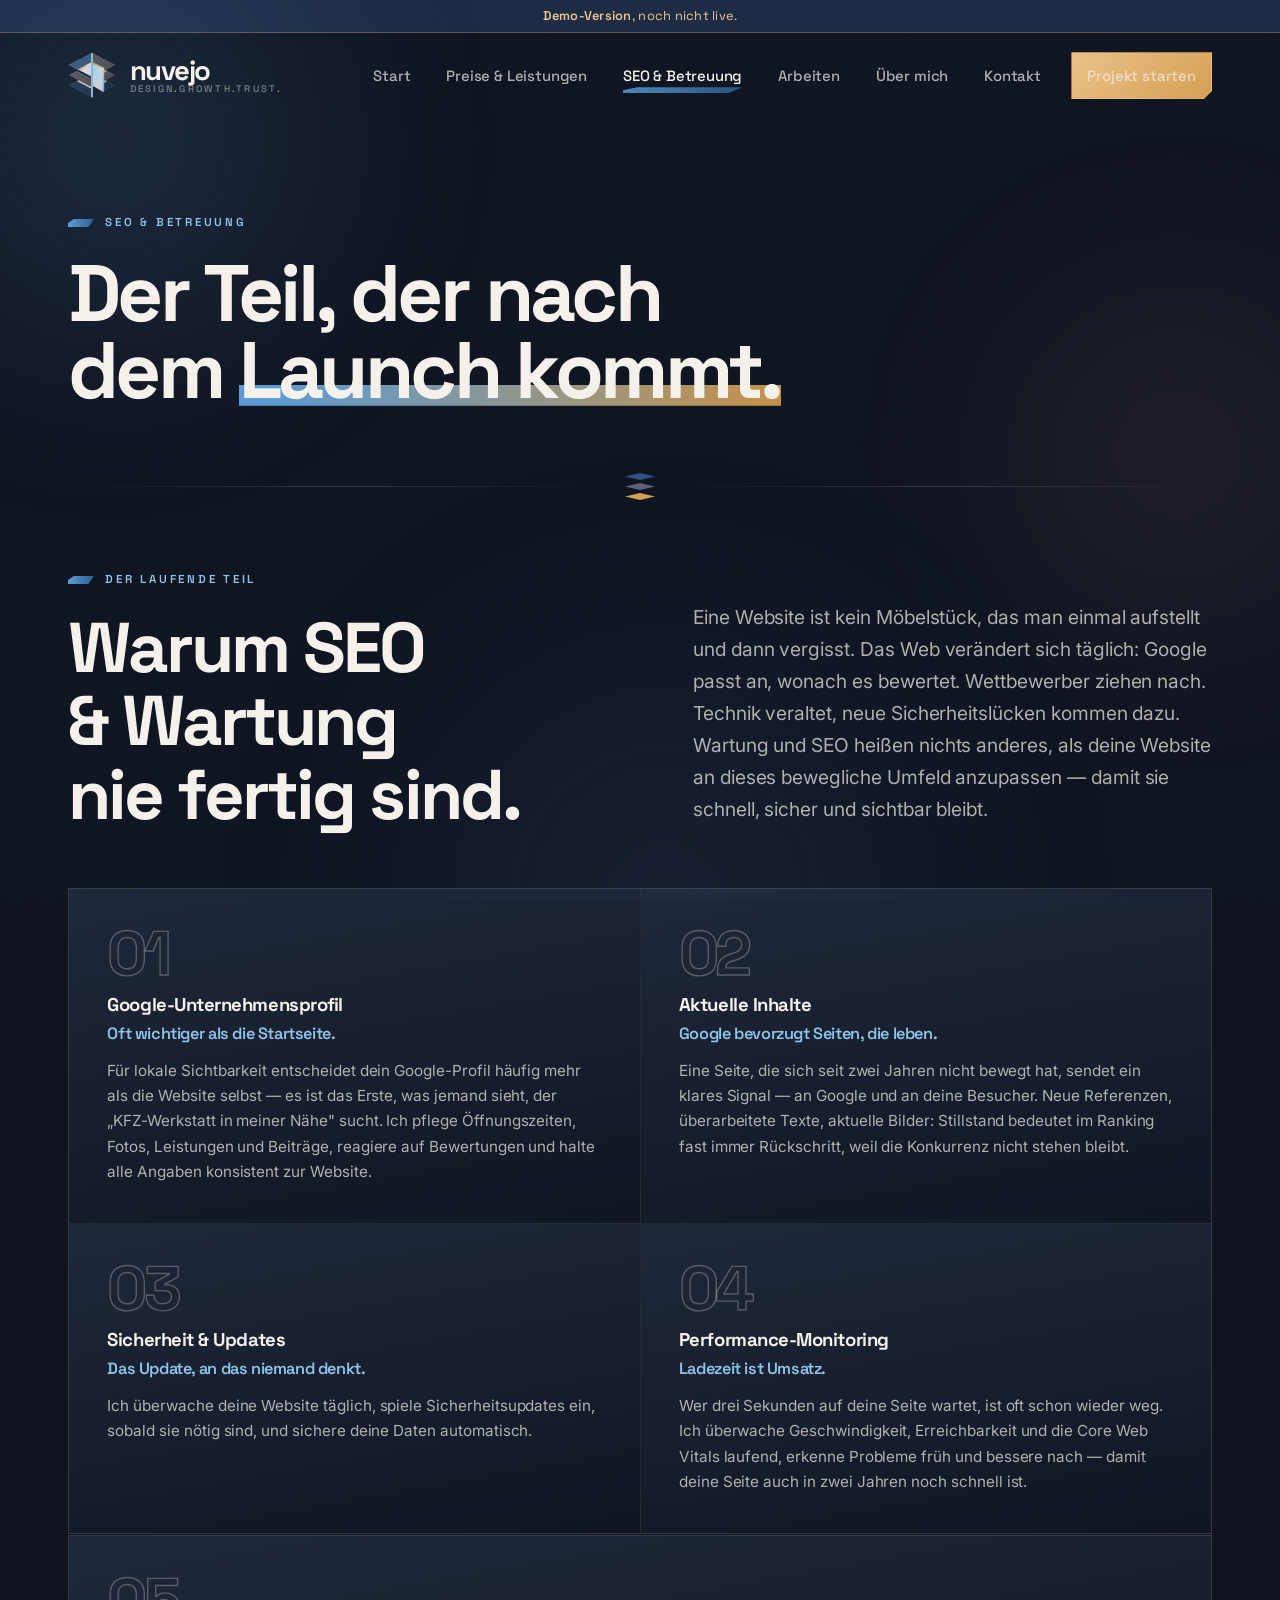
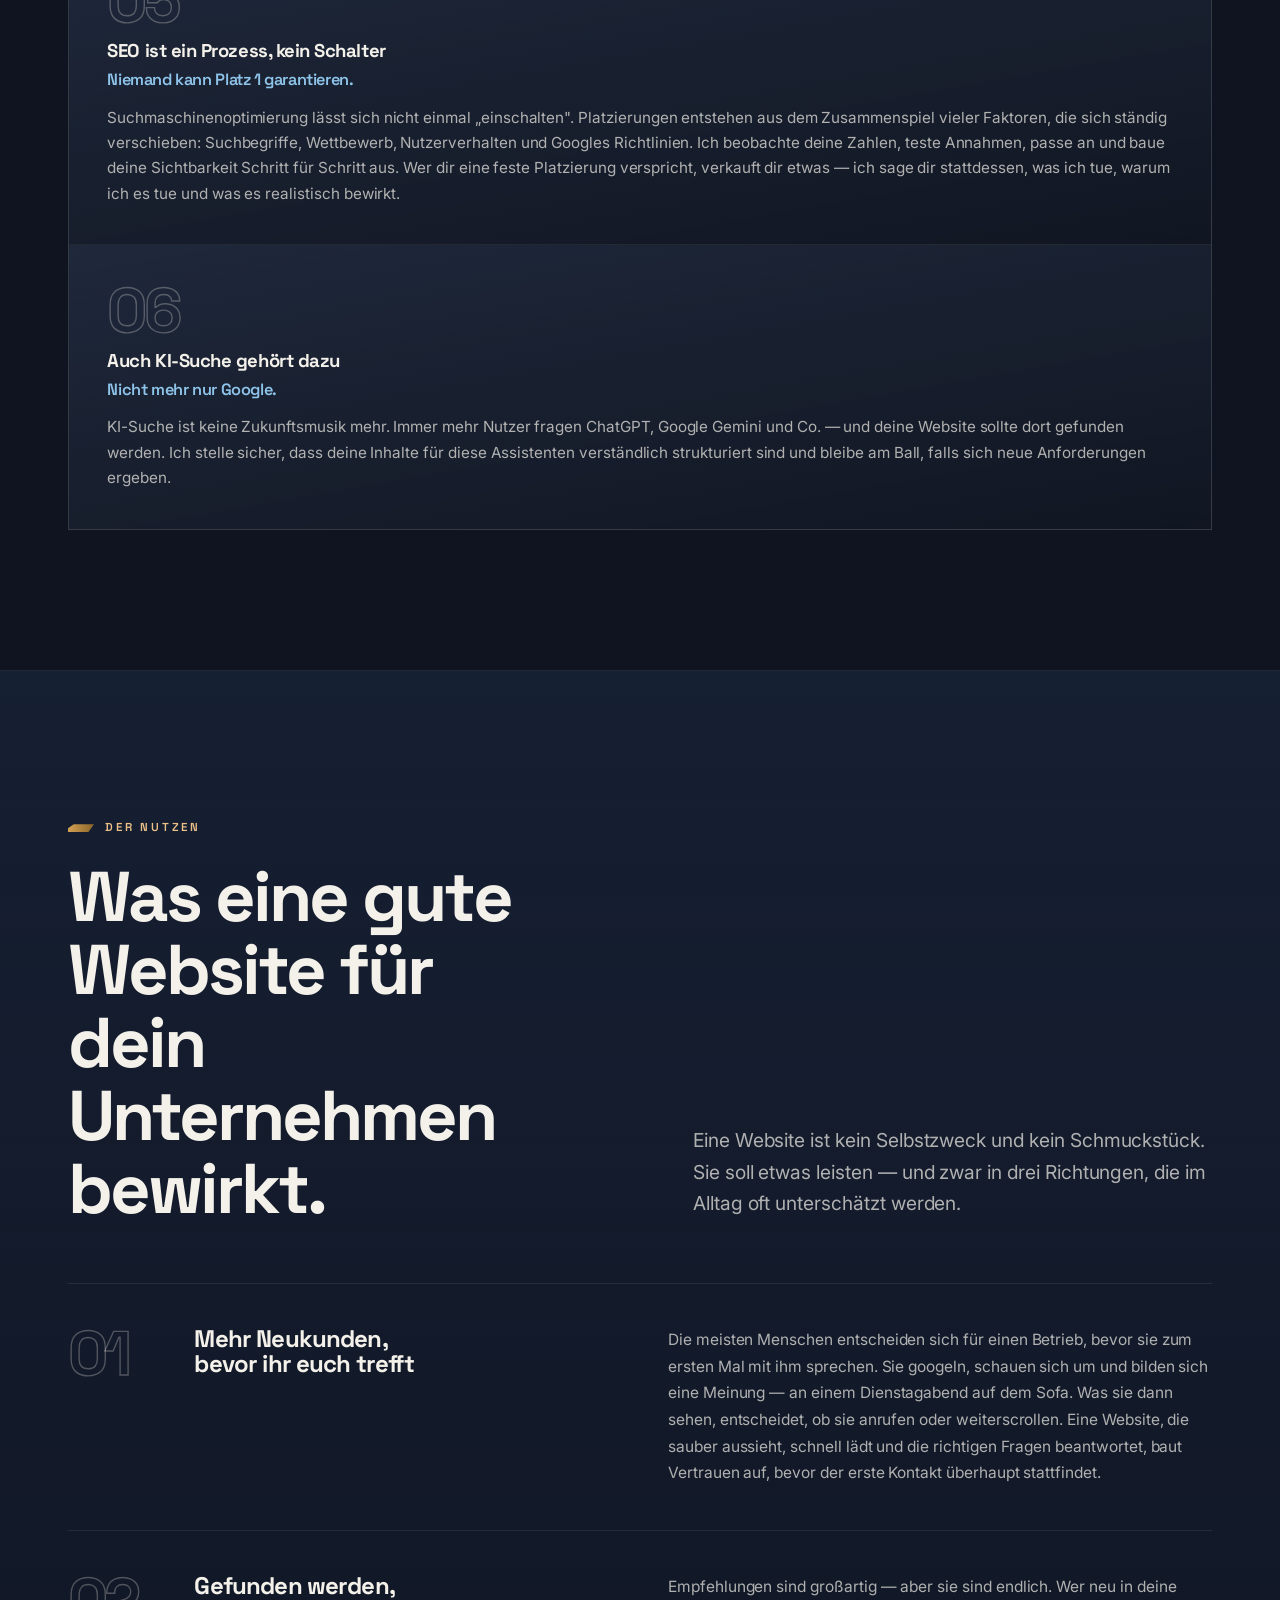
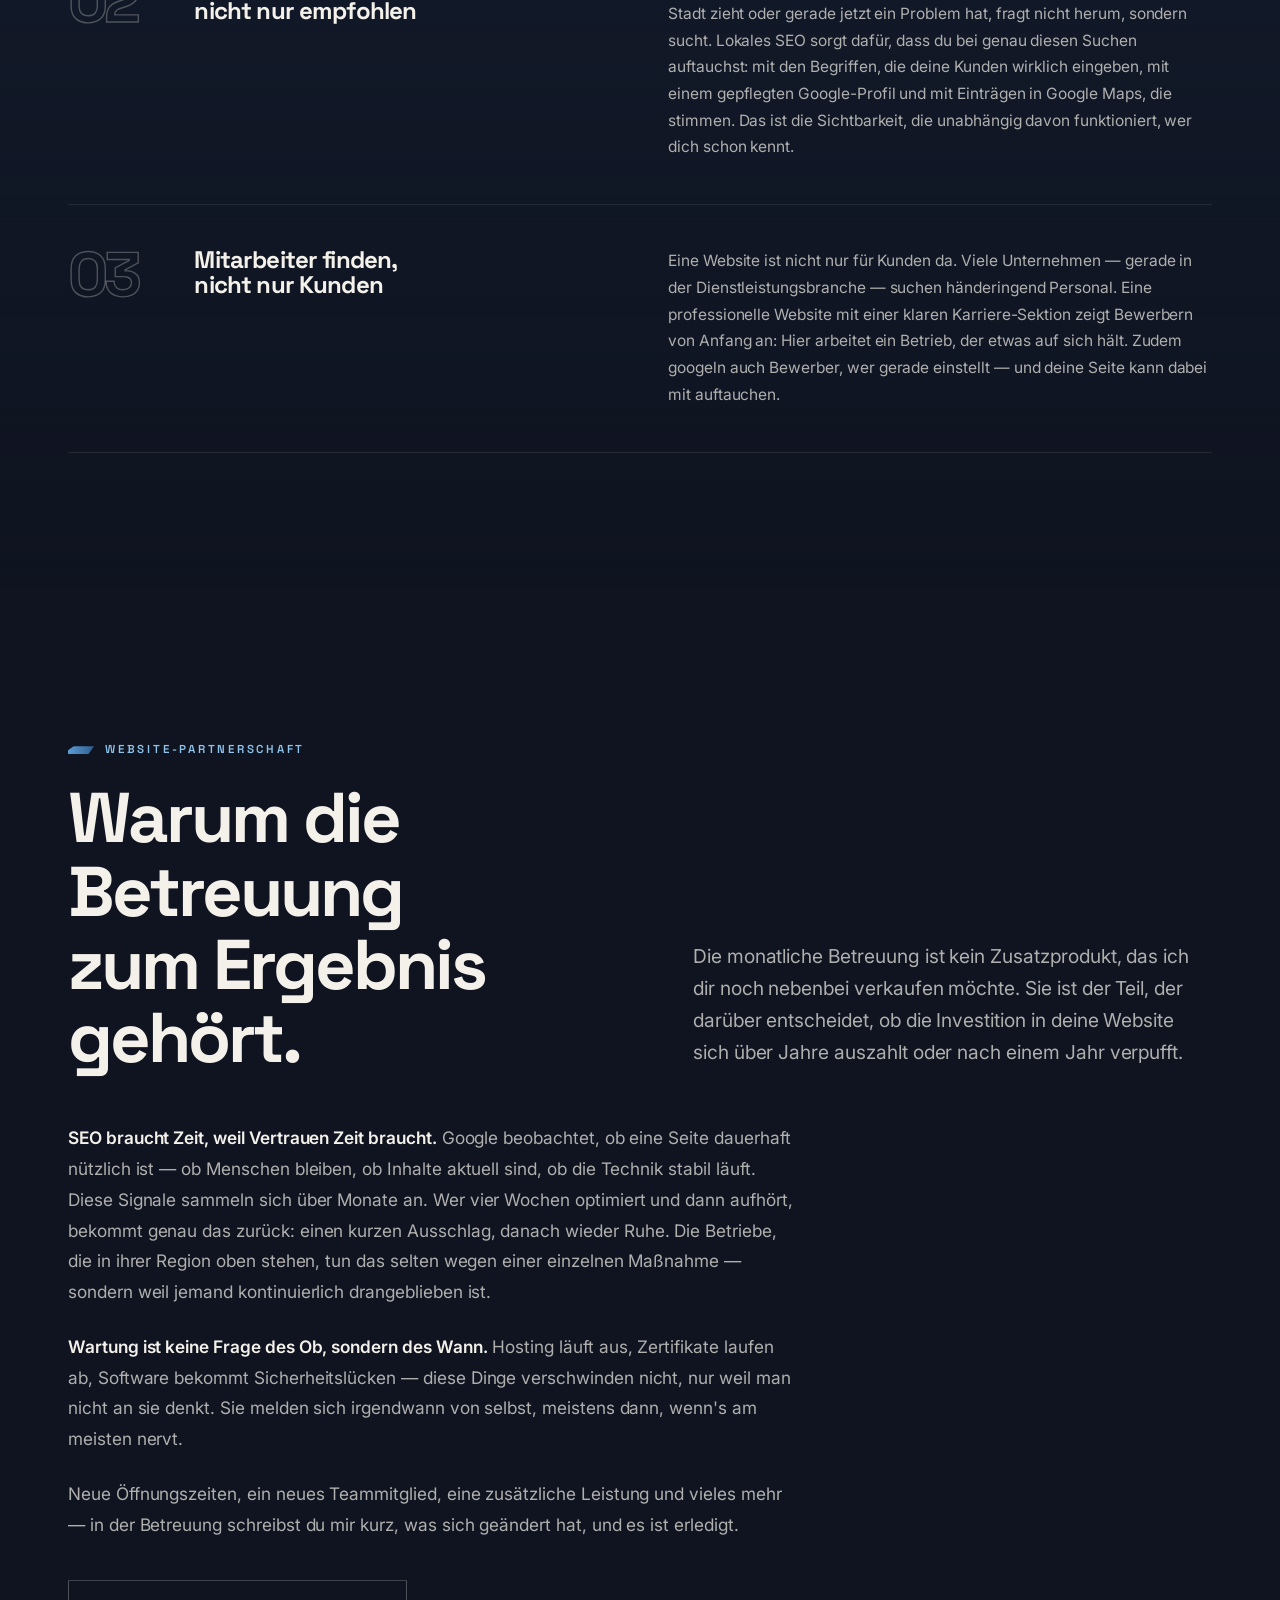
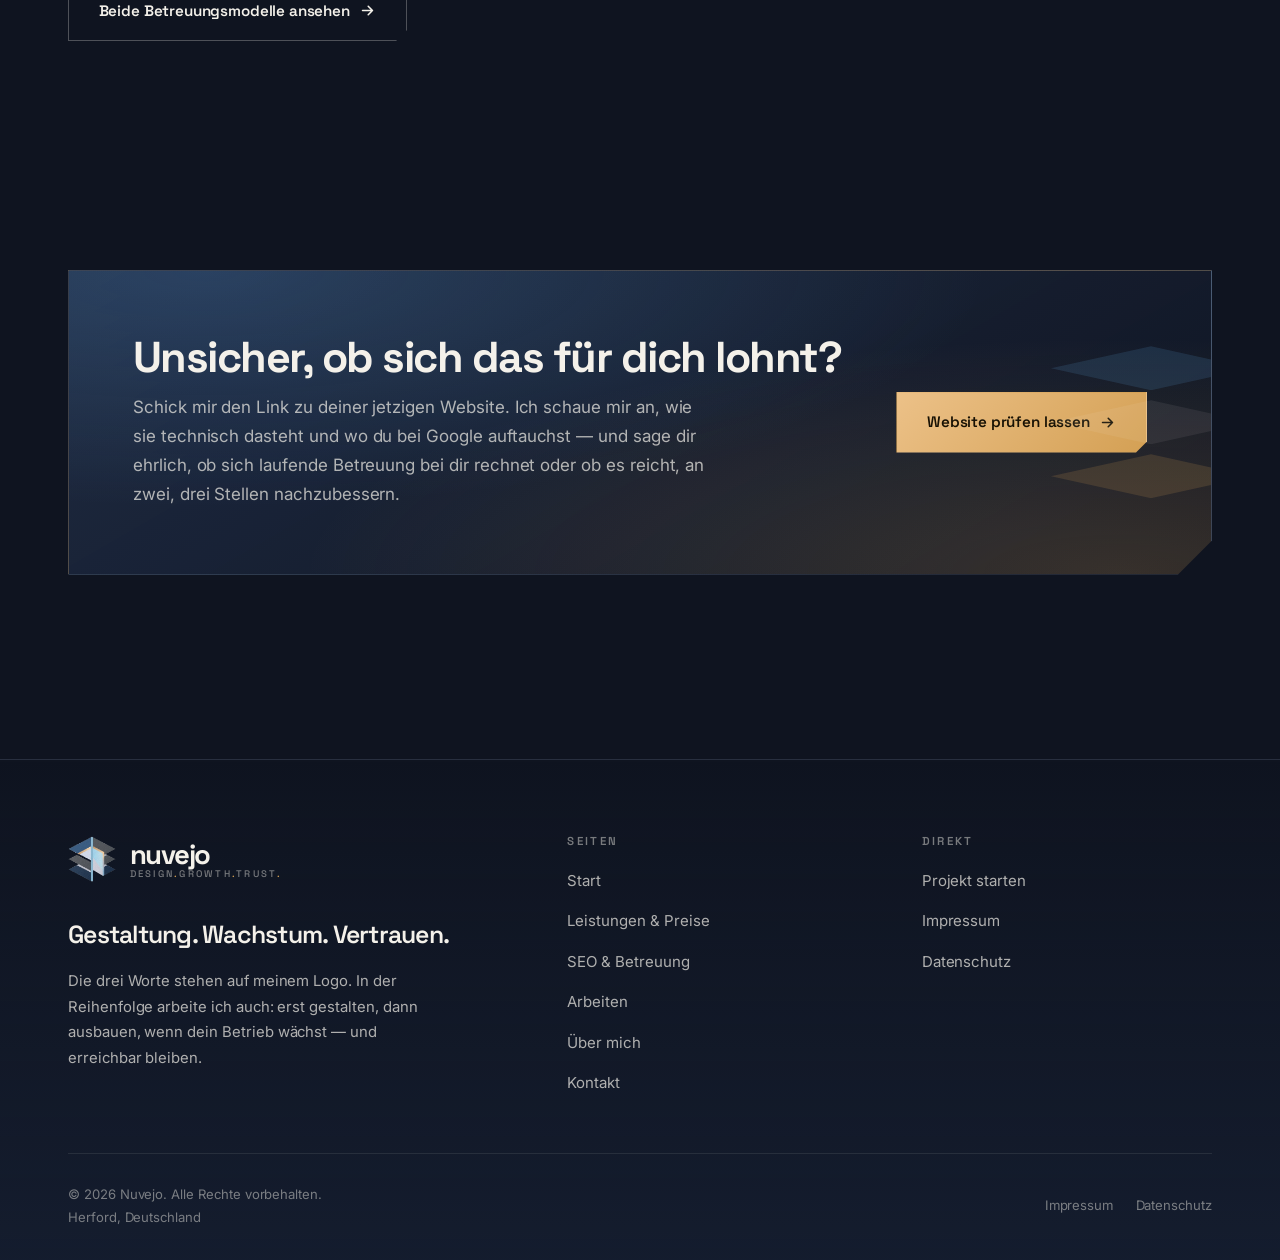
<file: seo-betreuung.html>
<!DOCTYPE html>
<html lang="de">
<head>
<meta charset="UTF-8" />
<meta name="viewport" content="width=device-width, initial-scale=1" />

<title>SEO &amp; Betreuung — Nuvejo</title>
<meta name="description" content="Warum eine Website Pflege braucht: Sicherheit, aktuelle Inhalte, Google-Unternehmensprofil und laufende SEO-Arbeit — und was eine gute Website für Kunden und Bewerber bewirkt." />
<meta name="robots" content="index, follow" />
<meta name="theme-color" content="#0f1420" />
<link rel="canonical" href="https://nuvejo.de/seo-betreuung" />

<meta property="og:type" content="website" />
<meta property="og:locale" content="de_DE" />
<meta property="og:site_name" content="Nuvejo" />
<meta property="og:title" content="SEO &amp; Betreuung — Nuvejo" />
<meta property="og:description" content="Eine Website ist kein Möbelstück. Warum Wartung und SEO nie fertig sind — und was das für dein Unternehmen bringt." />

<link rel="icon" href="assets/img/favicon.svg" type="image/svg+xml" />
<link rel="preconnect" href="https://fonts.googleapis.com" />
<link rel="preconnect" href="https://fonts.gstatic.com" crossorigin />
<link href="https://fonts.googleapis.com/css2?family=Space+Grotesk:wght@400;500;600;700&family=Inter:wght@400;500;600&display=swap" rel="stylesheet" />
<link rel="stylesheet" href="assets/css/styles.css" />
</head>

<body>
<div class="demo-bar" role="note"><strong>Demo-Version</strong>, noch nicht live.</div>
<a class="skip" href="#main">Zum Inhalt springen</a>

<div class="aura" aria-hidden="true"><span></span><span></span><span></span></div>
<div class="grain" aria-hidden="true"></div>
<div class="nav-veil" aria-hidden="true"></div>

<header class="masthead">
  <div class="shell masthead__in">
    <a class="brand" href="/" aria-label="Nuvejo — Startseite">
      <span class="brand__mark"><img src="assets/img/nuvejo-mark.png" alt="Nuvejo" /></span>
      <span class="brand__type">
        <span class="brand__name">nuvejo</span>
        <span class="brand__tag">Design<i>.</i>Growth<i>.</i>Trust<i>.</i></span>
      </span>
    </a>
    <button class="burger" aria-label="Menü öffnen" aria-expanded="false" aria-controls="mainnav"><i></i><i></i><i></i></button>
    <nav class="mainnav" id="mainnav" aria-label="Hauptnavigation">
      <a href="/">Start</a>
      <a href="/leistungen">Preise &amp; Leistungen</a>
      <a href="/seo-betreuung" aria-current="page">SEO &amp; Betreuung</a>
      <a href="/arbeiten">Arbeiten</a>
      <a href="/ueber-mich">Über mich</a>
      <a href="/kontakt">Kontakt</a>
      <a href="/kontakt" class="btn btn--gold btn--sm">Projekt starten</a>
    </nav>
  </div>
</header>

<main id="main">

  <!-- ============ PAGE HEADER ============ -->
  <section class="phead">
    <div class="shell phead__grid">
      <div>
        <p class="eyebrow rv">SEO &amp; Betreuung</p>
        <h1 class="phead__title rv">Der Teil, der nach<br />dem <span class="beamed">Launch kommt.</span></h1>
      </div>
    </div>
  </section>

  <!-- ============ WARUM NIE FERTIG ============ -->
  <section class="band band--flush-t" aria-labelledby="nie-fertig-title">
    <div class="shell">
      <div class="seam rv" aria-hidden="true"><span class="seam__stack"><i></i><i></i><i></i></span></div>

      <div class="head head--split" style="margin-top: clamp(2.5rem, 5vw, 4rem)">
        <div class="rv">
          <p class="eyebrow">Der laufende Teil</p>
          <h2 class="h-1" id="nie-fertig-title">Warum SEO &amp; Wartung<br />nie fertig sind.</h2>
        </div>
        <p class="lede head__aside rv">
          Eine Website ist kein Möbelstück, das man einmal aufstellt und dann
          vergisst. Das Web verändert sich täglich: Google passt an, wonach es
          bewertet. Wettbewerber ziehen nach. Technik veraltet, neue
          Sicherheitslücken kommen dazu. Wartung und SEO heißen nichts anderes,
          als deine Website an dieses bewegliche Umfeld anzupassen — damit sie
          schnell, sicher und sichtbar bleibt.
        </p>
      </div>

      <div class="cards cards--2" style="margin-top: clamp(2.5rem, 5vw, 3.5rem)">
        <article class="card rv">
          <span class="index">01</span>
          <h3>Google-Unternehmensprofil</h3>
          <p class="card__say">Oft wichtiger als die Startseite.</p>
          <p>
            Für lokale Sichtbarkeit entscheidet dein Google-Profil häufig mehr
            als die Website selbst — es ist das Erste, was jemand sieht, der
            „KFZ-Werkstatt in meiner Nähe" sucht. Ich pflege Öffnungszeiten,
            Fotos, Leistungen und Beiträge, reagiere auf Bewertungen und halte
            alle Angaben konsistent zur Website.
          </p>
        </article>

        <article class="card rv">
          <span class="index">02</span>
          <h3>Aktuelle Inhalte</h3>
          <p class="card__say">Google bevorzugt Seiten, die leben.</p>
          <p>
            Eine Seite, die sich seit zwei Jahren nicht bewegt hat, sendet ein
            klares Signal — an Google und an deine Besucher. Neue Referenzen,
            überarbeitete Texte, aktuelle Bilder: Stillstand bedeutet im Ranking
            fast immer Rückschritt, weil die Konkurrenz nicht stehen bleibt.
          </p>
        </article>

        <article class="card rv">
          <span class="index">03</span>
          <h3>Sicherheit &amp; Updates</h3>
          <p class="card__say">Das Update, an das niemand denkt.</p>
          <p>
            Ich überwache deine Website täglich, spiele Sicherheitsupdates ein,
            sobald sie nötig sind, und sichere deine Daten automatisch.
          </p>
        </article>

        <article class="card rv">
          <span class="index">04</span>
          <h3>Performance-Monitoring</h3>
          <p class="card__say">Ladezeit ist Umsatz.</p>
          <p>
            Wer drei Sekunden auf deine Seite wartet, ist oft schon wieder weg.
            Ich überwache Geschwindigkeit, Erreichbarkeit und die Core Web
            Vitals laufend, erkenne Probleme früh und bessere nach — damit deine
            Seite auch in zwei Jahren noch schnell ist.
          </p>
        </article>
      </div>

      <div class="cards" style="--cols:1; margin-top: 1px">
        <article class="card rv">
          <span class="index">05</span>
          <h3>SEO ist ein Prozess, kein Schalter</h3>
          <p class="card__say">Niemand kann Platz 1 garantieren.</p>
          <p>
            Suchmaschinenoptimierung lässt sich nicht einmal „einschalten".
            Platzierungen entstehen aus dem Zusammenspiel vieler Faktoren, die
            sich ständig verschieben: Suchbegriffe, Wettbewerb, Nutzerverhalten
            und Googles Richtlinien. Ich beobachte deine Zahlen, teste
            Annahmen, passe an und baue deine Sichtbarkeit Schritt für Schritt
            aus. Wer dir eine feste Platzierung verspricht, verkauft dir etwas —
            ich sage dir stattdessen, was ich tue, warum ich es tue und was es
            realistisch bewirkt.
          </p>
        </article>

        <article class="card rv">
          <span class="index">06</span>
          <h3>Auch KI-Suche gehört dazu</h3>
          <p class="card__say">Nicht mehr nur Google.</p>
          <p>
            KI-Suche ist keine Zukunftsmusik mehr. Immer mehr Nutzer fragen
            ChatGPT, Google Gemini und Co. — und deine Website sollte dort
            gefunden werden. Ich stelle sicher, dass deine Inhalte für diese
            Assistenten verständlich strukturiert sind und bleibe am Ball,
            falls sich neue Anforderungen ergeben.
          </p>
        </article>
      </div>
    </div>
  </section>

  <!-- ============ WAS EINE GUTE WEBSITE BEWIRKT ============ -->
  <section class="band band--raise" aria-labelledby="bewirkt-title">
    <div class="shell">
      <div class="head head--split">
        <div class="rv">
          <p class="eyebrow eyebrow--gold">Der Nutzen</p>
          <h2 class="h-1" id="bewirkt-title">Was eine gute Website für<br />dein Unternehmen bewirkt.</h2>
        </div>
        <p class="lede head__aside rv">
          Eine Website ist kein Selbstzweck und kein Schmuckstück. Sie soll
          etwas leisten — und zwar in drei Richtungen, die im Alltag oft
          unterschätzt werden.
        </p>
      </div>

      <div class="rows" style="margin-top: clamp(2.5rem, 5vw, 3.5rem)">
        <article class="row rv">
          <span class="index">01</span>
          <h3>Mehr Neukunden,<br />bevor ihr euch trefft</h3>
          <p>
            Die meisten Menschen entscheiden sich für einen Betrieb, bevor sie
            zum ersten Mal mit ihm sprechen. Sie googeln, schauen sich um und
            bilden sich eine Meinung — an einem Dienstagabend auf dem Sofa. Was
            sie dann sehen, entscheidet, ob sie anrufen oder weiterscrollen.
            Eine Website, die sauber aussieht, schnell lädt und die richtigen
            Fragen beantwortet, baut Vertrauen auf, bevor der erste Kontakt
            überhaupt stattfindet.
          </p>
        </article>

        <article class="row rv">
          <span class="index">02</span>
          <h3>Gefunden werden,<br />nicht nur empfohlen</h3>
          <p>
            Empfehlungen sind großartig — aber sie sind endlich. Wer neu in
            deine Stadt zieht oder gerade jetzt ein Problem hat, fragt nicht
            herum, sondern sucht. Lokales SEO sorgt dafür, dass du bei genau
            diesen Suchen auftauchst: mit den Begriffen, die deine Kunden
            wirklich eingeben, mit einem gepflegten Google-Profil und mit
            Einträgen in Google Maps, die stimmen. Das ist die Sichtbarkeit, die
            unabhängig davon funktioniert, wer dich schon kennt.
          </p>
        </article>

        <article class="row rv">
          <span class="index">03</span>
          <h3>Mitarbeiter finden,<br />nicht nur Kunden</h3>
          <p>
            Eine Website ist nicht nur für Kunden da. Viele Unternehmen — gerade
            in der Dienstleistungsbranche — suchen händeringend Personal. Eine
            professionelle Website mit einer klaren Karriere-Sektion zeigt
            Bewerbern von Anfang an: Hier arbeitet ein Betrieb, der etwas auf
            sich hält. Zudem googeln auch Bewerber, wer gerade einstellt — und
            deine Seite kann dabei mit auftauchen.
          </p>
        </article>
      </div>
    </div>
  </section>

  <!-- ============ WARUM DIE PARTNERSCHAFT ============ -->
  <section class="band" aria-labelledby="partnerschaft-title">
    <div class="shell">
      <div class="head head--split">
        <div class="rv">
          <p class="eyebrow">Website-Partnerschaft</p>
          <h2 class="h-1" id="partnerschaft-title">Warum die Betreuung<br />zum Ergebnis gehört.</h2>
        </div>
        <p class="lede head__aside rv">
          Die monatliche Betreuung ist kein Zusatzprodukt, das ich dir noch
          nebenbei verkaufen möchte. Sie ist der Teil, der darüber entscheidet,
          ob die Investition in deine Website sich über Jahre auszahlt oder
          nach einem Jahr verpufft.
        </p>
      </div>

      <div class="prose rv" style="margin-top: clamp(2rem, 4vw, 3rem)">
        <p>
          <strong>SEO braucht Zeit, weil Vertrauen Zeit braucht.</strong>
          Google beobachtet, ob eine Seite dauerhaft nützlich ist — ob Menschen
          bleiben, ob Inhalte aktuell sind, ob die Technik stabil läuft. Diese
          Signale sammeln sich über Monate an. Wer vier Wochen optimiert und
          dann aufhört, bekommt genau das zurück: einen kurzen Ausschlag,
          danach wieder Ruhe. Die Betriebe, die in ihrer Region oben stehen,
          tun das selten wegen einer einzelnen Maßnahme — sondern weil jemand
          kontinuierlich drangeblieben ist.
        </p>
        <p>
          <strong>Wartung ist keine Frage des Ob, sondern des Wann.</strong>
          Hosting läuft aus, Zertifikate laufen ab, Software bekommt
          Sicherheitslücken — diese Dinge verschwinden nicht, nur weil man
          nicht an sie denkt. Sie melden sich irgendwann von selbst, meistens
          dann, wenn's am meisten nervt.
        </p>
        <p>
          Neue Öffnungszeiten, ein neues Teammitglied, eine zusätzliche
          Leistung und vieles mehr — in der Betreuung schreibst du mir kurz,
          was sich geändert hat, und es ist erledigt.
        </p>
      </div>

      <div class="btn-row rv" style="margin-top: 2.5rem">
        <a href="/leistungen" class="btn btn--line">
          Beide Betreuungsmodelle ansehen
          <svg class="btn__ico" viewBox="0 0 24 24" fill="none" stroke="currentColor" stroke-width="2.2" stroke-linecap="round" stroke-linejoin="round" aria-hidden="true"><path d="M5 12h14M13 6l6 6-6 6" /></svg>
        </a>
      </div>
    </div>
  </section>

  <!-- ============ CTA ============ -->
  <section class="band band--tight">
    <div class="shell">
      <div class="cta rv">
        <div>
          <h2>Unsicher, ob sich das für dich lohnt?</h2>
          <p>
            Schick mir den Link zu deiner jetzigen Website. Ich schaue mir an,
            wie sie technisch dasteht und wo du bei Google auftauchst — und sage
            dir ehrlich, ob sich laufende Betreuung bei dir rechnet oder ob es
            reicht, an zwei, drei Stellen nachzubessern.
          </p>
        </div>
        <div class="btn-row">
          <a href="/kontakt" class="btn btn--gold">
            Website prüfen lassen
            <svg class="btn__ico" viewBox="0 0 24 24" fill="none" stroke="currentColor" stroke-width="2.2" stroke-linecap="round" stroke-linejoin="round" aria-hidden="true"><path d="M5 12h14M13 6l6 6-6 6" /></svg>
          </a>
        </div>
        <span class="cta__plates" aria-hidden="true"><i></i><i></i><i></i></span>
      </div>
    </div>
  </section>

</main>

<footer class="footer">
  <div class="shell">
    <div class="footer__top">
      <div class="footer__brand">
        <a class="brand" href="/" aria-label="Nuvejo — Startseite">
          <span class="brand__mark"><img src="assets/img/nuvejo-mark.png" alt="Nuvejo" /></span>
          <span class="brand__type">
            <span class="brand__name">nuvejo</span>
            <span class="brand__tag">Design<i>.</i>Growth<i>.</i>Trust<i>.</i></span>
          </span>
        </a>
        <p class="footer__say">Gestaltung. Wachstum. Vertrauen.</p>
        <p class="muted" style="max-width: 40ch; font-size: .93rem">
          Die drei Worte stehen auf meinem Logo. In der Reihenfolge arbeite ich
          auch: erst gestalten, dann ausbauen, wenn dein Betrieb wächst — und
          erreichbar bleiben.
        </p>
      </div>
      <div class="footer__col">
        <h4>Seiten</h4>
        <ul>
          <li><a href="/">Start</a></li>
          <li><a href="/leistungen">Leistungen &amp; Preise</a></li>
          <li><a href="/seo-betreuung">SEO &amp; Betreuung</a></li>
          <li><a href="/arbeiten">Arbeiten</a></li>
          <li><a href="/ueber-mich">Über mich</a></li>
          <li><a href="/kontakt">Kontakt</a></li>
        </ul>
      </div>
      <div class="footer__col">
        <h4>Direkt</h4>
        <ul>
          <li><a href="/kontakt">Projekt starten</a></li>
          <li><a href="/impressum">Impressum</a></li>
          <li><a href="/datenschutz">Datenschutz</a></li>
        </ul>
      </div>
    </div>
    <div class="footer__bottom">
      <p>
        © <span data-year>2026</span> Nuvejo. Alle Rechte vorbehalten.<br />
        Herford, Deutschland
      </p>
      <nav class="footer__legal" aria-label="Rechtliches">
        <a href="/impressum">Impressum</a>
        <a href="/datenschutz">Datenschutz</a>
      </nav>
    </div>
  </div>
</footer>

<script src="assets/js/main.js"></script>
</body>
</html>
</file>
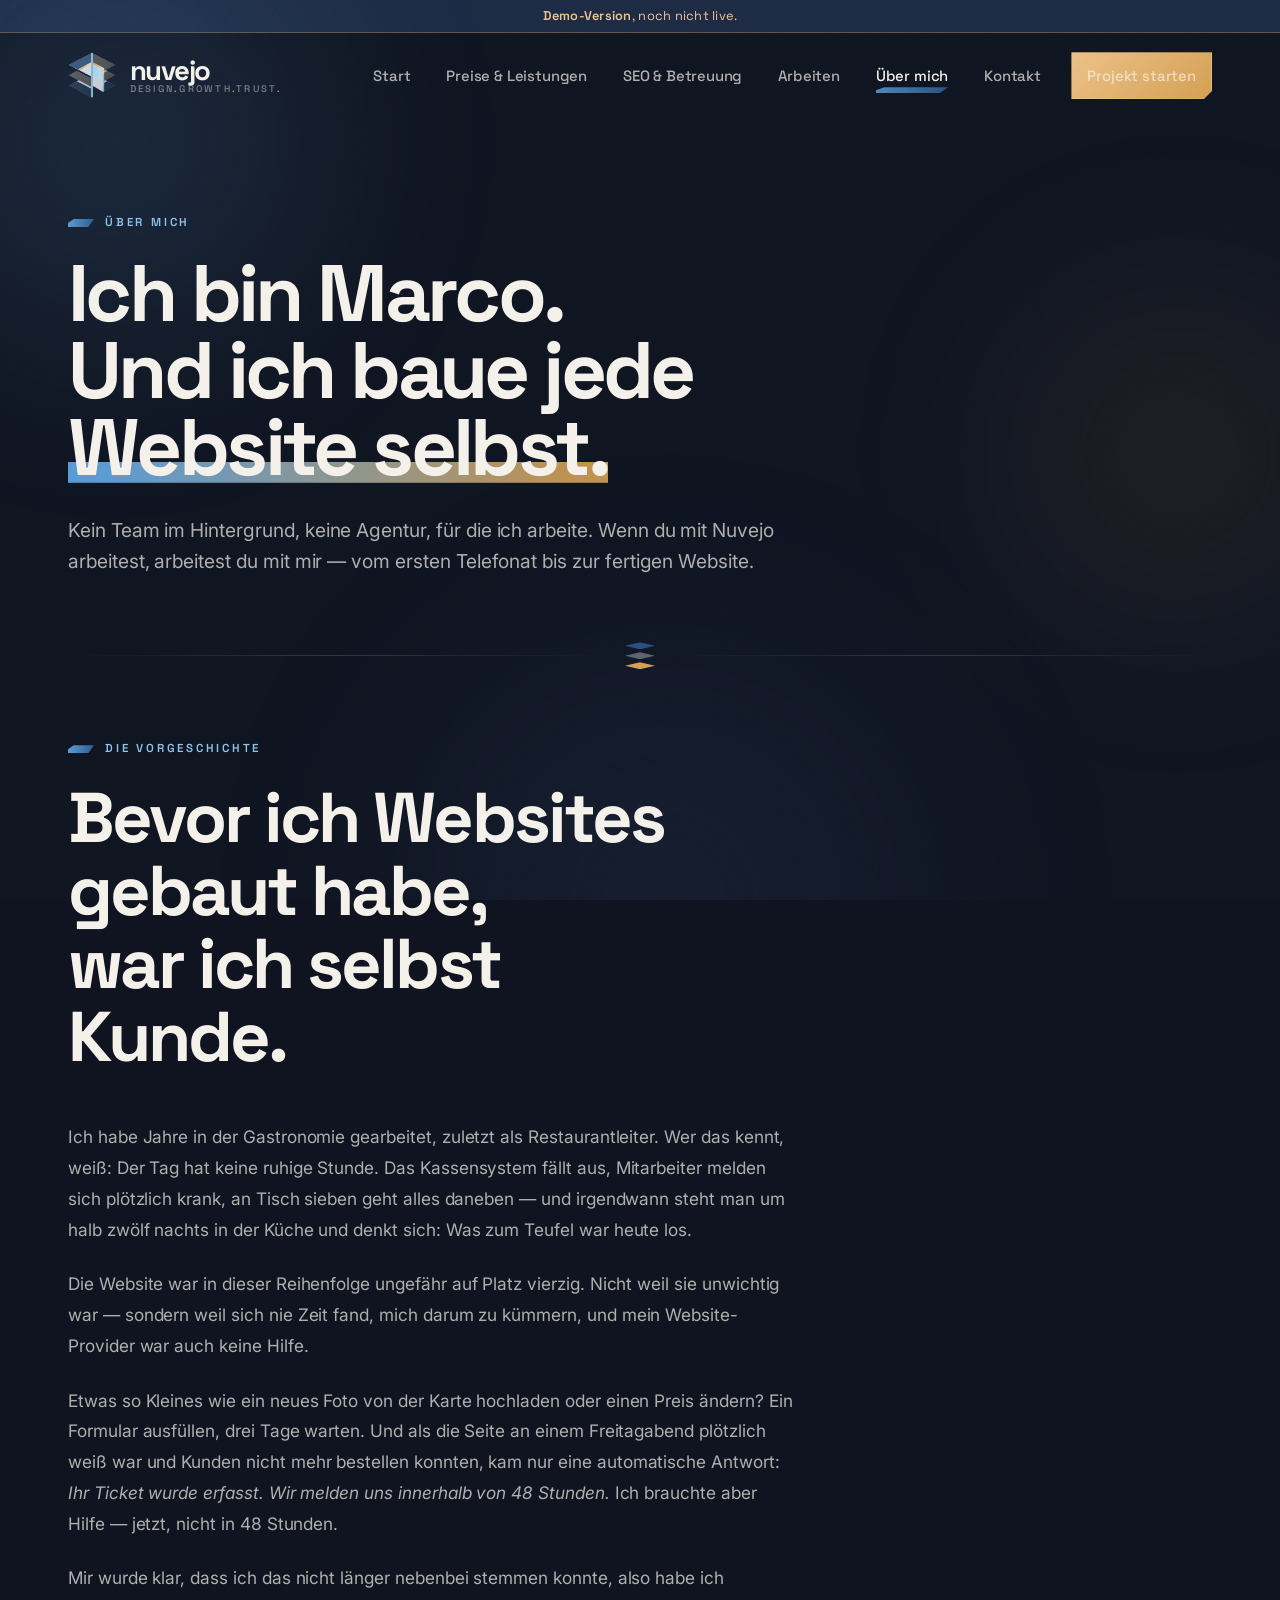
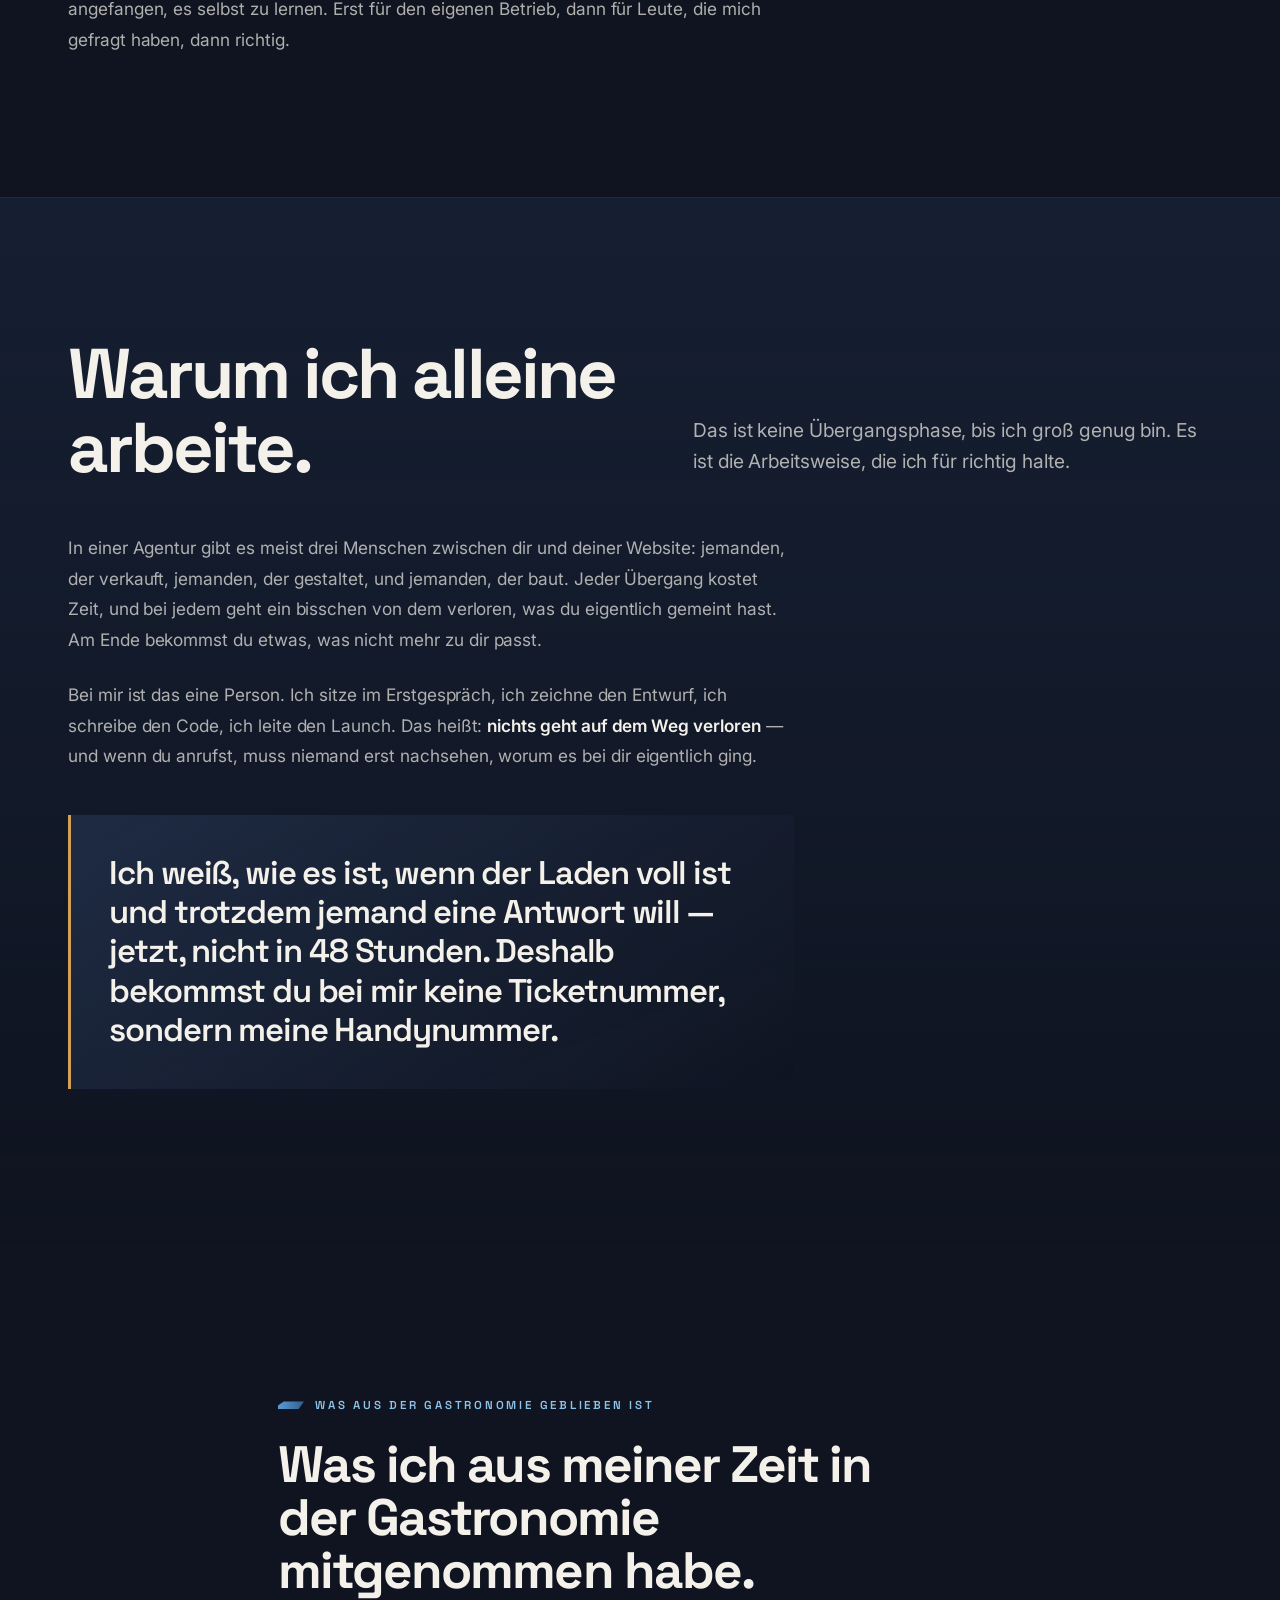
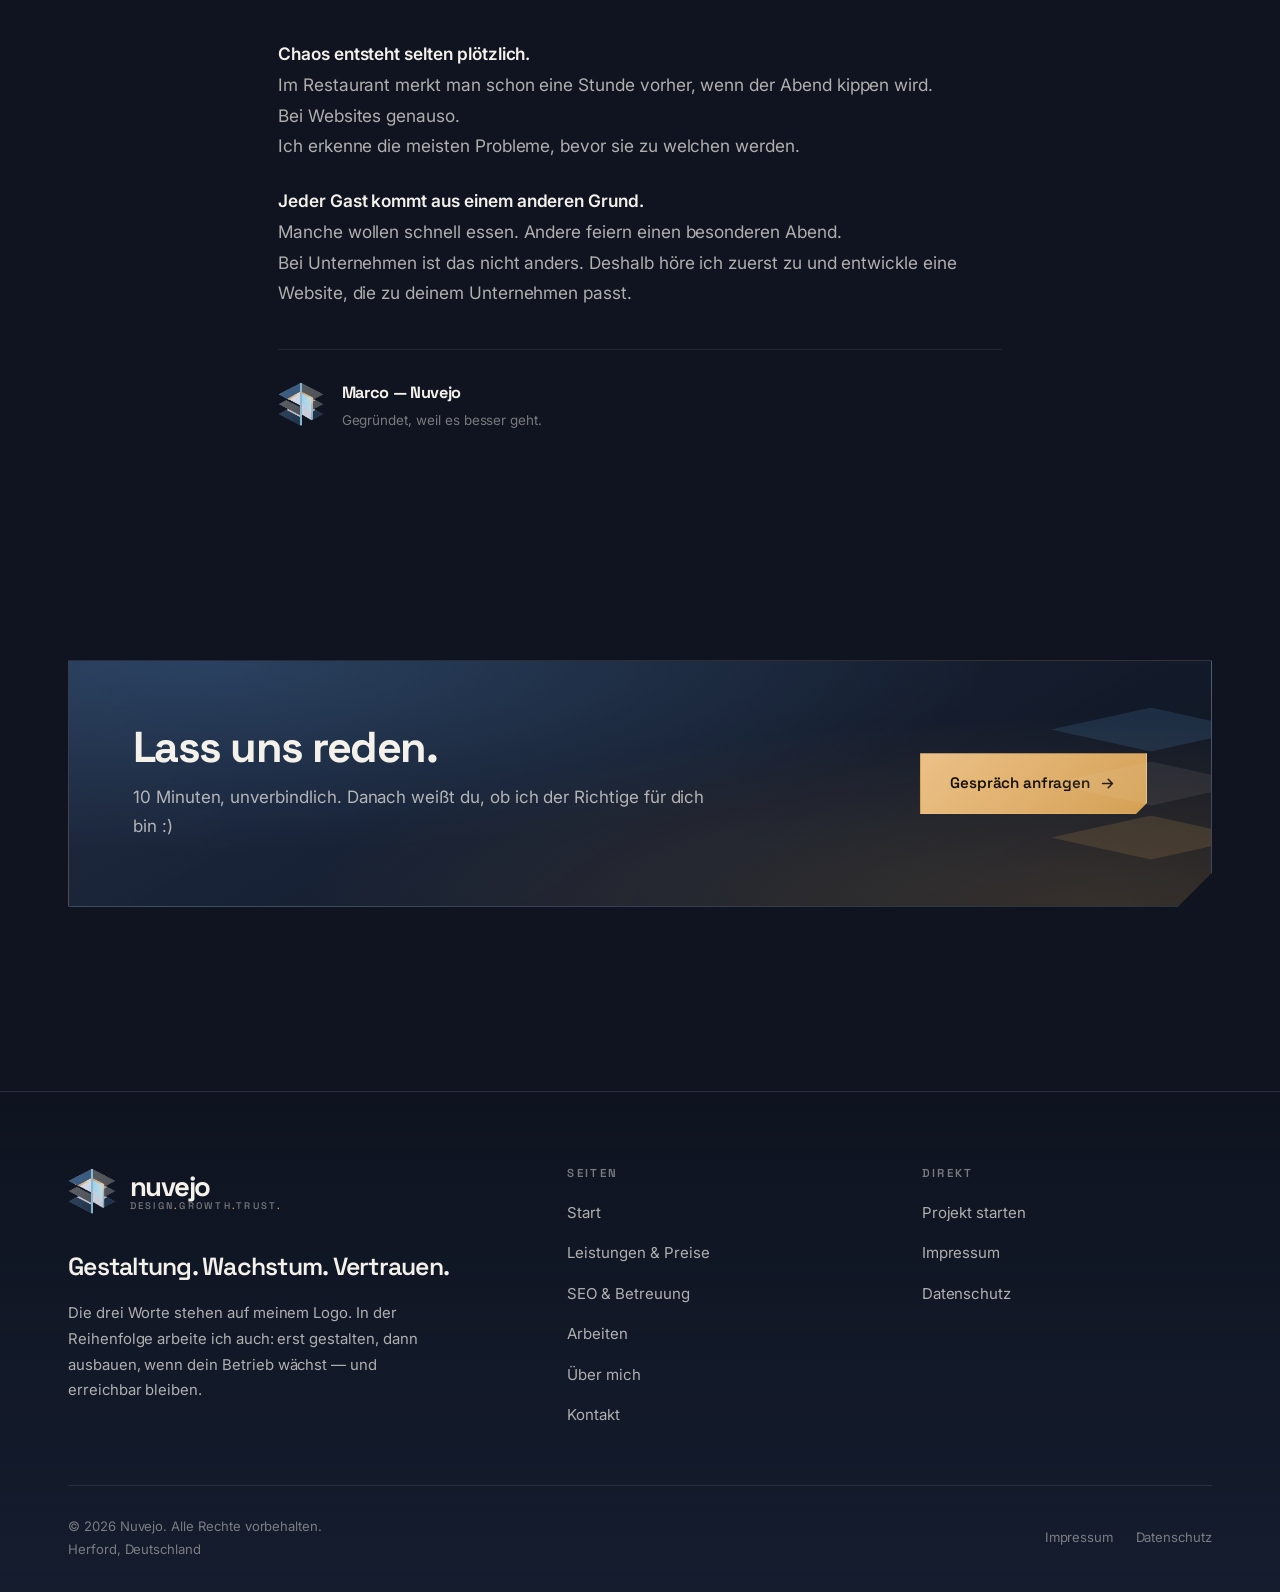
<file: ueber-mich.html>
<!DOCTYPE html>
<html lang="de">
<head>
<meta charset="UTF-8" />
<meta name="viewport" content="width=device-width, initial-scale=1" />

<title>Über mich — Nuvejo</title>
<meta name="description" content="Hinter Nuvejo steckt eine Person: Marco. Vom Restaurantalltag zum Webdesign — warum ich alleine arbeite, direkt kommuniziere und jede Website selbst baue." />
<meta name="robots" content="index, follow" />
<meta name="theme-color" content="#0f1420" />
<link rel="canonical" href="https://nuvejo.de/ueber-mich" />

<meta property="og:type" content="profile" />
<meta property="og:locale" content="de_DE" />
<meta property="og:site_name" content="Nuvejo" />
<meta property="og:title" content="Über mich — Nuvejo" />
<meta property="og:description" content="So hätte ich mir meinen eigenen Website-Anbieter gewünscht." />

<link rel="icon" href="assets/img/favicon.svg" type="image/svg+xml" />
<link rel="preconnect" href="https://fonts.googleapis.com" />
<link rel="preconnect" href="https://fonts.gstatic.com" crossorigin />
<link href="https://fonts.googleapis.com/css2?family=Space+Grotesk:wght@400;500;600;700&family=Inter:wght@400;500;600&display=swap" rel="stylesheet" />
<link rel="stylesheet" href="assets/css/styles.css" />
</head>

<body>
<div class="demo-bar" role="note"><strong>Demo-Version</strong>, noch nicht live.</div>
<a class="skip" href="#main">Zum Inhalt springen</a>


<div class="aura" aria-hidden="true"><span></span><span></span><span></span></div>
<div class="grain" aria-hidden="true"></div>
<div class="nav-veil" aria-hidden="true"></div>

<header class="masthead">
  <div class="shell masthead__in">
    <a class="brand" href="/" aria-label="Nuvejo — Startseite">
      <span class="brand__mark"><img src="assets/img/nuvejo-mark.png" alt="Nuvejo" /></span>
      <span class="brand__type">
        <span class="brand__name">nuvejo</span>
        <span class="brand__tag">Design<i>.</i>Growth<i>.</i>Trust<i>.</i></span>
      </span>
    </a>
    <button class="burger" aria-label="Menü öffnen" aria-expanded="false" aria-controls="mainnav"><i></i><i></i><i></i></button>
    <nav class="mainnav" id="mainnav" aria-label="Hauptnavigation">
      <a href="/">Start</a>
      <a href="/leistungen">Preise &amp; Leistungen</a>
      <a href="/seo-betreuung">SEO &amp; Betreuung</a>
      <a href="/arbeiten">Arbeiten</a>
      <a href="/ueber-mich" aria-current="page">Über mich</a>
      <a href="/kontakt">Kontakt</a>
      <a href="/kontakt" class="btn btn--gold btn--sm">Projekt starten</a>
    </nav>
  </div>
</header>

<main id="main">

  <!-- ============ PAGE HEADER ============ -->
  <section class="phead">
    <div class="shell phead__grid">
      <div>
        <p class="eyebrow rv">Über mich</p>
        <h1 class="phead__title rv">Ich bin Marco.<br />Und ich baue jede<br /><span class="beamed">Website selbst.</span></h1>
      </div>
    </div>
    <div class="shell">
      <p class="lede rv" style="margin-top: 1.8rem">
        Kein Team im Hintergrund, keine Agentur, für die ich arbeite. Wenn du
        mit Nuvejo arbeitest, arbeitest du mit mir — vom ersten Telefonat bis
        zur fertigen Website.
      </p>
    </div>
  </section>

  <!-- ============ STORY ============ -->
  <section class="band band--flush-t" aria-labelledby="story-title">
    <div class="shell">
      <div class="seam rv" aria-hidden="true"><span class="seam__stack"><i></i><i></i><i></i></span></div>

      <div class="head" style="margin-top: clamp(2.5rem, 5vw, 4rem)">
        <p class="eyebrow rv">Die Vorgeschichte</p>
        <h2 class="h-1 rv" id="story-title">Bevor ich Websites gebaut habe,<br />war ich selbst Kunde.</h2>
      </div>

      <div class="prose rv" style="margin-top: clamp(2rem, 4vw, 3rem)">
        <p>
          Ich habe Jahre in der Gastronomie gearbeitet, zuletzt als
          Restaurantleiter. Wer das kennt, weiß: Der Tag hat keine ruhige
          Stunde. Das Kassensystem fällt aus, Mitarbeiter melden sich plötzlich
          krank, an Tisch sieben geht alles daneben — und irgendwann steht man
          um halb zwölf nachts in der Küche und denkt sich: Was zum Teufel war
          heute los.
        </p>
        <p>
          Die Website war in dieser Reihenfolge ungefähr auf Platz vierzig.
          Nicht weil sie unwichtig war — sondern weil sich nie Zeit fand,
          mich darum zu kümmern, und mein Website-Provider war auch keine
          Hilfe.
        </p>
        <p>
          Etwas so Kleines wie ein neues Foto von der Karte hochladen oder
          einen Preis ändern? Ein Formular ausfüllen, drei Tage warten. Und als
          die Seite an einem Freitagabend plötzlich weiß war und Kunden nicht
          mehr bestellen konnten, kam nur eine automatische Antwort: <em>Ihr
          Ticket wurde erfasst. Wir melden uns innerhalb von 48 Stunden.</em>
          Ich brauchte aber Hilfe — jetzt, nicht in 48 Stunden.
        </p>
        <p>
          Mir wurde klar, dass ich das nicht länger nebenbei stemmen konnte,
          also habe ich angefangen, es selbst zu lernen. Erst für den eigenen
          Betrieb, dann für Leute, die mich gefragt haben, dann richtig.
        </p>
      </div>
    </div>
  </section>

  <!-- ============ WARUM ALLEIN ============ -->
  <section class="band band--raise" aria-labelledby="allein-title">
    <div class="shell">
      <div class="head head--split">
        <div class="rv">
          <h2 class="h-1" id="allein-title">Warum ich alleine<br />arbeite.</h2>
        </div>
        <p class="lede head__aside rv">
          Das ist keine Übergangsphase, bis ich groß genug bin. Es ist die
          Arbeitsweise, die ich für richtig halte.
        </p>
      </div>

      <div class="prose rv" style="margin-top: clamp(2rem, 4vw, 3rem)">
        <p>
          In einer Agentur gibt es meist drei Menschen zwischen dir und deiner
          Website: jemanden, der verkauft, jemanden, der gestaltet, und
          jemanden, der baut. Jeder Übergang kostet Zeit, und bei jedem geht ein
          bisschen von dem verloren, was du eigentlich gemeint hast. Am Ende
          bekommst du etwas, was nicht mehr zu dir passt.
        </p>
        <p>
          Bei mir ist das eine Person. Ich sitze im Erstgespräch, ich zeichne
          den Entwurf, ich schreibe den Code, ich leite den Launch. Das heißt:
          <strong>nichts geht auf dem Weg verloren</strong> — und wenn du
          anrufst, muss niemand erst nachsehen, worum es bei dir eigentlich
          ging.
        </p>

        <div class="pull">
          <p>
            Ich weiß, wie es ist, wenn der Laden voll ist und trotzdem jemand
            eine Antwort will — jetzt, nicht in 48 Stunden. Deshalb bekommst du
            bei mir keine Ticketnummer, sondern meine Handynummer.
          </p>
        </div>
      </div>

    </div>
  </section>

  <!-- ============ WAS ICH MITGEBRACHT HABE ============ -->
  <section class="band" aria-labelledby="mitgebracht-title">
    <div class="shell shell--narrow">
      <p class="eyebrow rv">Was aus der Gastronomie geblieben ist</p>
      <h2 class="h-2 rv" id="mitgebracht-title">Was ich aus meiner Zeit in<br />der Gastronomie mitgenommen habe.</h2>

      <div class="prose rv" style="margin-top: clamp(1.8rem, 4vw, 2.6rem)">
        <p>
          <strong>Chaos entsteht selten plötzlich.</strong><br />
          Im Restaurant merkt man schon eine Stunde vorher, wenn der Abend
          kippen wird.<br />
          Bei Websites genauso.<br />
          Ich erkenne die meisten Probleme, bevor sie zu welchen werden.
        </p>
        <p>
          <strong>Jeder Gast kommt aus einem anderen Grund.</strong><br />
          Manche wollen schnell essen. Andere feiern einen besonderen Abend.<br />
          Bei Unternehmen ist das nicht anders. Deshalb höre ich zuerst zu und
          entwickle eine Website, die zu deinem Unternehmen passt.
        </p>
      </div>

      <div class="sign rv">
        <span class="sign__mark"><img src="assets/img/nuvejo-mark.png" alt="" aria-hidden="true" /></span>
        <span class="sign__txt">
          <b>Marco — Nuvejo</b>
          <span>Gegründet, weil es besser geht.</span>
        </span>
      </div>
    </div>
  </section>

  <!-- ============ CTA ============ -->
  <section class="band band--tight">
    <div class="shell">
      <div class="cta rv">
        <div>
          <h2>Lass uns reden.</h2>
          <p>
            10 Minuten, unverbindlich. Danach weißt du, ob ich der Richtige für
            dich bin :)
          </p>
        </div>
        <div class="btn-row">
          <a href="/kontakt" class="btn btn--gold">
            Gespräch anfragen
            <svg class="btn__ico" viewBox="0 0 24 24" fill="none" stroke="currentColor" stroke-width="2.2" stroke-linecap="round" stroke-linejoin="round" aria-hidden="true"><path d="M5 12h14M13 6l6 6-6 6" /></svg>
          </a>
        </div>
        <span class="cta__plates" aria-hidden="true"><i></i><i></i><i></i></span>
      </div>
    </div>
  </section>

</main>

<footer class="footer">
  <div class="shell">
    <div class="footer__top">
      <div class="footer__brand">
        <a class="brand" href="/" aria-label="Nuvejo — Startseite">
          <span class="brand__mark"><img src="assets/img/nuvejo-mark.png" alt="Nuvejo" /></span>
          <span class="brand__type">
            <span class="brand__name">nuvejo</span>
            <span class="brand__tag">Design<i>.</i>Growth<i>.</i>Trust<i>.</i></span>
          </span>
        </a>
        <p class="footer__say">Gestaltung. Wachstum. Vertrauen.</p>
        <p class="muted" style="max-width: 40ch; font-size: .93rem">
          Die drei Worte stehen auf meinem Logo. In der Reihenfolge arbeite ich
          auch: erst gestalten, dann ausbauen, wenn dein Betrieb wächst — und
          erreichbar bleiben.
        </p>
      </div>
      <div class="footer__col">
        <h4>Seiten</h4>
        <ul>
          <li><a href="/">Start</a></li>
          <li><a href="/leistungen">Leistungen &amp; Preise</a></li>
          <li><a href="/seo-betreuung">SEO &amp; Betreuung</a></li>
          <li><a href="/arbeiten">Arbeiten</a></li>
          <li><a href="/ueber-mich">Über mich</a></li>
          <li><a href="/kontakt">Kontakt</a></li>
        </ul>
      </div>
      <div class="footer__col">
        <h4>Direkt</h4>
        <ul>
          <li><a href="/kontakt">Projekt starten</a></li>
          <li><a href="/impressum">Impressum</a></li>
          <li><a href="/datenschutz">Datenschutz</a></li>
        </ul>
      </div>
    </div>
    <div class="footer__bottom">
      <p>
        © <span data-year>2026</span> Nuvejo. Alle Rechte vorbehalten.<br />
        Herford, Deutschland
      </p>
      <nav class="footer__legal" aria-label="Rechtliches">
        <a href="/impressum">Impressum</a>
        <a href="/datenschutz">Datenschutz</a>
      </nav>
    </div>
  </div>
</footer>

<script src="assets/js/main.js"></script>
</body>
</html>
</file>
<file: assets/css/styles.css>
/* ==========================================================================
   NUVEJO — "Bold Craft"
   Dark, layered, graphic-forward. Every motif traces back to the logo:
   isometric plates stacked around a vertical light beam.
   ========================================================================== */

/* --------------------------------------------------------------------------
   1. TOKENS
   -------------------------------------------------------------------------- */
:root {
  /* Surfaces — derived from the logo's navy field */
  --ink:        #0f1420;
  --ink-raise:  #141b2b;
  --navy:       #1c2942;
  --navy-lift:  #24334f;

  /* Accents — the sky-blue beam and the gold portal */
  --sky:        #5b9bd5;
  --sky-hi:     #8fc4ea;
  --sky-lo:     #2f5f8f;
  --gold:       #d4a054;
  --gold-hi:    #ecc188;
  --gold-lo:    #8a6529;

  /* Plate fills — the three stacked layers */
  --plate-1a:   #2a5183;
  --plate-1b:   #1f3c63;
  --plate-2a:   #5b6577;
  --plate-2b:   #3d4655;
  --plate-3a:   #223f68;
  --plate-3b:   #172a45;

  /* Text */
  --paper:      #f4f1ea;
  --paper-2:    rgba(244, 241, 234, 0.70);
  --paper-3:    rgba(244, 241, 234, 0.46);
  --paper-4:    rgba(244, 241, 234, 0.26);

  /* Lines */
  --line:       rgba(244, 241, 234, 0.09);
  --line-2:     rgba(244, 241, 234, 0.16);
  --line-3:     rgba(244, 241, 234, 0.28);

  /* Type */
  --display: "Space Grotesk", "Segoe UI", system-ui, sans-serif;
  --body:    "Inter", "Segoe UI", system-ui, sans-serif;

  /* Rhythm */
  --shell:   clamp(77.5rem, 90vw, 100rem);   /* fluid: 90vw, floor = old 1240px, cap grows with root size */
  --gutter:  clamp(1.25rem, 4vw, 3rem);
  --band:    clamp(4.5rem, 11vw, 9.5rem);

  --r-sm: 0.25rem;
  --r-md: 0.625rem;
  --r-lg: 1.125rem;

  --ease: cubic-bezier(0.22, 0.61, 0.36, 1);
  --ease-out: cubic-bezier(0.16, 1, 0.3, 1);
}

/* --------------------------------------------------------------------------
   2. RESET & BASE
   -------------------------------------------------------------------------- */
*, *::before, *::after { box-sizing: border-box; }

html {
  -webkit-text-size-adjust: 100%;
  scroll-behavior: smooth;
  scroll-padding-top: 6.5rem;
  /* Belongs on html, not just body: on iOS Safari the root element is what
     actually scrolls, so body-only overflow-x:hidden doesn't reliably stop
     horizontal panning there. Background matches body so an elastic overscroll
     bounce never flashes the browser's default white canvas. */
  overflow-x: hidden;
  background: var(--ink);
}

/* Root size scales with the screen so everything built in rem/clamp grows with it
   (no zoom/transform: browser zoom and user font settings keep working). */
@media (min-width: 1600px) { html { font-size: 112.5%; } }
@media (min-width: 1920px) { html { font-size: 125%; } }
@media (min-width: 2560px) { html { font-size: 137.5%; } }
@media (min-width: 3440px) { html { font-size: 150%; } }
@media (min-width: 3840px) { html { font-size: 162.5%; } }

body {
  margin: 0;
  background: var(--ink);
  color: var(--paper);
  font-family: var(--body);
  font-size: clamp(1rem, 0.96rem + 0.2vw, 1.0625rem);
  line-height: 1.72;
  font-weight: 400;
  letter-spacing: -0.003em;
  -webkit-font-smoothing: antialiased;
  -moz-osx-font-smoothing: grayscale;
  /* `clip`, not `hidden`. Once html above carries a non-visible overflow-x,
     body's own value stops being propagated to the viewport — so `hidden`
     here would turn body itself into a scroll container, and the hero's
     position:sticky graphic would anchor to that container instead of the
     viewport and never pin. `clip` trims the same overflow without creating
     a scroll container. */
  overflow-x: clip;
}

img, svg, video { display: block; max-width: 100%; }
img { height: auto; }

a { color: inherit; text-decoration: none; }

h1, h2, h3, h4, h5 {
  font-family: var(--display);
  font-weight: 700;
  line-height: 1.04;
  letter-spacing: -0.035em;
  margin: 0;
  text-wrap: balance;
}

p { margin: 0; }
ul, ol { margin: 0; padding: 0; list-style: none; }

button { font: inherit; color: inherit; background: none; border: 0; cursor: pointer; }

::selection { background: var(--gold); color: var(--ink); }

:focus-visible {
  outline: 2px solid var(--sky-hi);
  outline-offset: 3px;
  border-radius: 2px;
}

/* Parked above the viewport rather than off to the left, so it never
   contributes to the document's horizontal scroll extent. */
.skip {
  position: fixed; left: 0.5rem; top: -100px; z-index: 999;
  background: var(--gold); color: var(--ink);
  padding: 0.75rem 1.25rem; font-weight: 600;
  transition: top 0.2s var(--ease);
}
.skip:focus { top: 0.5rem; }

.vh {
  position: absolute; width: 1px; height: 1px;
  padding: 0; margin: -1px; overflow: hidden;
  clip: rect(0 0 0 0); white-space: nowrap; border: 0;
}

/* --------------------------------------------------------------------------
   3. PAGE ATMOSPHERE — grain + fixed radial glows
   -------------------------------------------------------------------------- */
.grain {
  position: fixed; inset: 0; z-index: 1; pointer-events: none;
  opacity: 0.42; mix-blend-mode: overlay;
  background-image: url("data:image/svg+xml,%3Csvg xmlns='http://www.w3.org/2000/svg' width='180' height='180'%3E%3Cfilter id='n'%3E%3CfeTurbulence type='fractalNoise' baseFrequency='0.85' numOctaves='3' stitchTiles='stitch'/%3E%3CfeColorMatrix type='saturate' values='0'/%3E%3C/filter%3E%3Crect width='180' height='180' filter='url(%23n)' opacity='0.5'/%3E%3C/svg%3E");
}

.aura { position: fixed; inset: 0; z-index: 0; pointer-events: none; overflow: hidden; }
.aura span {
  position: absolute; display: block; border-radius: 50%;
  filter: blur(90px); opacity: 0.5;
}
.aura span:nth-child(1) {
  width: 46vw; height: 46vw; left: -14vw; top: -12vw;
  background: radial-gradient(circle, rgba(91,155,213,0.42), transparent 68%);
}
.aura span:nth-child(2) {
  width: 40vw; height: 40vw; right: -12vw; top: 22vh;
  background: radial-gradient(circle, rgba(212,160,84,0.22), transparent 68%);
}
.aura span:nth-child(3) {
  width: 52vw; height: 52vw; left: 26vw; bottom: -26vw;
  background: radial-gradient(circle, rgba(36,51,79,0.85), transparent 70%);
}

/* Everything above the atmosphere */
.masthead, main, .footer { position: relative; z-index: 2; }

/* --------------------------------------------------------------------------
   4. LAYOUT
   -------------------------------------------------------------------------- */
.shell {
  width: 100%;
  max-width: var(--shell);
  margin-inline: auto;
  padding-inline: var(--gutter);
}
.shell--wide { max-width: clamp(92.5rem, 94vw, 118rem); }
.shell--narrow { max-width: 51.25rem; }

.band { padding-block: var(--band); position: relative; }
.band--tight { padding-block: clamp(3rem, 7vw, 5.5rem); }
.band--flush-t { padding-top: 0; }

/* Alternating surface with a hairline seam */
.band--raise {
  background: linear-gradient(180deg, rgba(28,41,66,0.55), rgba(15,20,32,0));
  border-top: 1px solid var(--line);
}

/* --------------------------------------------------------------------------
   5. TYPOGRAPHY UTILITIES
   -------------------------------------------------------------------------- */
.eyebrow {
  display: inline-flex; align-items: center; gap: 0.7rem;
  font-family: var(--display);
  font-size: 0.72rem; font-weight: 600;
  letter-spacing: 0.24em; text-transform: uppercase;
  color: var(--sky-hi);
  margin: 0 0 1.4rem;
}
.eyebrow::before {
  content: ""; width: 1.625rem; height: 0.5rem; flex: none;
  background: linear-gradient(90deg, var(--sky), var(--sky-lo));
  clip-path: polygon(0 50%, 22% 0, 100% 0, 78% 100%, 0 100%);
}
.eyebrow--gold { color: var(--gold-hi); }
.eyebrow--gold::before { background: linear-gradient(90deg, var(--gold), var(--gold-lo)); }

.h-mega {
  font-size: clamp(2.9rem, 8.4vw, 6.4rem);
  letter-spacing: -0.045em;
  line-height: 0.96;
}
.h-1 { font-size: clamp(2.4rem, 6vw, 4.4rem); letter-spacing: -0.042em; }
.h-2 { font-size: clamp(1.95rem, 4.2vw, 3.2rem); letter-spacing: -0.038em; }
.h-3 { font-size: clamp(1.3rem, 2.2vw, 1.7rem); letter-spacing: -0.028em; line-height: 1.2; }
.h-4 { font-size: clamp(1.08rem, 1.5vw, 1.25rem); letter-spacing: -0.02em; line-height: 1.3; }

.lede {
  font-size: clamp(1.08rem, 1.5vw, 1.3rem);
  line-height: 1.66;
  color: var(--paper-2);
  max-width: 62ch;
  text-wrap: pretty;
}

.muted { color: var(--paper-2); }
.faint { color: var(--paper-3); }
.tiny  { font-size: 0.8rem; line-height: 1.6; }

/* Gold-lit key words */
.lit { color: var(--gold-hi); }
.lit-sky { color: var(--sky-hi); }

/* Headline words that sit on a beam of light.

   Painted as a background on a plain inline box rather than an absolutely
   positioned bar on an inline-block: an inline-block whose text has to wrap
   stretches to the full width available to it, and a bar sized to that box
   then ran far past the last word (on /arbeiten the bar overshot "passen."
   by ~300px). As a plain inline the element breaks into one fragment per
   line, and `box-decoration-break: clone` repaints the background on each —
   so the beam always starts and ends exactly where the text does, at every
   viewport, however the headline happens to wrap. */
.beamed {
  display: inline;
  color: var(--paper);
  background-image: linear-gradient(90deg, var(--sky) 5%, rgba(212,160,84,0.9) 95%);
  background-repeat: no-repeat;
  /* Same 0.26em band the old bar occupied; 81% lands it on the same spot
     relative to the glyphs (measured against the previous rendering). */
  background-size: 100% 0.26em;
  background-position: 0 81%;
  -webkit-box-decoration-break: clone;
          box-decoration-break: clone;
}

/* Section heading pair */
.head { max-width: 58ch; }
.head--split {
  display: grid; gap: clamp(1.5rem, 4vw, 3.5rem);
  grid-template-columns: minmax(0, 1.05fr) minmax(0, 0.95fr);
  align-items: end; max-width: none;
}
.head--split .head__aside { padding-bottom: 0.4rem; }

/* --------------------------------------------------------------------------
   6. THE PLATE MOTIF — dividers, bullets, ornaments
   -------------------------------------------------------------------------- */

/* A single isometric plate used as a bullet / marker */
.plate-dot {
  width: 1.125rem; height: 0.5625rem; flex: none; display: block;
  background: linear-gradient(90deg, var(--sky), var(--sky-lo));
  clip-path: polygon(0 50%, 50% 0, 100% 50%, 50% 100%);
}
.plate-dot--gold { background: linear-gradient(90deg, var(--gold-hi), var(--gold-lo)); }

/* Section seam: hairline interrupted by three stacked plates */
.seam {
  display: flex; align-items: center; gap: 1.1rem;
  margin-block: 0;
}
.seam::before, .seam::after {
  content: ""; height: 1px; flex: 1;
  background: linear-gradient(90deg, transparent, var(--line-2), transparent);
}
.seam__stack { display: grid; gap: 3px; flex: none; }
.seam__stack i {
  display: block; width: 1.875rem; height: 0.4375rem;
  clip-path: polygon(0 50%, 50% 0, 100% 50%, 50% 100%);
}
.seam__stack i:nth-child(1) { background: var(--plate-1a); }
.seam__stack i:nth-child(2) { background: var(--plate-2a); }
.seam__stack i:nth-child(3) { background: var(--gold); }

/* Oversized outlined index numeral */
.index {
  font-family: var(--display);
  font-weight: 700;
  font-size: clamp(2.6rem, 5vw, 3.9rem);
  line-height: 0.86;
  letter-spacing: -0.06em;
  color: transparent;
  -webkit-text-stroke: 1.4px var(--line-3);
  transition: -webkit-text-stroke-color 0.4s var(--ease), color 0.4s var(--ease);
}

/* --------------------------------------------------------------------------
   7. BUTTONS
   -------------------------------------------------------------------------- */
.btn {
  --btn-bg: transparent;
  --btn-fg: var(--paper);
  --btn-bd: var(--line-3);
  position: relative;
  display: inline-flex; align-items: center; justify-content: center; gap: 0.6rem;
  padding: 1.02rem 1.85rem;
  font-family: var(--display);
  font-size: 0.95rem; font-weight: 600; letter-spacing: -0.01em;
  color: var(--btn-fg);
  background: var(--btn-bg);
  border: 1px solid var(--btn-bd);
  cursor: pointer;
  overflow: hidden;
  isolation: isolate;
  transition: transform 0.35s var(--ease-out), border-color 0.3s var(--ease),
              color 0.3s var(--ease), box-shadow 0.35s var(--ease);
  /* Clipped corner — echoes the plate's cut edge */
  clip-path: polygon(0 0, 100% 0, 100% calc(100% - 11px), calc(100% - 11px) 100%, 0 100%);
}
.btn:hover { transform: translateY(-2px); }
.btn:active { transform: translateY(0); }

.btn--gold {
  --btn-bg: linear-gradient(135deg, var(--gold-hi), var(--gold));
  --btn-fg: #171104;
  --btn-bd: transparent;
  box-shadow: 0 10px 34px -14px rgba(212,160,84,0.85);
}
.btn--gold:hover { box-shadow: 0 18px 44px -14px rgba(212,160,84,0.95); }

.btn--sky {
  --btn-bg: linear-gradient(135deg, var(--sky-hi), var(--sky));
  --btn-fg: #06121e;
  --btn-bd: transparent;
  box-shadow: 0 10px 34px -14px rgba(91,155,213,0.9);
}

.btn--line { --btn-bd: var(--line-3); }
.btn--line:hover { --btn-bd: var(--sky); color: var(--sky-hi); }

.btn--solid {
  --btn-bg: var(--navy-lift);
  --btn-bd: var(--line-2);
}
.btn--solid:hover { --btn-bd: var(--line-3); }

.btn--sm { padding: 0.72rem 1.25rem; font-size: 0.86rem;
  clip-path: polygon(0 0, 100% 0, 100% calc(100% - 8px), calc(100% - 8px) 100%, 0 100%); }
.btn--wide { width: 100%; }

.btn__ico { width: 1.0625rem; height: 1.0625rem; flex: none; transition: transform 0.35s var(--ease-out); }
.btn:hover .btn__ico { transform: translateX(3px); }

.btn-row { display: flex; flex-wrap: wrap; gap: 0.85rem; }

/* Quiet text link with an animated underline */
.tlink {
  display: inline-flex; align-items: center; gap: 0.5rem;
  font-family: var(--display); font-weight: 600; font-size: 0.94rem;
  color: var(--sky-hi);
  padding-bottom: 3px;
  background-image: linear-gradient(90deg, var(--sky-hi), var(--sky-hi));
  background-size: 0% 1px; background-repeat: no-repeat; background-position: 0 100%;
  transition: background-size 0.4s var(--ease-out);
}
.tlink:hover { background-size: 100% 1px; }
.tlink svg { width: 0.9375rem; height: 0.9375rem; }

/* --------------------------------------------------------------------------
   8. BRAND LOCKUP
   -------------------------------------------------------------------------- */
.brand {
  display: inline-flex; align-items: center; gap: 0.85rem;
  flex: none;
}
/* Square box to match the mark's native 1:1 crop from the source artwork. */
.brand__mark { display: block; width: 3rem; height: 3rem; flex: none; }
.brand__mark img {
  width: 100%; height: 100%; object-fit: contain; display: block;
  transition: transform 0.4s var(--ease-out), filter 0.4s var(--ease);
}
.brand:hover .brand__mark img { transform: translateY(-1px) scale(1.03); filter: brightness(1.06); }

.brand__type { display: grid; gap: 1px; }
.brand__name {
  font-family: var(--display);
  font-size: 1.72rem; font-weight: 700; letter-spacing: -0.055em;
  line-height: 1; color: var(--paper);
}
.brand__tag {
  font-family: var(--display);
  font-size: 0.6rem; font-weight: 500;
  letter-spacing: 0.235em; text-transform: uppercase;
  color: var(--paper-3); line-height: 1;
}
.brand__tag i { font-style: normal; color: var(--gold); }

/* --------------------------------------------------------------------------
   9. MASTHEAD
   -------------------------------------------------------------------------- */
.masthead {
  position: sticky; top: 0; z-index: 60;
  transition: background 0.4s var(--ease), border-color 0.4s var(--ease),
              backdrop-filter 0.4s var(--ease), padding 0.4s var(--ease);
  border-bottom: 1px solid transparent;
  padding-block: 1.15rem;
}
.masthead.is-stuck {
  background: rgba(11, 15, 24, 0.82);
  backdrop-filter: blur(18px) saturate(140%);
  -webkit-backdrop-filter: blur(18px) saturate(140%);
  border-bottom-color: var(--line);
  padding-block: 0.7rem;
}
.masthead__in {
  display: flex; align-items: center; justify-content: space-between; gap: 1.5rem;
}

.mainnav { display: flex; align-items: center; gap: 0.35rem; }
.mainnav a {
  position: relative;
  font-family: var(--display);
  font-size: 0.93rem; font-weight: 500; letter-spacing: -0.012em;
  color: var(--paper-2);
  padding: 0.6rem 0.95rem;
  white-space: nowrap;
  transition: color 0.28s var(--ease);
}
.mainnav a:not(.btn)::after {
  content: ""; position: absolute; left: 0.95rem; right: 0.95rem; bottom: 0.3rem;
  height: 0.375rem;
  background: linear-gradient(90deg, var(--sky), var(--sky-lo));
  clip-path: polygon(0 50%, 12% 0, 100% 0, 88% 100%, 0 100%);
  opacity: 0; transform: translateY(4px) scaleX(0.5);
  transform-origin: left;
  transition: opacity 0.3s var(--ease), transform 0.4s var(--ease-out);
}
.mainnav a:not(.btn):hover { color: var(--paper); }
.mainnav a:not(.btn):hover::after,
.mainnav a[aria-current="page"]::after { opacity: 0.85; transform: translateY(0) scaleX(1); }
.mainnav a[aria-current="page"] { color: var(--paper); }
.mainnav .btn { margin-left: 0.6rem; }

.burger {
  display: none;
  width: 2.875rem; height: 2.875rem;
  border: 1px solid var(--line-2);
  align-items: center; justify-content: center;
  flex-direction: column; gap: 5px;
  flex: none;
}
.burger i {
  display: block; width: 1.25rem; height: 2px; background: var(--paper);
  transition: transform 0.4s var(--ease-out), opacity 0.25s var(--ease);
}
.burger[aria-expanded="true"] i:nth-child(1) { transform: translateY(7px) rotate(45deg); }
.burger[aria-expanded="true"] i:nth-child(2) { opacity: 0; }
.burger[aria-expanded="true"] i:nth-child(3) { transform: translateY(-7px) rotate(-45deg); }

/* --------------------------------------------------------------------------
   10. HERO
   -------------------------------------------------------------------------- */
.hero {
  position: relative;
  padding-block: clamp(3rem, 7vw, 6rem) clamp(4rem, 9vw, 8rem);
  /* `clip`, not `hidden`: both trim the glow that bleeds past the edges, but
     `hidden` would make this element a scroll container and that silently
     kills the position: sticky on .stage__pin inside it. */
  overflow: clip;
}
.hero__grid {
  display: grid;
  grid-template-columns: minmax(0, 1.08fr) minmax(0, 0.92fr);
  gap: clamp(2rem, 5vw, 4.5rem);
  align-items: center;
}

.hero__title {
  font-size: clamp(2.6rem, 6.6vw, 5.1rem);
  line-height: 0.98;
  letter-spacing: -0.045em;
  margin-bottom: 1.25rem;
  text-wrap: balance;
}
.hero__title .l2 { display: block; color: var(--paper-2); }

/* The line that carries the promise: identity + growth, set above the
   explanatory subheading so it reads before the detail. */
.hero__say {
  font-family: var(--display);
  font-weight: 600;
  font-size: clamp(1.08rem, 1.75vw, 1.42rem);
  line-height: 1.32;
  letter-spacing: -0.028em;
  color: var(--sky-hi);
  max-width: 28ch;
  margin-bottom: 1.35rem;
  text-wrap: pretty;
}

.hero__sub {
  font-size: clamp(1.05rem, 1.45vw, 1.235rem);
  line-height: 1.66; color: var(--paper-2);
  max-width: 46ch; margin-bottom: 2.4rem;
  text-wrap: pretty;
}

.hero__proof {
  display: flex; flex-wrap: wrap; gap: 0 2.2rem;
  margin-top: 3.2rem; padding-top: 1.7rem;
  border-top: 1px solid var(--line);
}
.hero__proof div { padding-block: 0.55rem; }
.hero__proof dt {
  font-family: var(--display); font-weight: 700;
  font-size: 1.02rem; letter-spacing: -0.02em; color: var(--paper);
}
.hero__proof dd { margin: 0; font-size: 0.83rem; color: var(--paper-3); line-height: 1.45; }

/* ---- The layered stage: the hero's signature graphic ----
   Three isometric slabs on a grid, a light beam down the spine, and a label
   rail on the right. Laid out with grid rather than absolute offsets so it
   survives every viewport without hand-tuned percentages.

   .stage is only the scroll track. It stretches to the full height of the
   hero row and .stage__pin sticks inside it. That spare height is what the
   exploded-view scrub in main.js spends: the graphic stays parked mid-viewport
   while the copy slides past, and the slabs separate over exactly that range. */
.stage {
  position: relative;
  align-self: stretch;
  padding-block: clamp(1.6rem, 5vw, 3.4rem);
}

/* The copy column alone left only ~600px of pinned travel, which the fan ate
   through before the graphic had really been looked at. This lengthens the
   track so the opening has room to breathe. Desktop only — the single-column
   layout below has no pinning to lengthen, and stretching it there would just
   push the page down. Capped in px so tall monitors don't turn the hero into
   an endless scroll. */
@media (min-width: 1081px) {
  .stage { min-height: min(165vh, 85rem); }
}
.stage__pin {
  position: sticky;
  /* main.js overwrites this with the exact offset that parks the graphic
     mid-screen. The fallback approximates the same thing (half the viewport
     less roughly half the graphic) so the frame before the script lands — and
     the whole session, if it never does — sits within a few pixels of it. */
  top: var(--pin-top, calc(50vh - 9.7rem));
}
.stage__glow {
  position: absolute; inset: -18% -12%;
  background:
    radial-gradient(circle at 42% 32%, rgba(91,155,213,0.36), transparent 58%),
    radial-gradient(circle at 64% 72%, rgba(212,160,84,0.24), transparent 56%);
  filter: blur(26px);
  pointer-events: none;
}
/* Faint ruled grid — drafting-table texture behind the slabs */
.stage__grid {
  position: absolute; inset: -6%;
  background-image:
    linear-gradient(var(--line) 1px, transparent 1px),
    linear-gradient(90deg, var(--line) 1px, transparent 1px);
  background-size: 2.75rem 2.75rem;
  -webkit-mask-image: radial-gradient(ellipse at 44% 50%, #000 22%, transparent 72%);
          mask-image: radial-gradient(ellipse at 44% 50%, #000 22%, transparent 72%);
}

/* Exploded view. --fan is the only thing that moves: 0 = slabs closed into a
   tight block, 1 = pulled fully apart. main.js writes it from scroll position
   (and --mx/--my from the pointer); everything below is derived here so the
   script only ever touches three properties on this one element.

   The outer slabs step symmetrically away from the middle one, so the stack
   grows around its centre instead of drifting downward. Layout height never
   changes — it is all transform — so nothing else on the page reflows. */
.stack {
  position: relative;
  width: 100%;
  display: grid;
  gap: clamp(4px, 1.2vw, 13px);

  --fan: 0;
  --fan-close: 3.75rem;  /* how far each outer slab tucks in when closed */
  --fan-open: 3.4375rem;   /* how far it travels past its resting place when open */
  --fan-step: calc(var(--fan) * (var(--fan-close) + var(--fan-open)) - var(--fan-close));
}

.stack__layer {
  position: relative;
  display: grid;
  grid-template-columns: 66% minmax(0, 1fr);
  align-items: center;
  will-change: transform;
  /* Pointer parallax (scaled by the slab's own --d) and the fan offset share
     one transform, so the two never fight over the property. */
  transform: translate3d(
    calc(var(--mx, 0) * var(--d, 1) * 1.25rem),
    calc(var(--my, 0) * var(--d, 1) * 1rem + (var(--i, 1) - 1) * var(--fan-step)),
    0);
}
.stack__float {
  animation: drift 9s var(--ease) infinite;
  animation-delay: calc(var(--i, 0) * -3s);
}
.stack__plate { display: block; width: 100%; height: auto; overflow: visible; }

@keyframes drift {
  0%, 100% { transform: translateY(0); }
  50%      { transform: translateY(-0.5rem); }
}

/* Label rail beside each slab. The tags sit inside .stack__layer, so they ride
   along with their own slab for free; what changes with --fan is only how
   plainly they read — faint and tucked in while the stack is closed, full
   strength once it has opened and there is room for them. */
.stack__tag {
  display: flex; align-items: center;
  gap: clamp(0.4rem, 1.2vw, 0.75rem);
  padding-left: clamp(0.45rem, 1.6vw, 1.1rem);
  min-width: 0;
  opacity: calc(0.34 + 0.66 * var(--fan, 0));
  transform: translateX(calc((1 - var(--fan, 0)) * -0.75rem));
}
.stack__tag::before {
  content: ""; height: 1px; flex: none;
  width: clamp(10px, 3vw, 32px);
  background: linear-gradient(90deg, var(--line-3), transparent);
}
.stack__tag b {
  font-family: var(--display); font-weight: 700;
  font-size: clamp(0.68rem, 1vw, 0.78rem); letter-spacing: 0.1em;
  color: var(--gold); flex: none;
}
.stack__tag em {
  font-family: var(--display); font-style: normal; font-weight: 600;
  font-size: clamp(0.76rem, 1.15vw, 0.98rem);
  letter-spacing: -0.02em; color: var(--paper);
}

/* Vertical beam down the spine of the stack */
.stack__beam {
  position: absolute;
  left: 33%; top: -9%; bottom: -9%;
  width: clamp(6px, 1.15vw, 11px);
  /* Grows with the fan so the beam still spans the slabs at both extremes —
     the stack's layout box never changes, only what sits inside it. */
  transform: translateX(-50%) scaleY(calc(0.68 + var(--fan, 0) * 0.62));
  background: linear-gradient(180deg,
    rgba(143,196,234,0) 0%,
    rgba(143,196,234,0.95) 15%,
    var(--sky) 50%,
    rgba(143,196,234,0.95) 85%,
    rgba(143,196,234,0) 100%);
  box-shadow: 0 0 34px rgba(91,155,213,0.55);
  pointer-events: none;
}
.stack__beam::after {
  content: ""; position: absolute; inset: 0 auto 0 0; width: 2px;
  background: rgba(255,255,255,0.55);
}

/* --------------------------------------------------------------------------
   11. CARDS & FEATURE ROWS
   -------------------------------------------------------------------------- */
/* The 1px gaps show the container background as hairline seams. That only
   works if the grid is never left with orphan cells, so the column count is
   set explicitly per breakpoint rather than left to auto-fit. */
.cards {
  --cols: 3;
  display: grid; gap: 1px;
  grid-template-columns: repeat(var(--cols), minmax(0, 1fr));
  background: var(--line);
  border: 1px solid var(--line);
}
.cards--2 { --cols: 2; }

/* A 3-up grid drops straight to one column — going through 2 would strand a
   card and expose an empty seam-coloured cell. A 2-up grid holds its pair. */
@media (max-width: 900px) {
  .cards { --cols: 1; }
  .cards--2 { --cols: 2; }
}
@media (max-width: 620px) {
  .cards, .cards--2 { --cols: 1; }
}
.card {
  position: relative;
  background: linear-gradient(170deg, rgba(28,41,66,0.60), rgba(15,20,32,0.9));
  padding: clamp(1.7rem, 3vw, 2.5rem);
  display: flex; flex-direction: column; gap: 0.85rem;
  transition: background 0.45s var(--ease);
  overflow: hidden;
}
.card::before {
  content: ""; position: absolute; left: 0; top: 0; height: 2px; width: 0;
  background: linear-gradient(90deg, var(--sky), var(--gold));
  transition: width 0.6s var(--ease-out);
}
.card:hover { background: linear-gradient(170deg, rgba(36,51,79,0.85), rgba(15,20,32,0.92)); }
.card:hover::before { width: 100%; }
.card:hover .index { -webkit-text-stroke-color: var(--gold); }

.card__ico { width: 2.625rem; height: 2.625rem; margin-bottom: 0.6rem; }
.card h3 { font-size: 1.16rem; letter-spacing: -0.025em; }
.card p { color: var(--paper-2); font-size: 0.955rem; line-height: 1.66; }

/* Pillar kicker — the one-line claim that sits between the heading and body.
   Needs to outrank `.card p` above, hence the element+class selector. */
p.card__say {
  font-family: var(--display);
  font-weight: 600;
  font-size: 1.02rem;
  letter-spacing: -0.024em;
  line-height: 1.32;
  color: var(--sky-hi);
  margin-top: -0.3rem;
}

.card__list { display: grid; gap: 0.55rem; margin-top: 0.4rem; }
.card__list li {
  display: flex; gap: 0.7rem; align-items: flex-start;
  font-size: 0.9rem; color: var(--paper-2); line-height: 1.5;
}
.card__list .plate-dot { margin-top: 0.42rem; }

/* Feature rows — big numeral, offset text */
.rows { display: grid; gap: 0; border-top: 1px solid var(--line); }
.row {
  display: grid;
  grid-template-columns: minmax(0, 5.5rem) minmax(0, 1fr) minmax(0, 1.25fr);
  gap: clamp(1rem, 3vw, 2.5rem);
  align-items: start;
  padding-block: clamp(1.8rem, 3.4vw, 2.7rem);
  border-bottom: 1px solid var(--line);
  transition: background 0.4s var(--ease);
}
.row:hover { background: rgba(36,51,79,0.32); }
.row:hover .index { -webkit-text-stroke-color: var(--gold); }
.row h3 { font-size: clamp(1.18rem, 2vw, 1.5rem); }
.row p { color: var(--paper-2); font-size: 0.97rem; max-width: 64ch; }

/* A row with no number — for a single call-out that shouldn't read as an
   entry in a list. Same heading/paragraph treatment, just without the index
   column reserved for a digit. Doubled selector so this beats the .row
   breakpoint rules below, which target the numbered variant and would
   otherwise squeeze this heading into the 64px column meant for a digit. */
.row.row--single { grid-template-columns: minmax(0, 1fr) minmax(0, 1.25fr); }

/* --------------------------------------------------------------------------
   12. PROCESS — "So arbeite ich"
   -------------------------------------------------------------------------- */
.flow { position: relative; display: grid; gap: 0; }
.flow::before {
  content: ""; position: absolute;
  left: 1.4375rem; top: 0.75rem; bottom: 0.75rem; width: 2px;
  background: linear-gradient(180deg, var(--sky), rgba(91,155,213,0.15) 55%, var(--gold));
  opacity: 0.5;
}
.step {
  position: relative;
  display: grid;
  grid-template-columns: 3rem minmax(0, 1fr);
  gap: clamp(1.2rem, 3vw, 2.4rem);
  padding-block: clamp(1.5rem, 3vw, 2.3rem);
}
.step + .step { border-top: 1px solid var(--line); }
.step__mark {
  position: relative; z-index: 1;
  width: 3rem; height: 3rem;
  display: grid; place-items: center;
  background: var(--ink-raise);
  border: 1px solid var(--line-2);
  font-family: var(--display); font-weight: 700; font-size: 0.9rem;
  color: var(--gold);
  clip-path: polygon(0 0, 100% 0, 100% calc(100% - 0.5625rem), calc(100% - 0.5625rem) 100%, 0 100%);
  transition: border-color 0.35s var(--ease), color 0.35s var(--ease), background 0.35s var(--ease);
}
.step:hover .step__mark { border-color: var(--gold); background: var(--navy-lift); }
.step__body { display: grid; gap: 0.6rem; }
.step__body h3 { font-size: clamp(1.15rem, 2vw, 1.42rem); }
.step__body p { color: var(--paper-2); max-width: 58ch; font-size: 0.965rem; }
.step__meta {
  display: inline-flex; align-items: center; gap: 0.55rem;
  font-family: var(--display); font-size: 0.76rem; font-weight: 600;
  letter-spacing: 0.12em; text-transform: uppercase; color: var(--sky-hi);
  margin-top: 0.15rem;
}

/* --------------------------------------------------------------------------
   13. PRICING
   -------------------------------------------------------------------------- */
.tiers {
  display: grid; gap: 1.2rem;
  grid-template-columns: repeat(auto-fit, minmax(17.5rem, 1fr));
  align-items: stretch;
}
.tier {
  position: relative;
  display: flex; flex-direction: column;
  padding: clamp(1.7rem, 3vw, 2.3rem);
  background: linear-gradient(175deg, rgba(28,41,66,0.55), rgba(15,20,32,0.92));
  border: 1px solid var(--line);
  transition: border-color 0.4s var(--ease), transform 0.45s var(--ease-out);
  clip-path: polygon(0 0, 100% 0, 100% calc(100% - 22px), calc(100% - 22px) 100%, 0 100%);
}
.tier:hover { border-color: var(--line-3); transform: translateY(-4px); }

.tier--hero {
  border-color: rgba(212,160,84,0.42);
  background: linear-gradient(175deg, rgba(48,40,24,0.5), rgba(28,41,66,0.6) 42%, rgba(15,20,32,0.94));
  box-shadow: 0 30px 70px -40px rgba(212,160,84,0.5);
}
.tier--hero:hover { border-color: var(--gold); }

.tier__flag {
  position: absolute; top: 0; right: 0;
  font-family: var(--display); font-size: 0.66rem; font-weight: 700;
  letter-spacing: 0.16em; text-transform: uppercase;
  color: #171104;
  background: linear-gradient(135deg, var(--gold-hi), var(--gold));
  padding: 0.42rem 0.9rem;
  clip-path: polygon(0.875rem 0, 100% 0, 100% 100%, 0 100%);
}

.tier__name {
  font-family: var(--display); font-weight: 700;
  font-size: 1.42rem; letter-spacing: -0.03em;
}
.tier__for { color: var(--paper-3); font-size: 0.86rem; margin-top: 0.2rem; }

.tier__price {
  display: flex; align-items: baseline; gap: 0.4rem;
  margin: 1.35rem 0 0.35rem;
  font-family: var(--display);
}
.tier__price .pre { font-size: 0.86rem; color: var(--paper-3); font-weight: 500; }
.tier__price .amt {
  font-size: clamp(2.3rem, 4.2vw, 3rem); font-weight: 700;
  letter-spacing: -0.05em; line-height: 1; color: var(--paper);
}
.tier--hero .tier__price .amt { color: var(--gold-hi); }
.tier__price .per { font-size: 0.9rem; color: var(--paper-3); font-weight: 500; }
.tier__note { font-size: 0.83rem; color: var(--paper-3); margin-bottom: 1.5rem; }

.tier__sep { height: 1px; background: var(--line); margin-bottom: 1.35rem; }

.tier__list { display: grid; gap: 0.72rem; margin-bottom: 1.9rem; flex: 1; }
.tier__list li {
  display: flex; gap: 0.72rem; align-items: flex-start;
  font-size: 0.925rem; line-height: 1.52; color: var(--paper-2);
}
.tier__list .plate-dot { margin-top: 0.4rem; }
.tier__list li.carry {
  font-family: var(--display); font-weight: 600;
  color: var(--paper); font-size: 0.88rem;
  letter-spacing: -0.005em;
  padding-bottom: 0.35rem;
}
.tier__list li.carry .plate-dot { background: linear-gradient(90deg, var(--gold-hi), var(--gold-lo)); }

.star { color: var(--gold); text-decoration: none; font-size: 0.72em; vertical-align: super; }

/* Inline aufpreis note under a tier's feature list — same warm accent as the
   price-hint asterisk, so the two read as one system rather than two. */
.tier__addon {
  margin: -1.1rem 0 1.4rem;
  padding-left: 0.2rem;
  font-size: 0.8rem;
  line-height: 1.5;
  color: var(--gold-hi);
}

/* Retainer pair gets a wider, more editorial treatment. The min() wrapped
   around the 320px floor stops it from outgrowing narrow phones (320px
   viewports leave only ~280px of content width after the shell padding) —
   above that the floor still reads as a flat 320px, same as before. */
.tiers--care { grid-template-columns: repeat(auto-fit, minmax(min(320px, 100%), 1fr)); }

/* Comparison strip */
.compare {
  border: 1px solid var(--line);
  background: rgba(20,27,43,0.62);
}
.compare__row {
  display: grid;
  grid-template-columns: minmax(0, 1.4fr) repeat(3, minmax(0, 1fr));
  gap: 1rem;
  padding: 0.95rem clamp(1rem, 2.4vw, 1.6rem);
  align-items: center;
  border-bottom: 1px solid var(--line);
  font-size: 0.92rem;
}
.compare__row:last-child { border-bottom: 0; }
.compare__row--head {
  background: rgba(36,51,79,0.5);
  font-family: var(--display); font-weight: 600; font-size: 0.86rem;
  letter-spacing: 0.04em; text-transform: uppercase; color: var(--paper);
}
.compare__row span:not(:first-child) { text-align: center; }
.compare__row .lbl { color: var(--paper-2); text-align: left; }
.yes { color: var(--sky-hi); font-weight: 600; }
.no  { color: var(--paper-4); }

/* Mobile stand-in for .compare — one card per package instead of one row per
   feature, since a 4-column table has no readable width below ~620px. Hidden
   until that breakpoint flips the two (see RESPONSIVE section). */
.compare-cards { display: none; }
.compare-card {
  border: 1px solid var(--line);
  background: rgba(20,27,43,0.62);
  padding: 1.1rem 1.3rem;
}
.compare-card + .compare-card { margin-top: 1rem; }
.compare-card__title {
  font-family: var(--display); font-weight: 700;
  font-size: 1.08rem; letter-spacing: -0.02em;
  color: var(--paper); margin-bottom: 0.3rem;
}
.compare-card__list { display: grid; }
.compare-card__list li {
  display: flex; align-items: center; justify-content: space-between;
  gap: 1rem; padding-block: 0.65rem;
  border-bottom: 1px solid var(--line);
  font-size: 0.9rem;
}
.compare-card__list li:last-child { border-bottom: 0; }
.compare-card__list .lbl { color: var(--paper-2); }

/* --------------------------------------------------------------------------
   14. PORTFOLIO — device mockups
   -------------------------------------------------------------------------- */
.work { display: grid; gap: clamp(3.5rem, 8vw, 7rem); }

.work__item {
  display: grid;
  grid-template-columns: minmax(0, 0.82fr) minmax(0, 1.18fr);
  gap: clamp(1.8rem, 4vw, 3.5rem);
  align-items: center;
}
/* Alternate which side the mockup sits on — and mirror the track sizes with
   it, so the device cluster keeps the wide column on every row. */
.work__item:nth-child(even) {
  grid-template-columns: minmax(0, 1.18fr) minmax(0, 0.82fr);
}
.work__item:nth-child(even) .work__info { order: 2; }

.work__info { display: grid; gap: 1rem; align-content: start; }
.work__badges { display: flex; flex-wrap: wrap; gap: 0.5rem; align-items: center; }

.chip {
  display: inline-flex; align-items: center; gap: 0.45rem;
  font-family: var(--display); font-size: 0.7rem; font-weight: 600;
  letter-spacing: 0.14em; text-transform: uppercase;
  padding: 0.36rem 0.72rem;
  border: 1px solid var(--line-2);
  color: var(--paper-2);
}
/* Work in progress — a real client build that hasn't launched yet. */
.chip--wip {
  border-color: rgba(91,155,213,0.45);
  color: var(--sky-hi);
  background: rgba(91,155,213,0.14);
}
.chip--wip i {
  width: 6px; height: 6px; border-radius: 50%; background: var(--sky-hi);
  box-shadow: 0 0 0 3px rgba(91,155,213,0.22);
  animation: wipPulse 2.4s ease-in-out infinite;
}
@keyframes wipPulse { 0%,100%{ box-shadow:0 0 0 3px rgba(91,155,213,0.22);} 50%{ box-shadow:0 0 0 6px rgba(91,155,213,0);} }
.chip--concept { border-color: rgba(212,160,84,0.42); color: var(--gold-hi); background: rgba(212,160,84,0.09); }

.work__title { font-size: clamp(1.7rem, 3.4vw, 2.5rem); }
/* No diamond bullets here — the plate motif was pulled out of the project
   meta list along with the other decorative logo marks. The wider column gap
   is what separates the items now, so it carries the full separation. */
.work__meta { display: flex; flex-wrap: wrap; gap: 0.45rem 1.6rem; margin-top: 0.3rem; }
.work__meta li {
  font-size: 0.8rem; color: var(--paper-3);
  display: flex; align-items: center;
}

/* --- The device cluster --- */
.rig {
  position: relative;
  padding: clamp(1.2rem, 3vw, 2.4rem) clamp(1rem, 2.5vw, 2rem) 0;
}
.rig::before {
  content: ""; position: absolute; inset: 6% -4% 12%;
  background:
    radial-gradient(ellipse at 40% 40%, rgba(91,155,213,0.20), transparent 62%),
    radial-gradient(ellipse at 72% 70%, rgba(212,160,84,0.15), transparent 60%);
  filter: blur(30px); pointer-events: none;
}
.rig__row { position: relative; display: block; }

/* Browser / desktop frame */
.dev-desk {
  position: relative;
  border: 1px solid var(--line-2);
  background: #0b1018;
  box-shadow: 0 40px 90px -50px rgba(0,0,0,0.95), 0 0 0 1px rgba(255,255,255,0.02) inset;
  border-radius: var(--r-md);
  overflow: hidden;
  width: 86%;
}
.dev-desk__bar {
  display: flex; align-items: center; gap: 0.4rem;
  padding: 0.55rem 0.8rem;
  background: rgba(28,41,66,0.85);
  border-bottom: 1px solid var(--line);
}
.dev-desk__bar i {
  width: 8px; height: 8px; border-radius: 50%; background: var(--line-3); flex: none;
}
.dev-desk__url {
  flex: 1; margin-left: 0.5rem;
  font-family: var(--body); font-size: 0.66rem; color: var(--paper-3);
  background: rgba(15,20,32,0.8);
  border-radius: 20px;
  padding: 0.2rem 0.7rem;
  white-space: nowrap; overflow: hidden; text-overflow: ellipsis;
}
.dev-desk__screen { display: block; width: 100%; background: #0d1219; }
.dev-desk__screen img, .dev-desk__screen svg { width: 100%; display: block; }

/* Tablet — overlaps bottom-left */
.dev-tab {
  position: absolute; left: 2%; bottom: -14%;
  width: 30%;
  border: 1px solid var(--line-2);
  border-radius: 10px;
  background: #0b1018;
  padding: 7px 5px;
  box-shadow: 0 34px 70px -34px rgba(0,0,0,0.95);
  overflow: hidden;
}
.dev-tab__screen { border-radius: 4px; overflow: hidden; background: #0d1219; }

/* Phone — overlaps bottom-right */
.dev-phone {
  position: absolute; right: 1%; bottom: -18%;
  width: 17%;
  border: 1px solid var(--line-2);
  border-radius: 16px;
  background: #0b1018;
  padding: 6px 4px 8px;
  box-shadow: 0 34px 70px -30px rgba(0,0,0,0.95);
  overflow: hidden;
}
.dev-phone__notch {
  width: 34%; height: 4px; border-radius: 4px;
  background: var(--line-2); margin: 0 auto 5px;
}
.dev-phone__screen { border-radius: 9px; overflow: hidden; background: #0d1219; }
/* Mockup screens that link out to the live site. */
.rig__link { display: block; }

.rig { padding-bottom: clamp(3.5rem, 9vw, 6rem); }

/* --------------------------------------------------------------------------
   15. ABOUT
   -------------------------------------------------------------------------- */
.prose { max-width: 66ch; display: grid; gap: 1.5rem; }
.prose p { color: var(--paper-2); font-size: clamp(1.02rem, 1.35vw, 1.13rem); line-height: 1.78; }
.prose p strong { color: var(--paper); font-weight: 600; }

.pull {
  position: relative;
  margin: 1.2rem 0;
  padding: clamp(1.6rem, 3.4vw, 2.4rem) clamp(1.5rem, 3vw, 2.4rem);
  background: linear-gradient(140deg, rgba(36,51,79,0.7), rgba(15,20,32,0.5));
  border-left: 3px solid var(--gold);
}
.pull p {
  font-family: var(--display);
  font-size: clamp(1.35rem, 3vw, 2.05rem);
  font-weight: 600; line-height: 1.2; letter-spacing: -0.035em;
  color: var(--paper);
}
.pull cite {
  display: block; margin-top: 1rem;
  font-family: var(--body); font-style: normal;
  font-size: 0.84rem; letter-spacing: 0.1em; text-transform: uppercase;
  color: var(--gold-hi);
}

.facts { display: grid; gap: 1px; background: var(--line); border: 1px solid var(--line);
  grid-template-columns: repeat(4, minmax(0, 1fr)); }
.facts div { background: rgba(20,27,43,0.75); padding: 1.4rem 1.5rem; }
.facts dt { font-family: var(--display); font-size: 0.72rem; font-weight: 600;
  letter-spacing: 0.18em; text-transform: uppercase; color: var(--paper-3); margin-bottom: 0.5rem; }
.facts dd { margin: 0; font-family: var(--display); font-size: 1.06rem;
  font-weight: 600; letter-spacing: -0.02em; color: var(--paper); line-height: 1.3; }

.sign { display: flex; align-items: center; gap: 1.1rem; margin-top: 2.5rem;
  padding-top: 1.8rem; border-top: 1px solid var(--line); }
.sign__mark { width: 2.875rem; height: 2.875rem; flex: none; }
.sign__mark img { width: 100%; height: 100%; object-fit: contain; display: block; }
.sign__txt { display: grid; gap: 0.1rem; }
.sign__txt b { font-family: var(--display); font-size: 1.02rem; letter-spacing: -0.02em; }
.sign__txt span { font-size: 0.84rem; color: var(--paper-3); }

/* --------------------------------------------------------------------------
   16. CONTACT & FORMS
   -------------------------------------------------------------------------- */
.contact {
  display: grid;
  grid-template-columns: minmax(0, 0.86fr) minmax(0, 1.14fr);
  gap: clamp(2rem, 5vw, 4.5rem);
  align-items: start;
}

.reach { display: grid; gap: 1px; background: var(--line); border: 1px solid var(--line); margin-top: 2rem; }
.reach__item {
  background: rgba(20,27,43,0.8);
  padding: 1.35rem 1.5rem;
  display: grid; gap: 0.3rem;
  transition: background 0.35s var(--ease);
}
a.reach__item:hover { background: rgba(36,51,79,0.9); }
.reach__k {
  font-family: var(--display); font-size: 0.7rem; font-weight: 600;
  letter-spacing: 0.18em; text-transform: uppercase; color: var(--paper-3);
}
.reach__v { font-family: var(--display); font-size: 1.06rem; font-weight: 600;
  letter-spacing: -0.02em; color: var(--paper); }
.reach__v small { display: block; font-family: var(--body); font-weight: 400;
  font-size: 0.85rem; color: var(--paper-3); letter-spacing: 0; margin-top: 0.25rem; }

.form {
  background: linear-gradient(175deg, rgba(28,41,66,0.5), rgba(15,20,32,0.9));
  border: 1px solid var(--line);
  padding: clamp(1.6rem, 3.4vw, 2.6rem);
  display: grid; gap: 1.15rem;
  clip-path: polygon(0 0, 100% 0, 100% calc(100% - 26px), calc(100% - 26px) 100%, 0 100%);
}
.form__grid { display: grid; gap: 1.15rem; grid-template-columns: 1fr 1fr; }

/* Wraps everything but the status message so JS can hide the form on a
   successful submit without also hiding the confirmation it needs to show
   in its place. Repeats .form's own grid/gap so the internal spacing is
   unaffected by this being one grid item instead of many. */
#form-body { display: grid; gap: 1.15rem; }

.field { display: grid; gap: 0.45rem; }
.field > label {
  font-family: var(--display); font-size: 0.76rem; font-weight: 600;
  letter-spacing: 0.14em; text-transform: uppercase; color: var(--paper-3);
}
.field input, .field textarea, .field select {
  width: 100%;
  font-family: var(--body); font-size: 0.97rem; color: var(--paper);
  background: rgba(11,15,24,0.72);
  border: 1px solid var(--line-2);
  padding: 0.85rem 1rem;
  transition: border-color 0.3s var(--ease), background 0.3s var(--ease);
  border-radius: 0;
  -webkit-appearance: none; appearance: none;
}
.field select {
  background-image: url("data:image/svg+xml,%3Csvg xmlns='http://www.w3.org/2000/svg' viewBox='0 0 12 8' fill='none' stroke='%23f4f1ea' stroke-width='1.6'%3E%3Cpath d='M1 1.5 6 6.5 11 1.5'/%3E%3C/svg%3E");
  background-repeat: no-repeat;
  background-position: right 1rem center;
  background-size: 12px;
  padding-right: 2.6rem;
}
.field select option { background: var(--ink-raise); color: var(--paper); }
.field textarea { resize: vertical; min-height: 8.25rem; line-height: 1.65; }
.field input::placeholder, .field textarea::placeholder { color: var(--paper-4); }
.field input:focus, .field textarea:focus, .field select:focus {
  border-color: var(--sky); background: rgba(11,15,24,0.95); outline: none;
}
.field.is-bad input, .field.is-bad textarea, .field.is-bad select { border-color: #e0736a; }
.field__err { font-size: 0.78rem; color: #f0968e; display: none; }
.field.is-bad .field__err { display: block; }

/* The checkbox reuses .field's is-bad/error pattern (so the existing
   fail()/ok() helpers work on it too), but .field > label's uppercase
   micro-label styling is meant for the text-input labels above it and would
   otherwise leak into the checkbox's full-sentence consent copy. */
.field--check > label.check {
  text-transform: none;
  font-family: var(--body);
  font-weight: 400;
  letter-spacing: normal;
  color: inherit;
}
.field--check.is-bad .check__box { border-color: #e0736a; }

.check { display: flex; gap: 0.75rem; align-items: flex-start; cursor: pointer; }
.check input { position: absolute; opacity: 0; width: 0; height: 0; }
.check__box {
  width: 1.1875rem; height: 1.1875rem; flex: none; margin-top: 0.15rem;
  border: 1px solid var(--line-3);
  display: grid; place-items: center;
  transition: background 0.25s var(--ease), border-color 0.25s var(--ease);
}
.check__box::after {
  content: ""; width: 0.5625rem; height: 0.3125rem;
  border-left: 2px solid var(--ink); border-bottom: 2px solid var(--ink);
  transform: rotate(-45deg) scale(0); transform-origin: center;
  transition: transform 0.25s var(--ease-out);
}
.check input:checked + .check__box { background: var(--gold); border-color: var(--gold); }
.check input:checked + .check__box::after { transform: rotate(-45deg) scale(1); }
.check input:focus-visible + .check__box { outline: 2px solid var(--sky-hi); outline-offset: 2px; }
.check span:last-child { font-size: 0.88rem; color: var(--paper-2); line-height: 1.55; }

.form__status {
  font-size: 0.92rem; padding: 0.9rem 1.1rem;
  border-left: 3px solid var(--sky);
  background: rgba(91,155,213,0.1);
  color: var(--paper);
}
.form__status[hidden] { display: none; }
.form__status.is-ok { border-color: #7ad090; background: rgba(122,208,144,0.1); }
.form__legal { font-size: 0.79rem; color: var(--paper-3); line-height: 1.6; }
.form__legal a { color: var(--sky-hi); text-decoration: underline; text-underline-offset: 2px; }

/* Chosen-package pill */
.picked {
  display: flex; align-items: center; justify-content: space-between; gap: 1rem;
  padding: 0.7rem 0.9rem;
  background: rgba(212,160,84,0.12);
  border: 1px solid rgba(212,160,84,0.4);
  font-size: 0.88rem;
}
.picked[hidden] { display: none; }
.picked strong { font-family: var(--display); color: var(--gold-hi); }
.picked button { color: var(--paper-2); font-size: 1.2rem; line-height: 1; padding: 0 0.25rem; }
.picked button:hover { color: var(--paper); }

/* --------------------------------------------------------------------------
   17. CTA BAND
   -------------------------------------------------------------------------- */
.cta {
  position: relative;
  border: 1px solid var(--line-2);
  background:
    radial-gradient(ellipse at 12% 0%, rgba(91,155,213,0.22), transparent 55%),
    radial-gradient(ellipse at 92% 100%, rgba(212,160,84,0.20), transparent 55%),
    linear-gradient(150deg, rgba(36,51,79,0.75), rgba(15,20,32,0.92));
  padding: clamp(2.2rem, 5vw, 4rem);
  display: grid;
  grid-template-columns: minmax(0, 1fr) auto;
  gap: clamp(1.5rem, 4vw, 3rem);
  align-items: center;
  overflow: hidden;
  clip-path: polygon(0 0, 100% 0, 100% calc(100% - 2.125rem), calc(100% - 2.125rem) 100%, 0 100%);
}
.cta h2 { font-size: clamp(1.7rem, 3.6vw, 2.7rem); margin-bottom: 0.8rem; }
.cta p { color: var(--paper-2); max-width: 52ch; }
.cta__plates {
  position: absolute; right: -2.5rem; top: 50%; transform: translateY(-50%);
  display: grid; gap: 0.625rem; opacity: 0.16; pointer-events: none;
}
.cta__plates i {
  display: block; width: 12.5rem; height: 2.75rem;
  clip-path: polygon(0 50%, 50% 0, 100% 50%, 50% 100%);
}
.cta__plates i:nth-child(1) { background: var(--sky); }
.cta__plates i:nth-child(2) { background: var(--paper-3); }
.cta__plates i:nth-child(3) { background: var(--gold); }

/* --------------------------------------------------------------------------
   18. FAQ
   -------------------------------------------------------------------------- */
.faq { display: grid; border-top: 1px solid var(--line); }
.faq details { border-bottom: 1px solid var(--line); }
.faq summary {
  display: flex; align-items: center; justify-content: space-between; gap: 1.5rem;
  padding: 1.35rem 0; cursor: pointer; list-style: none;
  font-family: var(--display); font-weight: 600;
  font-size: clamp(1rem, 1.7vw, 1.15rem); letter-spacing: -0.02em;
  transition: color 0.3s var(--ease);
}
.faq summary::-webkit-details-marker { display: none; }
.faq summary:hover { color: var(--sky-hi); }
.faq summary .pm {
  width: 22px; height: 22px; flex: none; position: relative;
}
.faq summary .pm::before, .faq summary .pm::after {
  content: ""; position: absolute; left: 50%; top: 50%;
  background: var(--gold);
  transform: translate(-50%, -50%);
  transition: transform 0.35s var(--ease-out), opacity 0.25s var(--ease);
}
.faq summary .pm::before { width: 14px; height: 2px; }
.faq summary .pm::after  { width: 2px; height: 14px; }
.faq details[open] summary .pm::after { transform: translate(-50%, -50%) rotate(90deg); opacity: 0; }
.faq details p { padding-bottom: 1.5rem; color: var(--paper-2); max-width: 72ch; font-size: 0.97rem; }

/* --------------------------------------------------------------------------
   19. FOOTER
   -------------------------------------------------------------------------- */
.footer {
  border-top: 1px solid var(--line);
  background: linear-gradient(180deg, rgba(15,20,32,0), rgba(28,41,66,0.42));
  padding-block: clamp(3rem, 6vw, 5rem) 2rem;
  margin-top: clamp(3rem, 8vw, 6rem);
}
.footer__top {
  display: grid;
  grid-template-columns: minmax(0, 1.5fr) repeat(2, minmax(0, 1fr));
  gap: clamp(2rem, 5vw, 4rem);
  padding-bottom: clamp(2.5rem, 5vw, 3.5rem);
  border-bottom: 1px solid var(--line);
}
.footer__say {
  font-family: var(--display); font-weight: 600;
  font-size: clamp(1.15rem, 2.2vw, 1.55rem); letter-spacing: -0.03em;
  line-height: 1.25; color: var(--paper);
  margin: 1.6rem 0 1.2rem; max-width: 24ch;
}
.footer__col h4 {
  font-family: var(--display); font-size: 0.72rem; font-weight: 600;
  letter-spacing: 0.2em; text-transform: uppercase; color: var(--paper-3);
  margin-bottom: 1.1rem;
}
.footer__col ul { display: grid; gap: 0.7rem; }
.footer__col a { color: var(--paper-2); font-size: 0.94rem; transition: color 0.25s var(--ease); }
.footer__col a:hover { color: var(--gold-hi); }

.footer__bottom {
  display: flex; flex-wrap: wrap; gap: 1rem 2rem;
  align-items: center; justify-content: space-between;
  padding-top: 1.8rem;
}
.footer__bottom p { font-size: 0.82rem; color: var(--paper-3); }
.footer__legal { display: flex; flex-wrap: wrap; gap: 1.4rem; }
.footer__legal a { font-size: 0.82rem; color: var(--paper-3); }
.footer__legal a:hover { color: var(--paper); }
.footer__note {
  margin-top: 1.4rem; font-size: 0.76rem; color: var(--paper-4);
  line-height: 1.6; max-width: 80ch;
}

/* --------------------------------------------------------------------------
   20. PAGE HEADER (inner pages)
   -------------------------------------------------------------------------- */
.phead {
  position: relative;
  padding-block: clamp(3rem, 7vw, 5.5rem) clamp(2.5rem, 5vw, 4rem);
  overflow: hidden;
}
/* Single column since the decorative plate trio that used to sit in the second
   one is gone — as a two-column grid it would still reserve that 0.75fr and
   hold the headline to ~60% of the shell for no reason. */
.phead__grid { display: grid; }
.phead__title { font-size: clamp(2.6rem, 7vw, 5rem); line-height: 0.96; letter-spacing: -0.045em; }

/* --------------------------------------------------------------------------
   21. LEGAL PAGES
   -------------------------------------------------------------------------- */
.legal { max-width: 76ch; }
.legal h2 {
  font-size: clamp(1.2rem, 2.2vw, 1.5rem);
  margin: 2.6rem 0 0.9rem;
  padding-top: 1.6rem;
  border-top: 1px solid var(--line);
}
.legal h3 { font-size: 1.06rem; margin: 1.8rem 0 0.6rem; }
.legal p, .legal li { color: var(--paper-2); font-size: 0.985rem; line-height: 1.75; }
.legal p + p { margin-top: 1rem; }
.legal ul { display: grid; gap: 0.5rem; margin: 1rem 0; }
.legal ul li { display: flex; gap: 0.7rem; }
.legal ul li::before {
  content: ""; width: 0.875rem; height: 0.4375rem; flex: none; margin-top: 0.6rem;
  background: var(--line-3);
  clip-path: polygon(0 50%, 50% 0, 100% 50%, 50% 100%);
}
.legal a { color: var(--sky-hi); text-decoration: underline; text-underline-offset: 2px; }
.notice {
  border-left: 3px solid var(--gold);
  background: rgba(212,160,84,0.09);
  padding: 1.1rem 1.3rem; margin: 1.5rem 0;
  font-size: 0.92rem; color: var(--paper-2);
}
.ph { color: var(--gold-hi); font-family: var(--display); font-size: 0.9em; }

/* --------------------------------------------------------------------------
   22. REVEAL ANIMATION
   -------------------------------------------------------------------------- */
.rv {
  opacity: 0;
  transform: translateY(22px);
  transition: opacity 0.85s var(--ease-out), transform 0.85s var(--ease-out);
  transition-delay: var(--d, 0ms);
}
.rv.in { opacity: 1; transform: none; }

/* --------------------------------------------------------------------------
   23. RESPONSIVE
   -------------------------------------------------------------------------- */
@media (max-width: 1080px) {
  .hero__grid { grid-template-columns: 1fr; gap: clamp(2.5rem, 7vw, 4rem); }
  .stage { max-width: 33.75rem; margin-inline: auto; width: 100%; }
  /* Single column: the stage is its own row, so there is no spare height to
     pin against. The graphic scrolls with the page and main.js drives --fan
     from how far it has climbed the viewport instead (mode 'view'), so the
     slabs still open on scroll here. This value is only the resting state for
     when the script never runs — the slabs on their plain grid positions. */
  .stage__pin { position: static; }
  .stack { --fan: 0.52; }
  .head--split { grid-template-columns: 1fr; align-items: start; }
  .contact { grid-template-columns: 1fr; }
  /* Matches the specificity of the alternating rule above so both row
     variants collapse to a single column. */
  .work__item,
  .work__item:nth-child(even) { grid-template-columns: 1fr; }
  .work__item:nth-child(even) .work__info { order: 0; }
  .facts { grid-template-columns: repeat(2, minmax(0, 1fr)); }
  .footer__top { grid-template-columns: 1fr 1fr; }
  .footer__brand { grid-column: 1 / -1; }
  .row { grid-template-columns: 4rem minmax(0, 1fr); }
  .row > *:nth-child(3) { grid-column: 2; }
  .row.row--single { grid-template-columns: minmax(0, 1fr) minmax(0, 1.25fr); }
}

/* Navigation collapses earlier than the rest of the layout: with six links
   plus the CTA the row needs ~980px of its own, so below ~1065px viewport it
   would collide with the brand lockup (or wrap onto two lines). */
@media (max-width: 1100px) {
  .burger { display: flex; }
  .mainnav {
    position: fixed; inset: 0 0 0 auto;
    width: min(22.5rem, 86vw);
    flex-direction: column; align-items: stretch; justify-content: flex-start;
    gap: 0;
    padding: 6.5rem 1.75rem 2.5rem;
    background: rgba(11,15,24,0.97);
    backdrop-filter: blur(20px);
    -webkit-backdrop-filter: blur(20px);
    border-left: 1px solid var(--line);
    transform: translateX(100%);
    /* Hidden for real when closed: keeps the links out of the tab order and
       out of the accessibility tree instead of merely parking them offscreen. */
    visibility: hidden;
    transition: transform 0.5s var(--ease-out), visibility 0s linear 0.5s;
    overflow-y: auto;
    z-index: 55;
  }
  .mainnav.is-open {
    transform: none;
    visibility: visible;
    transition: transform 0.5s var(--ease-out), visibility 0s linear 0s;
  }
  .mainnav a {
    padding: 1.05rem 0;
    font-size: 1.16rem;
    border-bottom: 1px solid var(--line);
  }
  .mainnav a:not(.btn)::after { display: none; }
  .mainnav a[aria-current="page"] { color: var(--gold-hi); }
  .mainnav .btn {
    margin: 1.5rem 0 0; justify-content: center;
    border-bottom: 0; font-size: 0.95rem; padding: 1rem 1.5rem;
  }
  .nav-veil {
    position: fixed; inset: 0; z-index: 50;
    background: rgba(6,9,15,0.6);
    backdrop-filter: blur(2px);
    opacity: 0; pointer-events: none;
    transition: opacity 0.4s var(--ease);
  }
  .nav-veil.is-on { opacity: 1; pointer-events: auto; }
  body.nav-locked { overflow: hidden; }
}

/* Layout breakpoints unrelated to the navigation. */
@media (max-width: 860px) {
  .cta { grid-template-columns: 1fr; }
  .cta__plates { display: none; }
  .compare__row { grid-template-columns: minmax(0, 1.2fr) repeat(3, minmax(0, 0.6fr)); font-size: 0.82rem; }
  .form__grid { grid-template-columns: 1fr; }
  .footer__top { grid-template-columns: 1fr; }
}

@media (max-width: 620px) {
  :root { --band: clamp(3.5rem, 12vw, 5rem); }
  .brand__mark { width: 2.625rem; height: 2.625rem; }
  .brand__name { font-size: 1.5rem; }
  .brand__tag { font-size: 0.56rem; letter-spacing: 0.2em; }
  .hero__proof { gap: 0 1.4rem; }
  .hero__proof div { min-width: 46%; }
  .btn { width: 100%; }
  .btn-row { flex-direction: column; }
  .facts { grid-template-columns: minmax(0, 1fr); }
  .row { grid-template-columns: 1fr; gap: 0.6rem; }
  .row > *:nth-child(3) { grid-column: 1; }
  .row.row--single { grid-template-columns: 1fr; gap: 0.6rem; }
  .index { font-size: 2.2rem; }
  .step { grid-template-columns: 2.5rem minmax(0, 1fr); gap: 1rem; }
  .step__mark { width: 2.5rem; height: 2.5rem; font-size: 0.82rem; }
  .flow::before { left: 1.1875rem; }
  .compare { display: none; }
  .compare-cards { display: grid; gap: 1rem; }
  .dev-desk { width: 100%; }
  .dev-tab { width: 34%; bottom: -12%; }
  .dev-phone { width: 20%; bottom: -15%; }
  .footer__bottom { flex-direction: column; align-items: flex-start; }
}

/* --------------------------------------------------------------------------
   24. MOTION PREFERENCES
   -------------------------------------------------------------------------- */
@media (prefers-reduced-motion: reduce) {
  html { scroll-behavior: auto; }
  *, *::before, *::after {
    animation-duration: 0.001ms !important;
    animation-iteration-count: 1 !important;
    transition-duration: 0.001ms !important;
  }
  .rv { opacity: 1; transform: none; }
}

/* Now that narrow layouts scrub too, the open resting position applies at every
   width — this has to sit after the max-width:1080px block so it wins there. */
@media (prefers-reduced-motion: reduce) {
  .stack { --fan: 1; }
}

/* No scrubbing and no pinning: the slabs simply rest open and stay there, and
   main.js checks the same query and never starts.

   The track sizing has to be undone along with the sticky. Left alone, a static
   pin would sit at the top of a track still stretched to the copy column — and
   now also floored at 148vh — stranding the graphic above a tall column of
   empty space. Resetting both puts the stage back to its own height. */
@media (prefers-reduced-motion: reduce) and (min-width: 1081px) {
  .stage { align-self: center; min-height: 0; }
  .stage__pin { position: static; }
}

/* --------------------------------------------------------------------------
   25. PRINT
   -------------------------------------------------------------------------- */
@media print {
  .masthead, .footer, .aura, .grain, .stage { display: none; }
  body { background: #fff; color: #000; }
}

/* Demo-Version: schmales Banner ganz oben (scrollt weg, das Menue bleibt sticky) und Hinweis im Hero */
.demo-bar {
  background: var(--navy);
  border-bottom: 1px solid rgba(212, 160, 84, 0.35);
  color: var(--gold-hi);
  text-align: center;
  font-family: var(--display);
  font-size: 0.8rem; letter-spacing: 0.02em; line-height: 1.4;
  padding: 0.45rem 1rem;
}
.demo-bar strong { font-weight: 600; }
.demo-note {
  max-width: 46ch;
  margin: 0 0 1.6rem;
  padding: 0.85rem 1.1rem;
  border-left: 3px solid var(--gold);
  background: rgba(212, 160, 84, 0.09);
  font-size: 0.92rem; line-height: 1.55; color: var(--paper-2);
}
.demo-note strong { color: var(--gold-hi); font-weight: 600; }

.reach__v a { color: var(--sky-hi); text-decoration: underline; text-underline-offset: 3px; }
</file>
